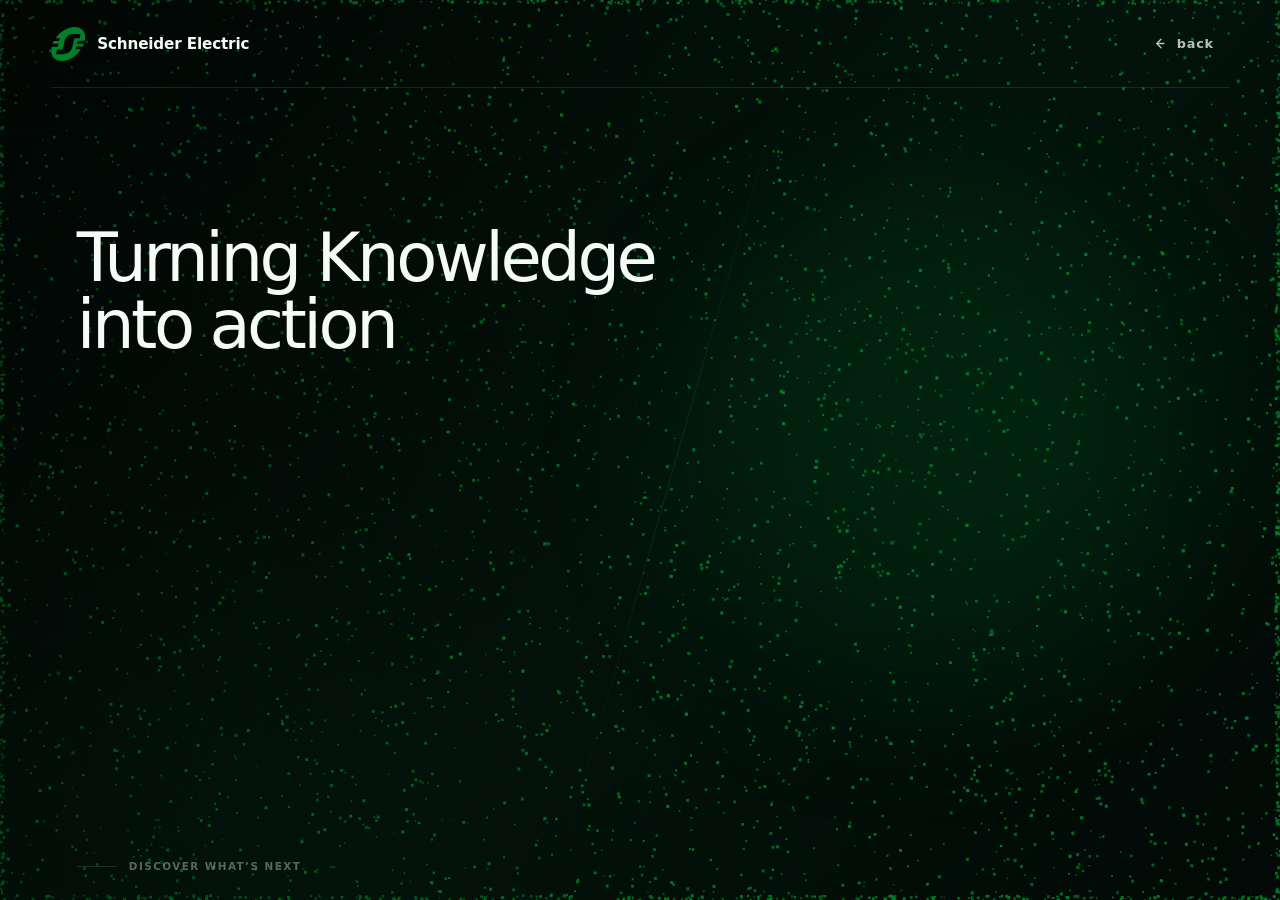
<file: index.html>
<!doctype html>
<html lang="en">
  <head>
    <meta charset="UTF-8" />
    <meta name="viewport" content="width=device-width, initial-scale=1.0" />
    <meta name="theme-color" content="#02120a" />
    <link rel="icon" type="image/svg+xml" href="./assets/schneider-logo-D09Sby6q.svg" />
    <meta
      name="description"
      content="Turning Knowledge into action."
    />
    <title>Schneider Electric | Turning Knowledge into action</title>
    <script type="module" crossorigin src="./assets/index-BRGD6KZu.js"></script>
    <link rel="stylesheet" crossorigin href="./assets/index-xsJImJVA.css">
  </head>
  <body>
    <div id="root"></div>
    <script  src="./gallery-data.js"></script>
  </body>
</html>
</file>
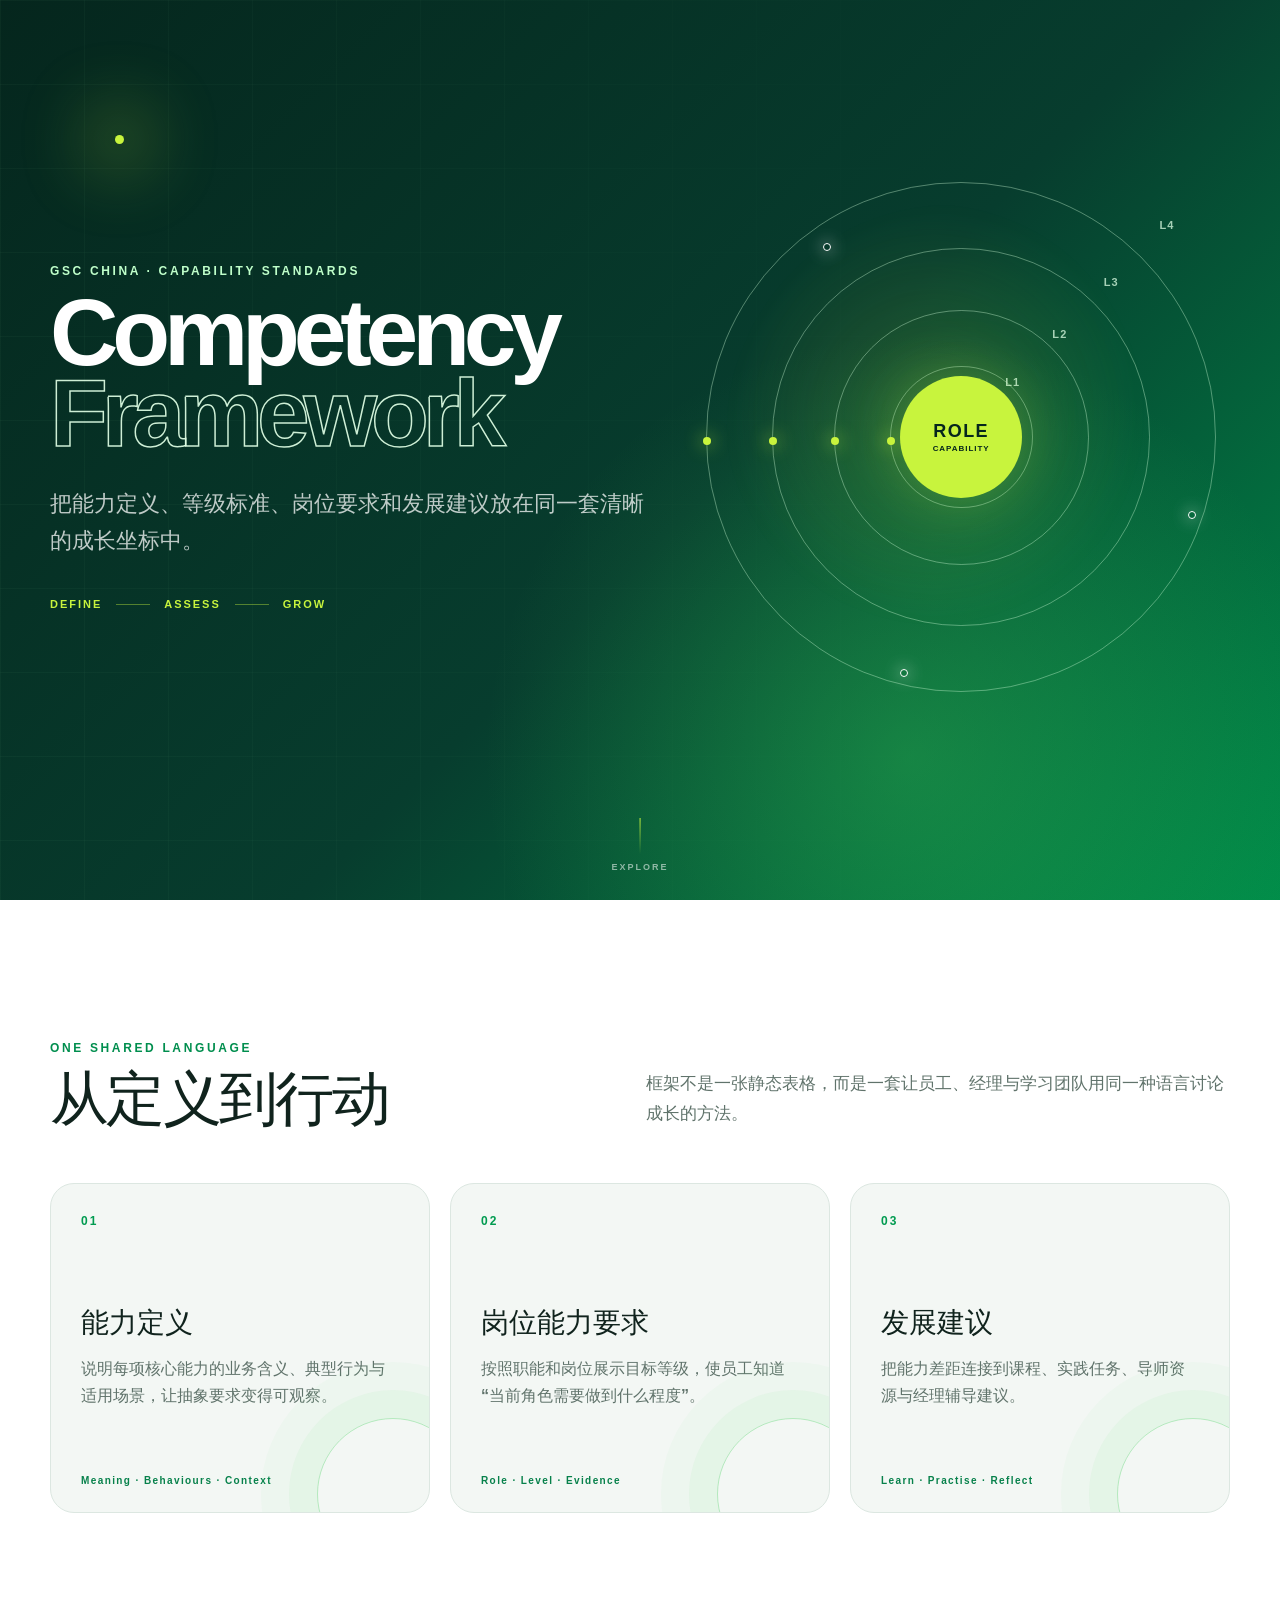
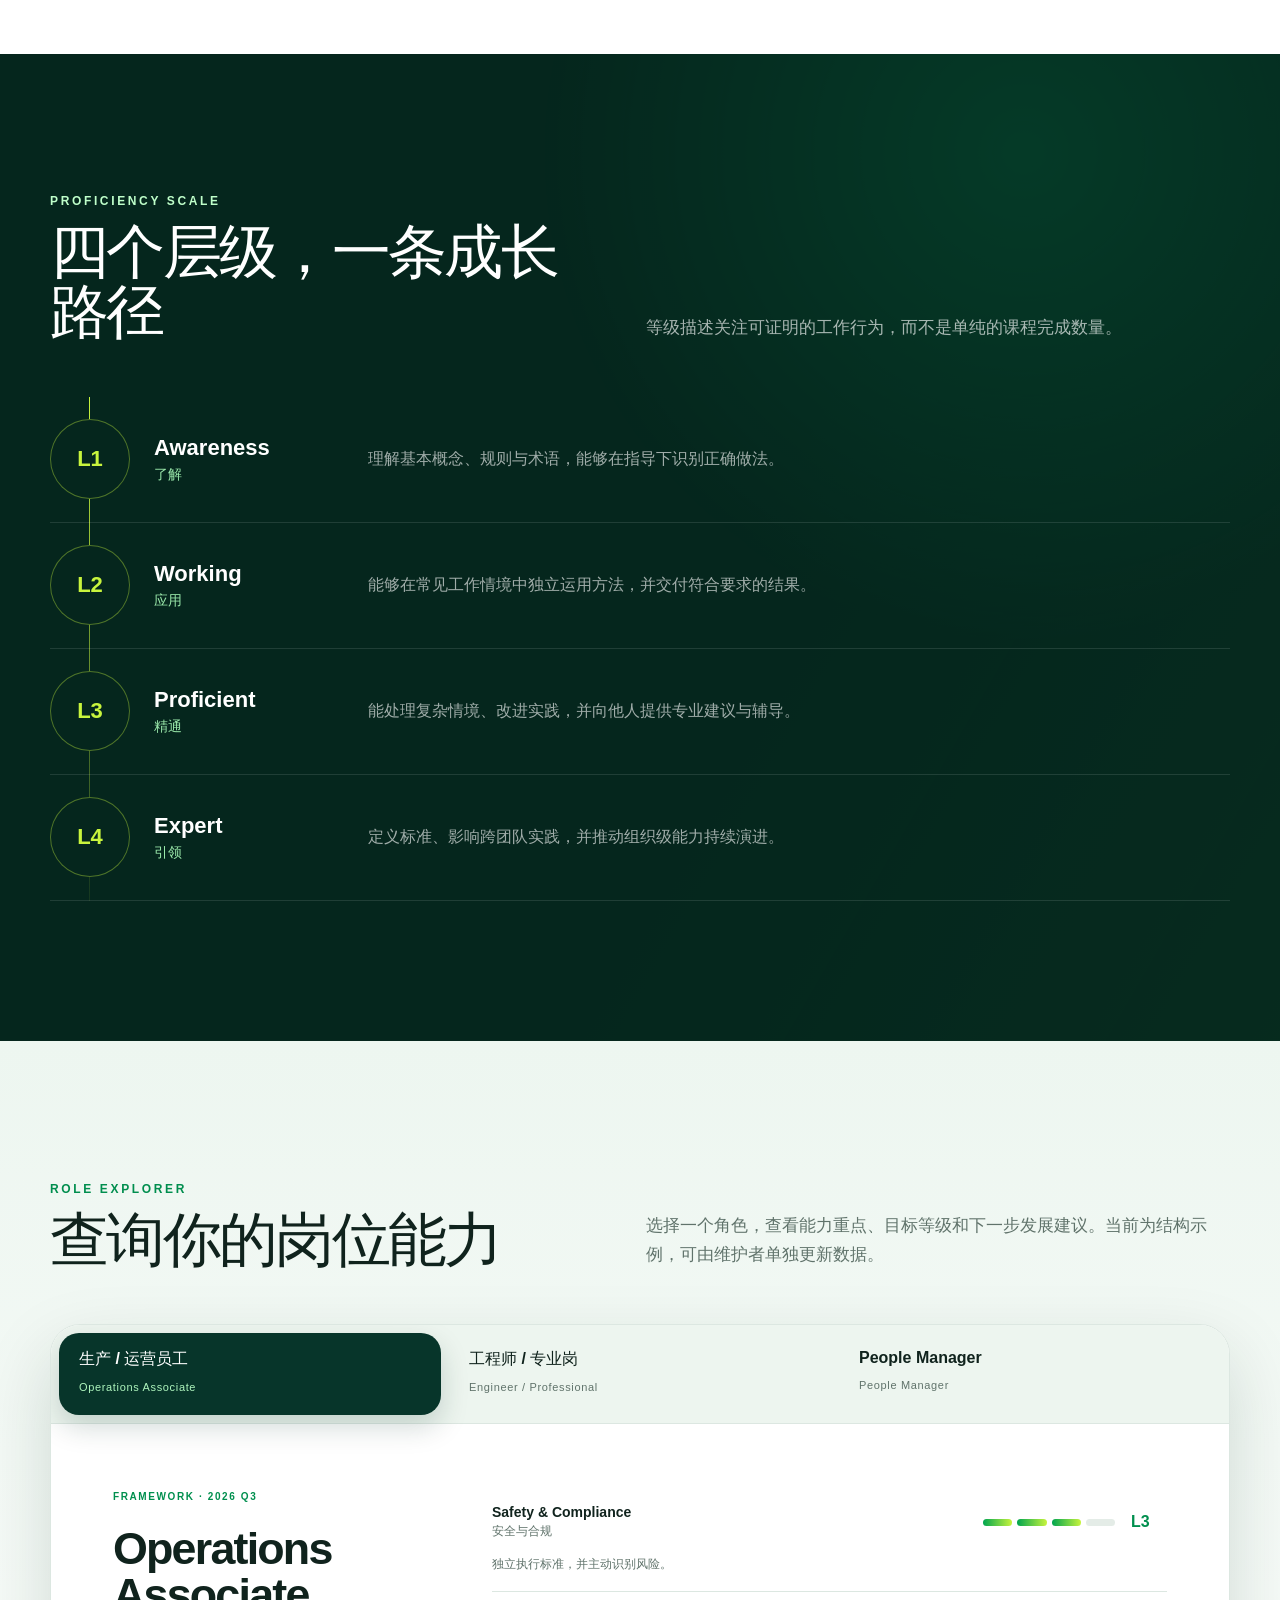
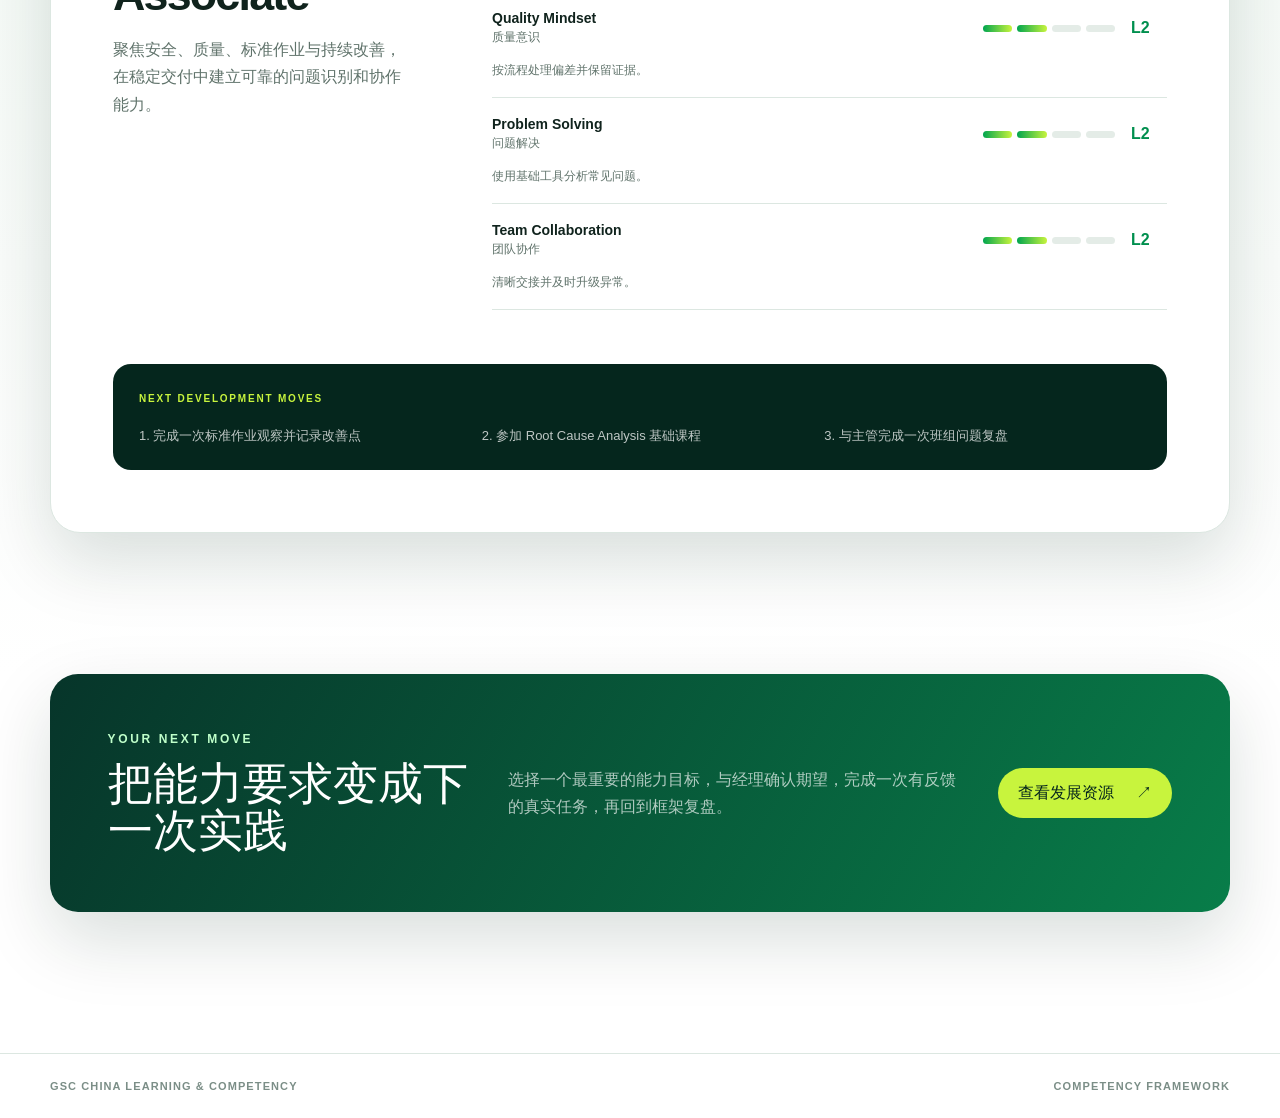
<file: competency_framework/index.html>
<!doctype html>
<html lang="zh-CN">
  <head>
    <meta charset="utf-8" />
    <meta name="viewport" content="width=device-width, initial-scale=1" />
    <meta name="description" content="GSC China Competency Framework" />
    <title>Competency Framework | GSC China Learning &amp; Competency</title>
    <link rel="stylesheet" href="./styles.css" />
    <script src="./content.js" defer></script>
    <script src="./app.js" defer></script>
  </head>
  <body>
    <a class="skip-link" href="#main-content">跳到主要内容</a>

    <main id="main-content">
      <!-- FIXED CONTENT: framework introduction and visual language. -->
      <section class="hero" aria-labelledby="page-title">
        <div class="hero__grid" aria-hidden="true"></div>
        <div class="hero__glow" aria-hidden="true"></div>
        <div class="page-shell hero__inner">
          <div class="hero__copy reveal-item is-visible">
            <p class="eyebrow">GSC CHINA · CAPABILITY STANDARDS</p>
            <h1 id="page-title">Competency<br /><span>Framework</span></h1>
            <p class="hero__lead">把能力定义、等级标准、岗位要求和发展建议放在同一套清晰的成长坐标中。</p>
            <div class="hero__legend" aria-label="能力框架构成">
              <span>DEFINE</span><i></i><span>ASSESS</span><i></i><span>GROW</span>
            </div>
          </div>

          <div class="capability-map reveal-item is-visible" aria-label="四级能力模型示意图">
            <div class="capability-map__halo"></div>
            <div class="capability-map__ring capability-map__ring--one"><span>L1</span></div>
            <div class="capability-map__ring capability-map__ring--two"><span>L2</span></div>
            <div class="capability-map__ring capability-map__ring--three"><span>L3</span></div>
            <div class="capability-map__ring capability-map__ring--four"><span>L4</span></div>
            <div class="capability-map__core"><strong>ROLE</strong><small>CAPABILITY</small></div>
            <span class="capability-map__node capability-map__node--a"></span>
            <span class="capability-map__node capability-map__node--b"></span>
            <span class="capability-map__node capability-map__node--c"></span>
          </div>
        </div>
        <a class="scroll-cue" href="#framework-pillars" aria-label="查看能力框架内容"><span></span>EXPLORE</a>
      </section>

      <section class="section section--paper" id="framework-pillars" aria-labelledby="pillars-title">
        <div class="page-shell">
          <header class="section-heading reveal-item">
            <div><p class="eyebrow eyebrow--green">ONE SHARED LANGUAGE</p><h2 id="pillars-title">从定义到行动</h2></div>
            <p>框架不是一张静态表格，而是一套让员工、经理与学习团队用同一种语言讨论成长的方法。</p>
          </header>
          <div class="pillar-grid">
            <article class="pillar-card tilt-card reveal-item">
              <span class="pillar-card__number">01</span><h3>能力定义</h3>
              <p>说明每项核心能力的业务含义、典型行为与适用场景，让抽象要求变得可观察。</p>
              <small>Meaning · Behaviours · Context</small>
            </article>
            <article class="pillar-card tilt-card reveal-item">
              <span class="pillar-card__number">02</span><h3>岗位能力要求</h3>
              <p>按照职能和岗位展示目标等级，使员工知道“当前角色需要做到什么程度”。</p>
              <small>Role · Level · Evidence</small>
            </article>
            <article class="pillar-card tilt-card reveal-item">
              <span class="pillar-card__number">03</span><h3>发展建议</h3>
              <p>把能力差距连接到课程、实践任务、导师资源与经理辅导建议。</p>
              <small>Learn · Practise · Reflect</small>
            </article>
          </div>
        </div>
      </section>

      <section class="section section--levels" aria-labelledby="levels-title">
        <div class="page-shell">
          <header class="section-heading section-heading--light reveal-item">
            <div><p class="eyebrow">PROFICIENCY SCALE</p><h2 id="levels-title">四个层级，一条成长路径</h2></div>
            <p>等级描述关注可证明的工作行为，而不是单纯的课程完成数量。</p>
          </header>
          <div class="level-track">
            <article class="level-card reveal-item"><span>L1</span><div><strong>Awareness</strong><b>了解</b></div><p>理解基本概念、规则与术语，能够在指导下识别正确做法。</p></article>
            <article class="level-card reveal-item"><span>L2</span><div><strong>Working</strong><b>应用</b></div><p>能够在常见工作情境中独立运用方法，并交付符合要求的结果。</p></article>
            <article class="level-card reveal-item"><span>L3</span><div><strong>Proficient</strong><b>精通</b></div><p>能处理复杂情境、改进实践，并向他人提供专业建议与辅导。</p></article>
            <article class="level-card reveal-item"><span>L4</span><div><strong>Expert</strong><b>引领</b></div><p>定义标准、影响跨团队实践，并推动组织级能力持续演进。</p></article>
          </div>
        </div>
      </section>

      <!-- UPDATE CONTENT: maintain role data only in content.js. -->
      <section class="section section--explorer" id="role-explorer" aria-labelledby="explorer-title" data-maintenance-zone="content.js: roles">
        <div class="page-shell">
          <header class="section-heading reveal-item">
            <div><p class="eyebrow eyebrow--green">ROLE EXPLORER</p><h2 id="explorer-title">查询你的岗位能力</h2></div>
            <p>选择一个角色，查看能力重点、目标等级和下一步发展建议。当前为结构示例，可由维护者单独更新数据。</p>
          </header>

          <div class="role-explorer reveal-item">
            <div class="role-tabs" role="tablist" aria-label="选择岗位" data-role-tabs></div>
            <article class="role-panel" data-role-panel aria-live="polite"></article>
          </div>
        </div>
      </section>

      <section class="section section--closing" aria-labelledby="closing-title">
        <div class="page-shell closing-card reveal-item">
          <div><p class="eyebrow">YOUR NEXT MOVE</p><h2 id="closing-title">把能力要求变成下一次实践</h2></div>
          <p>选择一个最重要的能力目标，与经理确认期望，完成一次有反馈的真实任务，再回到框架复盘。</p>
          <a class="action-link" href="#" data-action-link data-action-key="developmentUrl">查看发展资源 <span>↗</span></a>
        </div>
      </section>
    </main>

    <footer class="page-footer"><span>GSC China Learning &amp; Competency</span><span>Competency Framework</span></footer>
    <div class="toast" role="status" aria-live="polite" data-toast></div>
  </body>
</html>
</file>
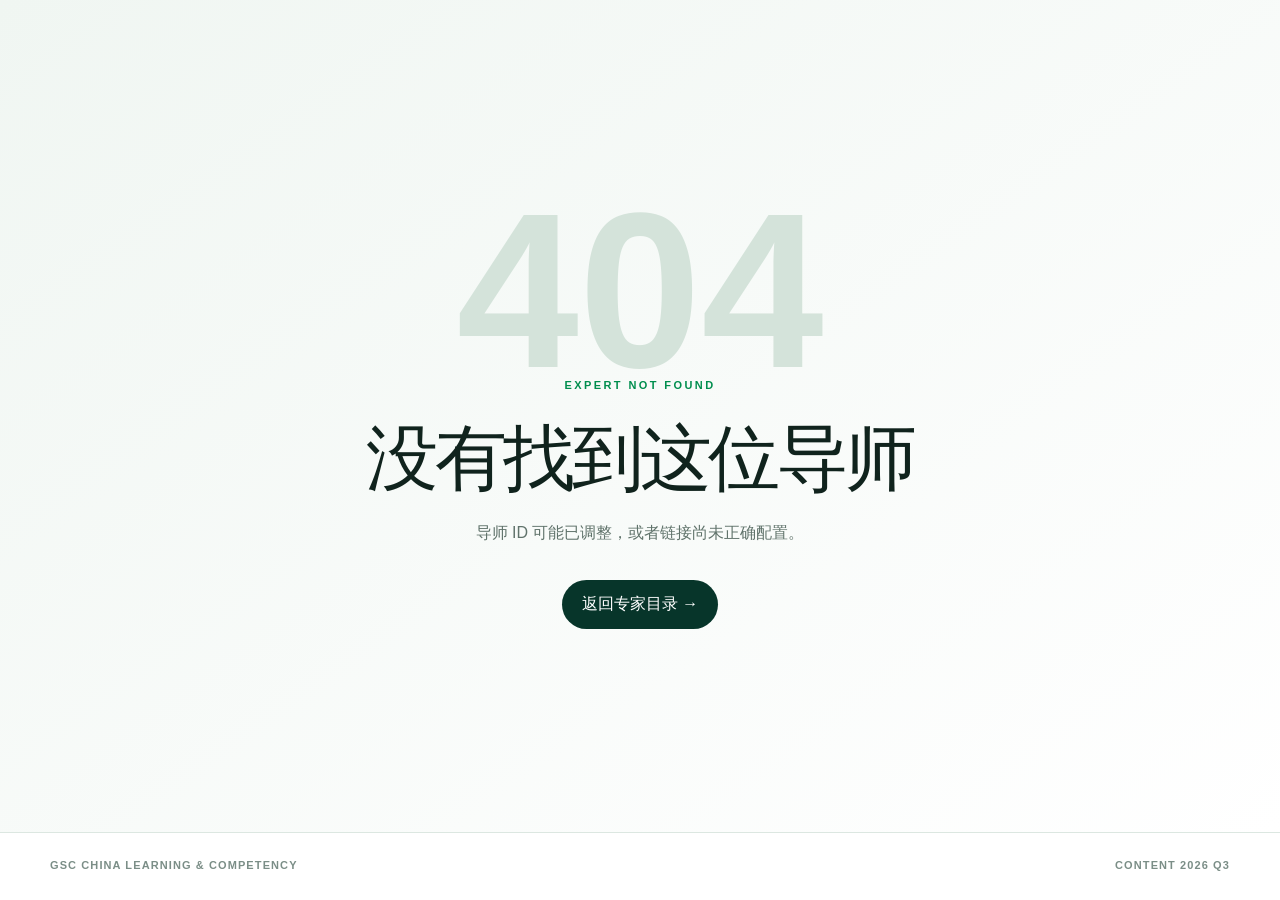
<file: expert_profile/index.html>
<!doctype html>
<html lang="zh-CN">
  <head>
    <meta charset="utf-8" />
    <meta name="viewport" content="width=device-width, initial-scale=1" />
    <meta name="description" content="GSC China internal expert profile and course library" />
    <title>Expert Courses | GSC China</title>
    <link rel="stylesheet" href="./styles.css" />
    <!-- 所有导师和课程数据只维护这一份文件。 -->
    <script src="../experts_trainers/content.js" defer></script>
    <script src="./app.js" defer></script>
  </head>
  <body>
    <a class="skip-link" href="#main-content">跳到主要内容</a>

    <main id="main-content">
      <div class="profile-page" data-profile-page hidden>
        <section class="profile-hero" aria-labelledby="profile-name">
          <div class="profile-hero__grid" aria-hidden="true"></div>
          <div class="profile-hero__orb" aria-hidden="true"></div>
          <div class="page-shell">
            <a class="back-link" href="../experts_trainers/#expert-directory" target="_self">
              <span aria-hidden="true">←</span> 返回专家目录
            </a>

            <div class="profile-hero__layout">
              <div class="profile-identity reveal-item is-visible">
                <div class="profile-portrait" aria-hidden="true">
                  <span data-profile-initials></span>
                  <i></i>
                  <small>INTERNAL<br />VOICE</small>
                </div>
                <div class="profile-signal" aria-hidden="true"><i></i><i></i><i></i></div>
              </div>

              <div class="profile-copy reveal-item is-visible">
                <p class="eyebrow" data-profile-topic></p>
                <h1 id="profile-name" data-profile-name></h1>
                <p class="profile-role" data-profile-role></p>
                <blockquote data-profile-statement></blockquote>
                <p class="profile-bio" data-profile-bio></p>
                <div class="expertise-list" data-profile-expertise aria-label="专业领域"></div>
              </div>
            </div>

            <div class="profile-facts reveal-item is-visible" data-profile-facts></div>
          </div>
        </section>

        <section class="course-library" aria-labelledby="course-library-title">
          <div class="page-shell">
            <header class="section-heading reveal-item">
              <div>
                <p class="eyebrow eyebrow--green">LEARN FROM THIS EXPERT</p>
                <h2 id="course-library-title">导师课程</h2>
              </div>
              <p><strong data-course-count></strong> 门当前可展示课程。视频由公司 SharePoint 或 Microsoft Stream 托管，点击课程入口后打开对应视频页面。</p>
            </header>
            <div class="course-grid" data-expert-courses></div>
          </div>
        </section>

        <section class="profile-contact" aria-labelledby="contact-title">
          <div class="page-shell contact-card reveal-item">
            <div>
              <p class="eyebrow">CONNECT THE KNOWLEDGE</p>
              <h2 id="contact-title">需要进一步交流？</h2>
              <p>如果课程没有覆盖你的具体问题，可以通过公司批准的预约入口联系导师。</p>
            </div>
            <a href="#" data-contact-link>联系 / 预约 <span aria-hidden="true">↗</span></a>
          </div>
        </section>
      </div>

      <section class="profile-error" data-profile-error hidden aria-labelledby="error-title">
        <div>
          <span>404</span>
          <p class="eyebrow eyebrow--green">EXPERT NOT FOUND</p>
          <h1 id="error-title">没有找到这位导师</h1>
          <p>导师 ID 可能已调整，或者链接尚未正确配置。</p>
          <a href="../experts_trainers/#expert-directory" target="_self">返回专家目录 →</a>
        </div>
      </section>
    </main>

    <footer class="page-footer"><span>GSC China Learning &amp; Competency</span><span data-data-version></span></footer>
    <div class="toast" role="status" aria-live="polite" data-toast></div>
  </body>
</html>
</file>
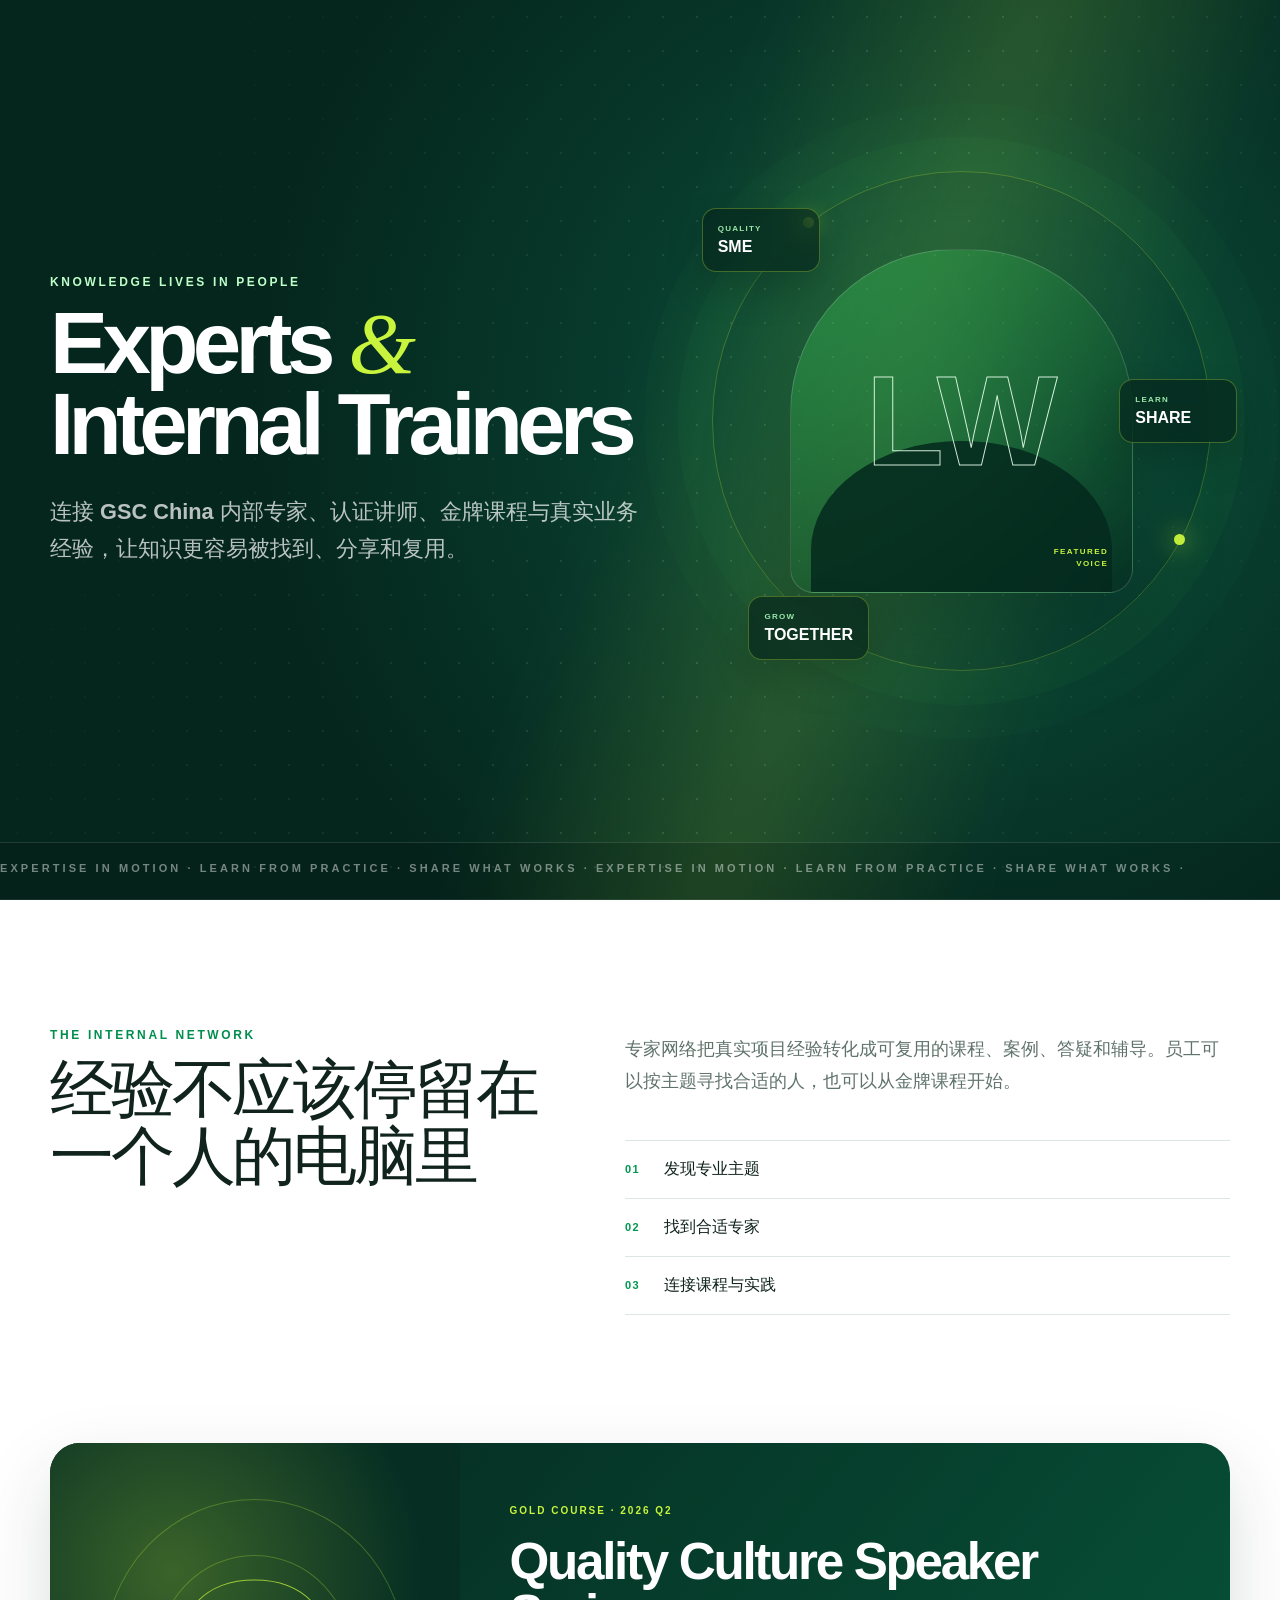
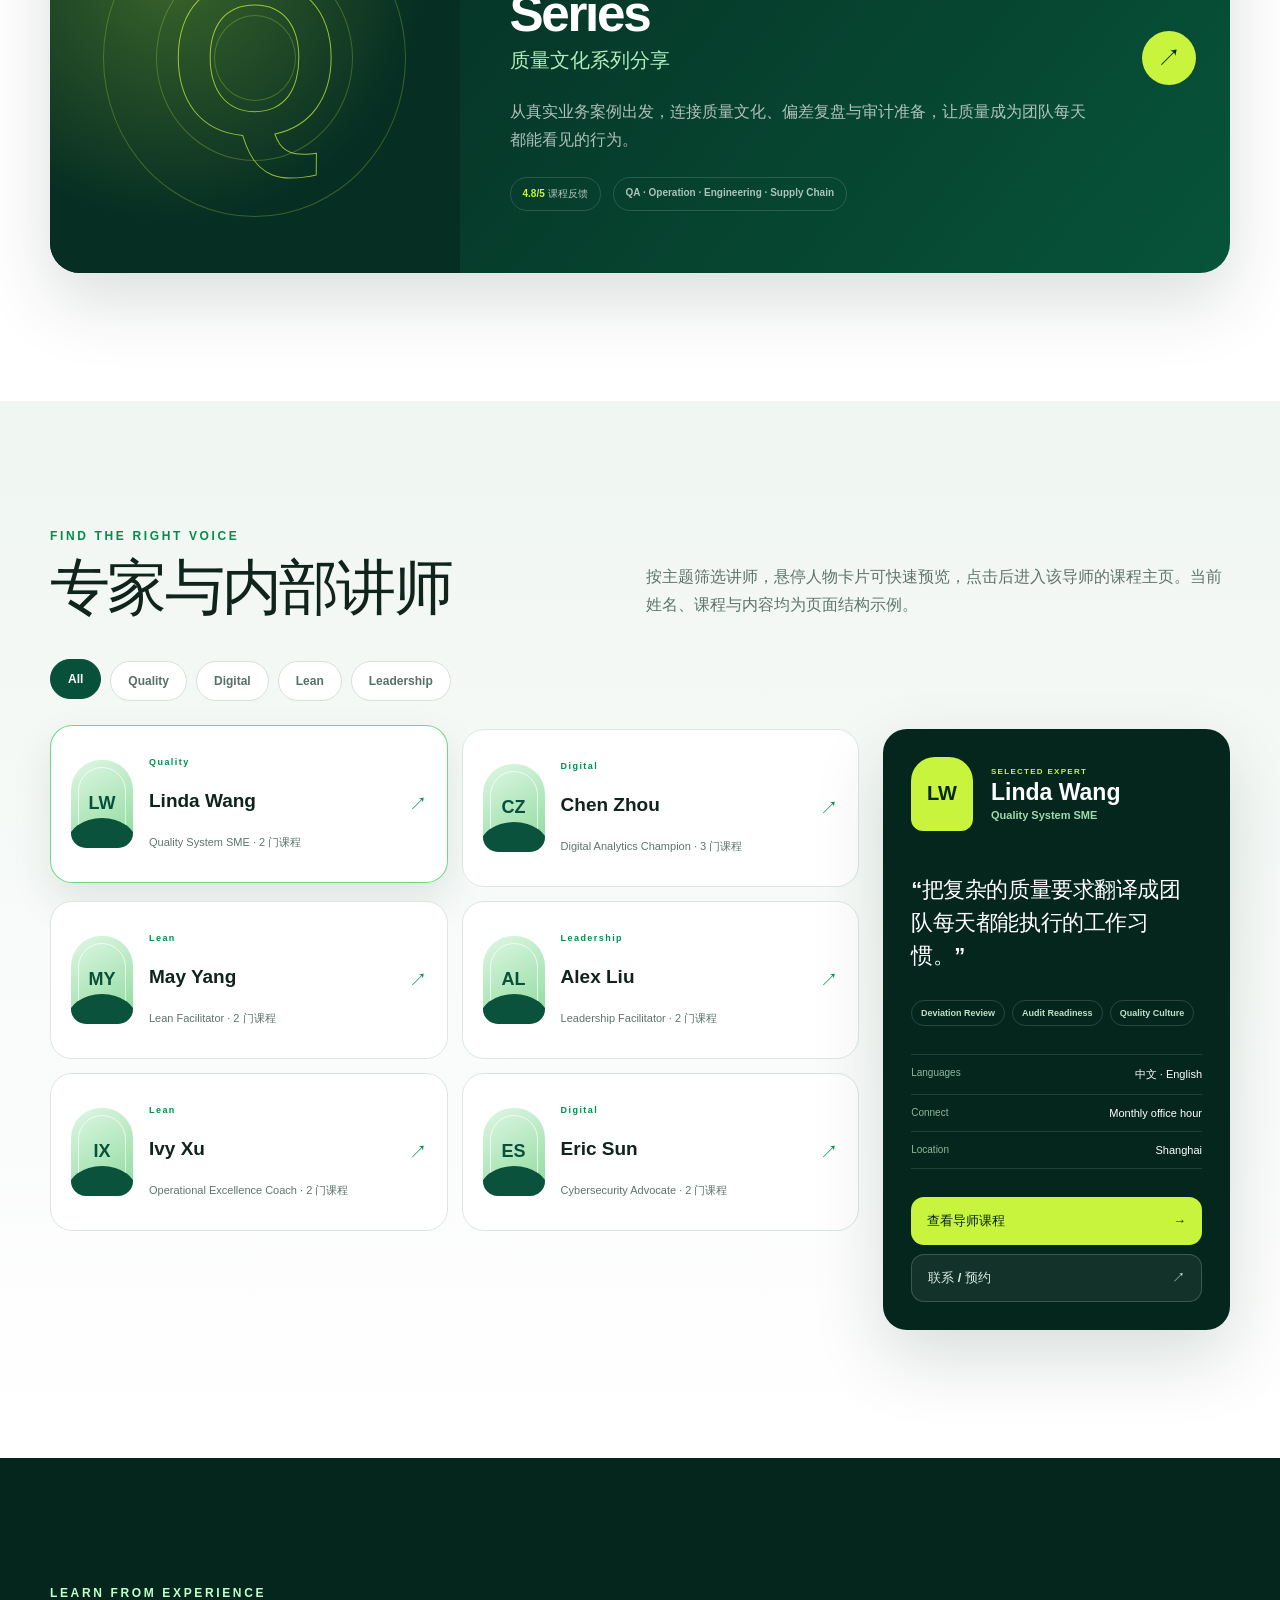
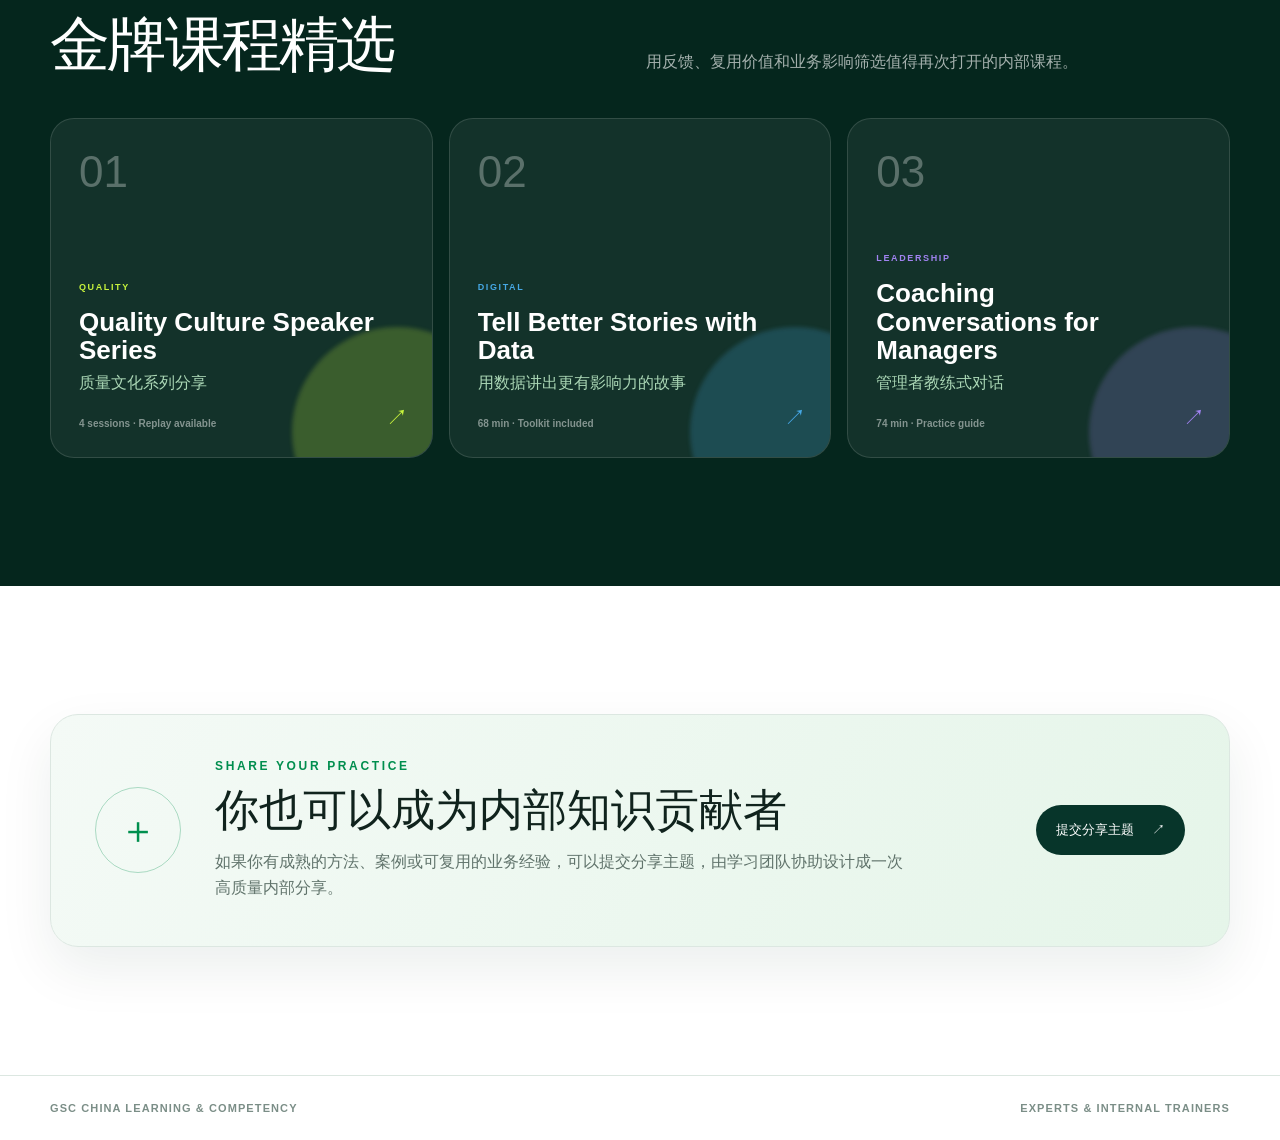
<file: experts_trainers/index.html>
<!doctype html>
<html lang="zh-CN">
  <head>
    <meta charset="utf-8" />
    <meta name="viewport" content="width=device-width, initial-scale=1" />
    <meta name="description" content="GSC China Experts and Internal Trainers" />
    <title>Experts &amp; Internal Trainers | GSC China</title>
    <link rel="stylesheet" href="./styles.css" />
    <script src="./content.js" defer></script>
    <script src="./app.js" defer></script>
  </head>
  <body>
    <a class="skip-link" href="#main-content">跳到主要内容</a>

    <main id="main-content">
      <!-- FIXED CONTENT: page positioning and network introduction. -->
      <section class="hero" aria-labelledby="page-title">
        <div class="hero__noise" aria-hidden="true"></div>
        <div class="hero__beam" aria-hidden="true"></div>
        <div class="page-shell hero__inner">
          <div class="hero__copy reveal-item is-visible">
            <p class="eyebrow">KNOWLEDGE LIVES IN PEOPLE</p>
            <h1 id="page-title">Experts <i>&amp;</i><br />Internal Trainers</h1>
            <p>连接 GSC China 内部专家、认证讲师、金牌课程与真实业务经验，让知识更容易被找到、分享和复用。</p>
          </div>
          <div class="hero-stage reveal-item is-visible" aria-hidden="true">
            <div class="hero-stage__ring"></div>
            <div class="hero-stage__portrait"><span data-hero-initials>LW</span><small>FEATURED<br />VOICE</small></div>
            <div class="hero-stage__card hero-stage__card--one"><span>QUALITY</span><strong>SME</strong></div>
            <div class="hero-stage__card hero-stage__card--two"><span>LEARN</span><strong>SHARE</strong></div>
            <div class="hero-stage__card hero-stage__card--three"><span>GROW</span><strong>TOGETHER</strong></div>
          </div>
        </div>
        <div class="hero-ticker" aria-hidden="true"><div>EXPERTISE IN MOTION · LEARN FROM PRACTICE · SHARE WHAT WORKS · EXPERTISE IN MOTION · LEARN FROM PRACTICE · SHARE WHAT WORKS ·</div></div>
      </section>

      <section class="section section--intro" aria-labelledby="network-title">
        <div class="page-shell intro-layout">
          <div class="intro-title reveal-item"><p class="eyebrow eyebrow--green">THE INTERNAL NETWORK</p><h2 id="network-title">经验不应该停留在一个人的电脑里</h2></div>
          <div class="intro-copy reveal-item">
            <p>专家网络把真实项目经验转化成可复用的课程、案例、答疑和辅导。员工可以按主题寻找合适的人，也可以从金牌课程开始。</p>
            <div class="intro-steps">
              <span><b>01</b>发现专业主题</span><span><b>02</b>找到合适专家</span><span><b>03</b>连接课程与实践</span>
            </div>
          </div>
        </div>
      </section>

      <!-- UPDATE CONTENT: featured course comes from content.js. -->
      <section class="section section--featured" aria-labelledby="featured-title" data-maintenance-zone="content.js: featuredCourse">
        <div class="page-shell">
          <article class="featured-course reveal-item" data-featured-course></article>
        </div>
      </section>

      <!-- UPDATE CONTENT: trainer roster comes from content.js. -->
      <section class="section section--directory" id="expert-directory" aria-labelledby="directory-title" data-maintenance-zone="content.js: experts">
        <div class="page-shell">
          <header class="section-heading reveal-item">
            <div><p class="eyebrow eyebrow--green">FIND THE RIGHT VOICE</p><h2 id="directory-title">专家与内部讲师</h2></div>
            <p>按主题筛选讲师，悬停人物卡片可快速预览，点击后进入该导师的课程主页。当前姓名、课程与内容均为页面结构示例。</p>
          </header>
          <div class="filter-row reveal-item" role="group" aria-label="按专业主题筛选" data-topic-filters></div>
          <div class="directory-layout">
            <div class="expert-grid" data-expert-grid aria-live="polite"></div>
            <aside class="expert-spotlight reveal-item" data-expert-spotlight aria-live="polite"></aside>
          </div>
        </div>
      </section>

      <!-- UPDATE CONTENT: course cards come from content.js. -->
      <section class="section section--courses" aria-labelledby="courses-title" data-maintenance-zone="content.js: courses">
        <div class="page-shell">
          <header class="section-heading section-heading--light reveal-item">
            <div><p class="eyebrow">LEARN FROM EXPERIENCE</p><h2 id="courses-title">金牌课程精选</h2></div>
            <p>用反馈、复用价值和业务影响筛选值得再次打开的内部课程。</p>
          </header>
          <div class="course-rail" data-course-rail></div>
        </div>
      </section>

      <section class="section section--contribute" aria-labelledby="contribute-title">
        <div class="page-shell contribute-card reveal-item">
          <span class="contribute-card__mark" aria-hidden="true">＋</span>
          <div><p class="eyebrow eyebrow--green">SHARE YOUR PRACTICE</p><h2 id="contribute-title">你也可以成为内部知识贡献者</h2><p>如果你有成熟的方法、案例或可复用的业务经验，可以提交分享主题，由学习团队协助设计成一次高质量内部分享。</p></div>
          <a href="#" data-action-key="contributeUrl">提交分享主题 <span>↗</span></a>
        </div>
      </section>
    </main>

    <footer class="page-footer"><span>GSC China Learning &amp; Competency</span><span>Experts &amp; Internal Trainers</span></footer>
    <div class="toast" role="status" aria-live="polite" data-toast></div>
  </body>
</html>
</file>
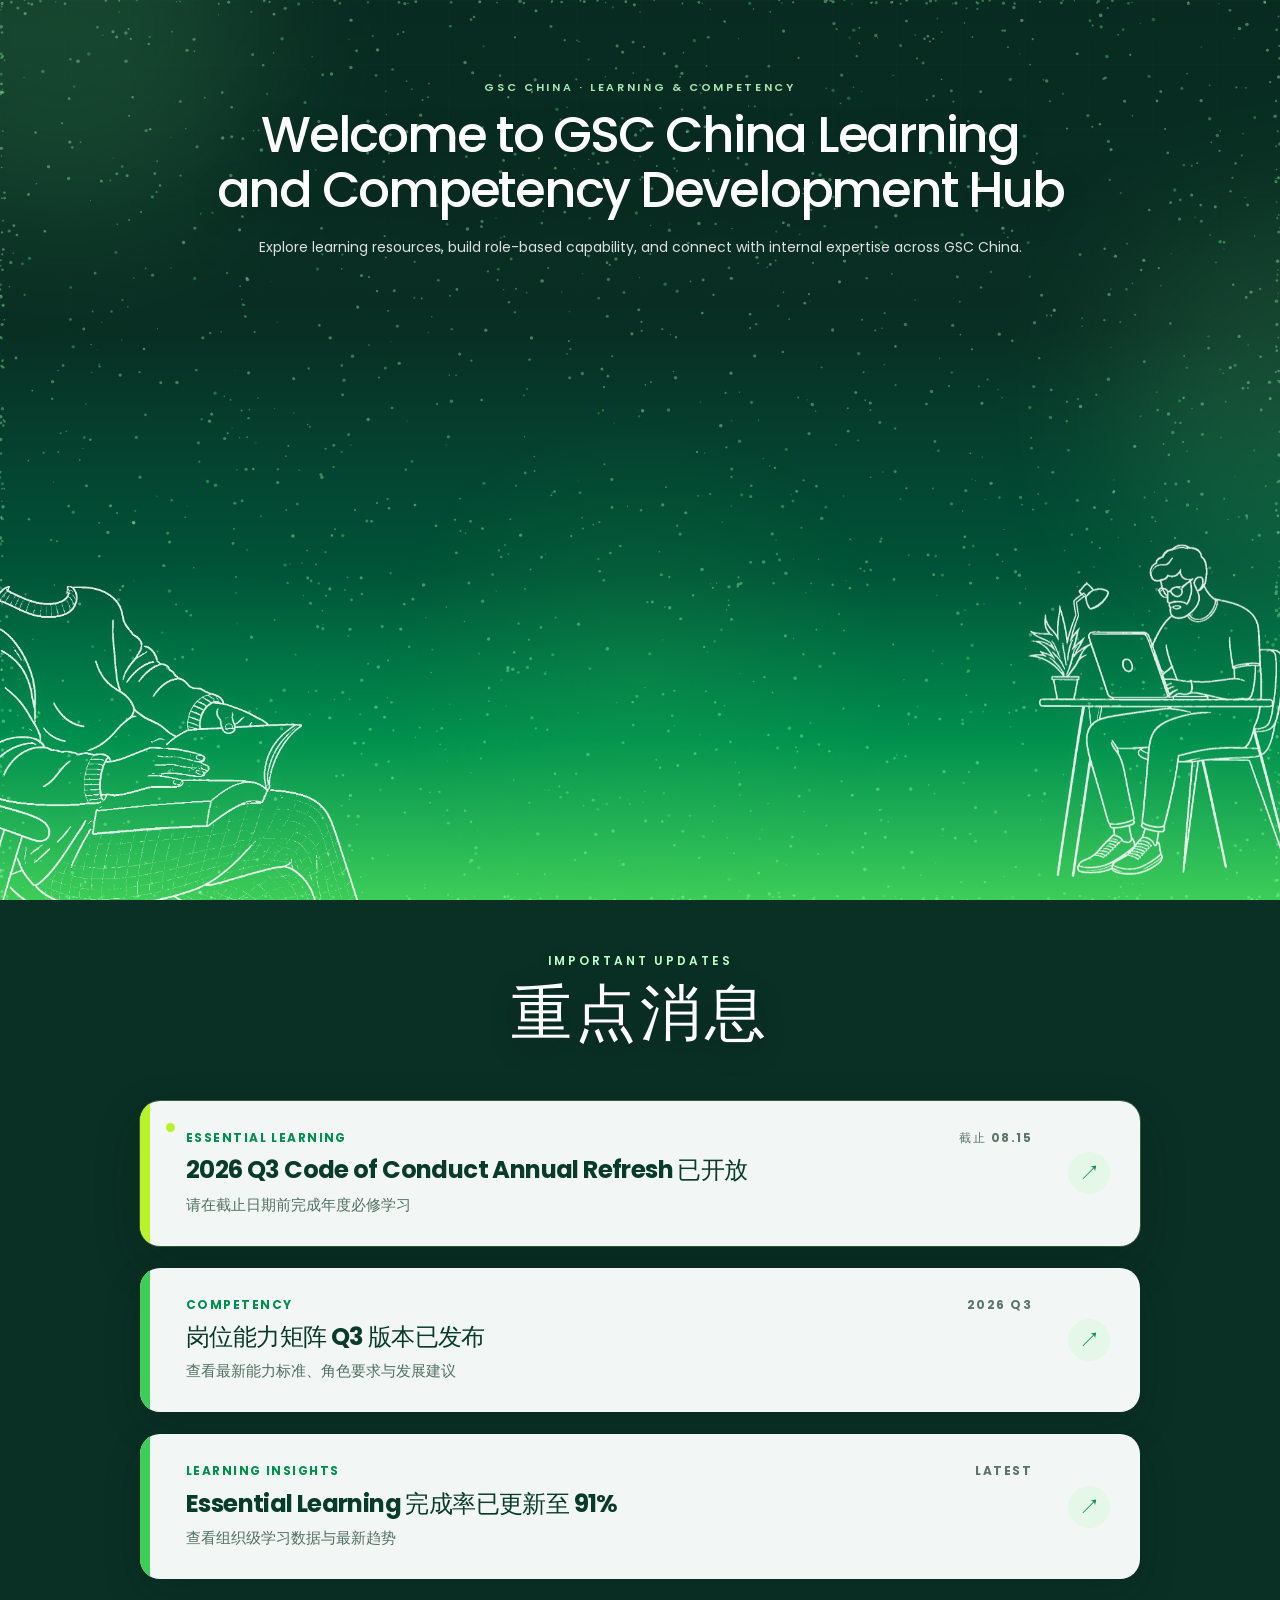
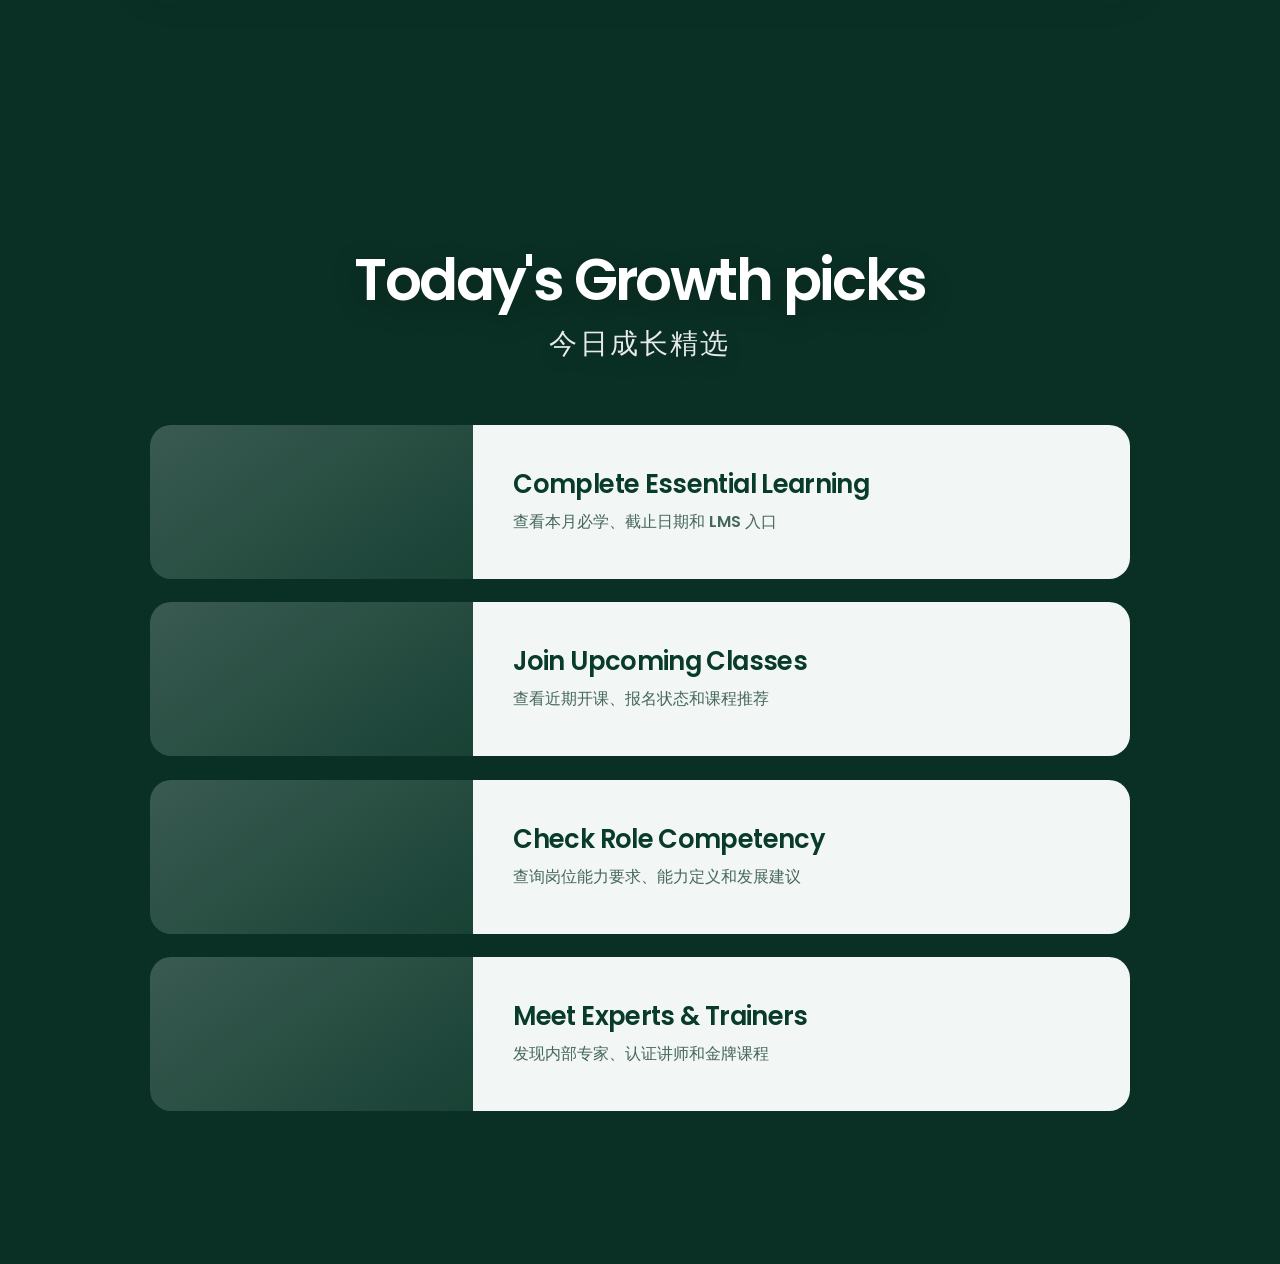
<file: head_section/index.html>
<!doctype html>
<html lang="zh-CN">
  <head>
    <meta charset="UTF-8" />
    <meta name="viewport" content="width=device-width, initial-scale=1.0" />
    <meta
      name="description"
      content="GSC China Learning and Competency Development Hub"
    />
    <meta name="theme-color" content="#0a2f24" />
    <link rel="icon" type="image/svg+xml" href="./assets/schneider-logo-D09Sby6q.svg" />
    <title>GSC China Learning Hub</title>
    <script type="module" crossorigin src="./assets/index-BZFlhtF8.js"></script>
    <script type="module" src="./assets/hero-illustrations.js"></script>
    <script type="module" src="./assets/sharepoint-navigation.js"></script>
    <script type="module" src="./assets/growth-picks.js"></script>
    <link rel="stylesheet" crossorigin href="./assets/index-I23fLwK-.css">
    <link rel="stylesheet" href="./assets/hero-illustrations.css">
    <link rel="stylesheet" href="./assets/growth-picks.css">
    <link rel="stylesheet" href="./assets/important-updates.css">
  </head>
  <body>
    <div id="root"></div>

    <section
      class="updates-section"
      id="important-updates"
      aria-labelledby="important-updates-title"
      data-scroll-reveal="updates"
    >
      <div class="updates-section__inner">
        <header class="updates-heading updates-reveal">
          <p>Important updates</p>
          <h2 id="important-updates-title" lang="zh-CN">重点消息</h2>
        </header>

        <div class="updates-list" aria-label="Important learning updates">
          <a
            class="update-card update-card--urgent updates-reveal"
            href="#important-updates"
            data-sharepoint-route="essentialLearning"
            style="--reveal-delay: 100ms"
          >
            <span class="update-card__status" aria-hidden="true">
              <span class="update-card__pulse"></span>
            </span>
            <span class="update-card__content">
              <span class="update-card__meta">
                <span class="update-card__category">Essential Learning</span>
                <span class="update-card__deadline" lang="zh-CN">截止 08.15</span>
              </span>
              <strong>2026 Q3 Code of Conduct Annual Refresh 已开放</strong>
              <span class="update-card__summary" lang="zh-CN">请在截止日期前完成年度必修学习</span>
            </span>
            <span class="update-card__arrow" aria-hidden="true">↗</span>
          </a>

          <a
            class="update-card updates-reveal"
            href="#important-updates"
            data-sharepoint-route="competencyFramework"
            style="--reveal-delay: 200ms"
          >
            <span class="update-card__status" aria-hidden="true"></span>
            <span class="update-card__content">
              <span class="update-card__meta">
                <span class="update-card__category">Competency</span>
                <span class="update-card__deadline">2026 Q3</span>
              </span>
              <strong lang="zh-CN">岗位能力矩阵 Q3 版本已发布</strong>
              <span class="update-card__summary" lang="zh-CN">查看最新能力标准、角色要求与发展建议</span>
            </span>
            <span class="update-card__arrow" aria-hidden="true">↗</span>
          </a>

          <a
            class="update-card updates-reveal"
            href="#important-updates"
            data-sharepoint-route="learningInsights"
            style="--reveal-delay: 300ms"
          >
            <span class="update-card__status" aria-hidden="true"></span>
            <span class="update-card__content">
              <span class="update-card__meta">
                <span class="update-card__category">Learning Insights</span>
                <span class="update-card__deadline">Latest</span>
              </span>
              <strong>Essential Learning 完成率已更新至 91%</strong>
              <span class="update-card__summary" lang="zh-CN">查看组织级学习数据与最新趋势</span>
            </span>
            <span class="update-card__arrow" aria-hidden="true">↗</span>
          </a>
        </div>
      </div>
    </section>

    <section class="growth-section" id="growth-picks" aria-labelledby="growth-picks-title">
      <div class="growth-section__inner">
        <header class="growth-heading growth-reveal">
          <h2 id="growth-picks-title">Today's Growth picks</h2>
          <p lang="zh-CN">今日成长精选</p>
        </header>

        <div class="growth-list" aria-label="Learning and competency resources">
          <a
            class="growth-card growth-reveal"
            id="essential-learning"
            href="#growth-picks"
            data-sharepoint-route="essentialLearning"
            style="--reveal-delay: 100ms"
          >
            <!-- Replace the empty media span with an image when artwork is ready. -->
            <span class="growth-card__media" aria-hidden="true"></span>
            <span class="growth-card__copy">
              <span class="growth-card__english">Complete Essential Learning</span>
              <span class="growth-card__chinese" lang="zh-CN">查看本月必学、截止日期和 LMS 入口</span>
            </span>
          </a>

          <a
            class="growth-card growth-reveal"
            id="upcoming-classes"
            href="#growth-picks"
            data-sharepoint-route="upcomingClasses"
            style="--reveal-delay: 190ms"
          >
            <!-- Replace the empty media span with an image when artwork is ready. -->
            <span class="growth-card__media" aria-hidden="true"></span>
            <span class="growth-card__copy">
              <span class="growth-card__english">Join Upcoming Classes</span>
              <span class="growth-card__chinese" lang="zh-CN">查看近期开课、报名状态和课程推荐</span>
            </span>
          </a>

          <a
            class="growth-card growth-reveal"
            id="role-competency"
            href="#growth-picks"
            data-sharepoint-route="competencyFramework"
            style="--reveal-delay: 280ms"
          >
            <!-- Replace the empty media span with an image when artwork is ready. -->
            <span class="growth-card__media" aria-hidden="true"></span>
            <span class="growth-card__copy">
              <span class="growth-card__english">Check Role Competency</span>
              <span class="growth-card__chinese" lang="zh-CN">查询岗位能力要求、能力定义和发展建议</span>
            </span>
          </a>

          <a
            class="growth-card growth-reveal"
            id="experts-trainers"
            href="#growth-picks"
            data-sharepoint-route="expertsTrainers"
            style="--reveal-delay: 370ms"
          >
            <!-- Replace the empty media span with an image when artwork is ready. -->
            <span class="growth-card__media" aria-hidden="true"></span>
            <span class="growth-card__copy">
              <span class="growth-card__english">Meet Experts &amp; Trainers</span>
              <span class="growth-card__chinese" lang="zh-CN">发现内部专家、认证讲师和金牌课程</span>
            </span>
          </a>
        </div>
      </div>
    </section>
  </body>
</html>
</file>
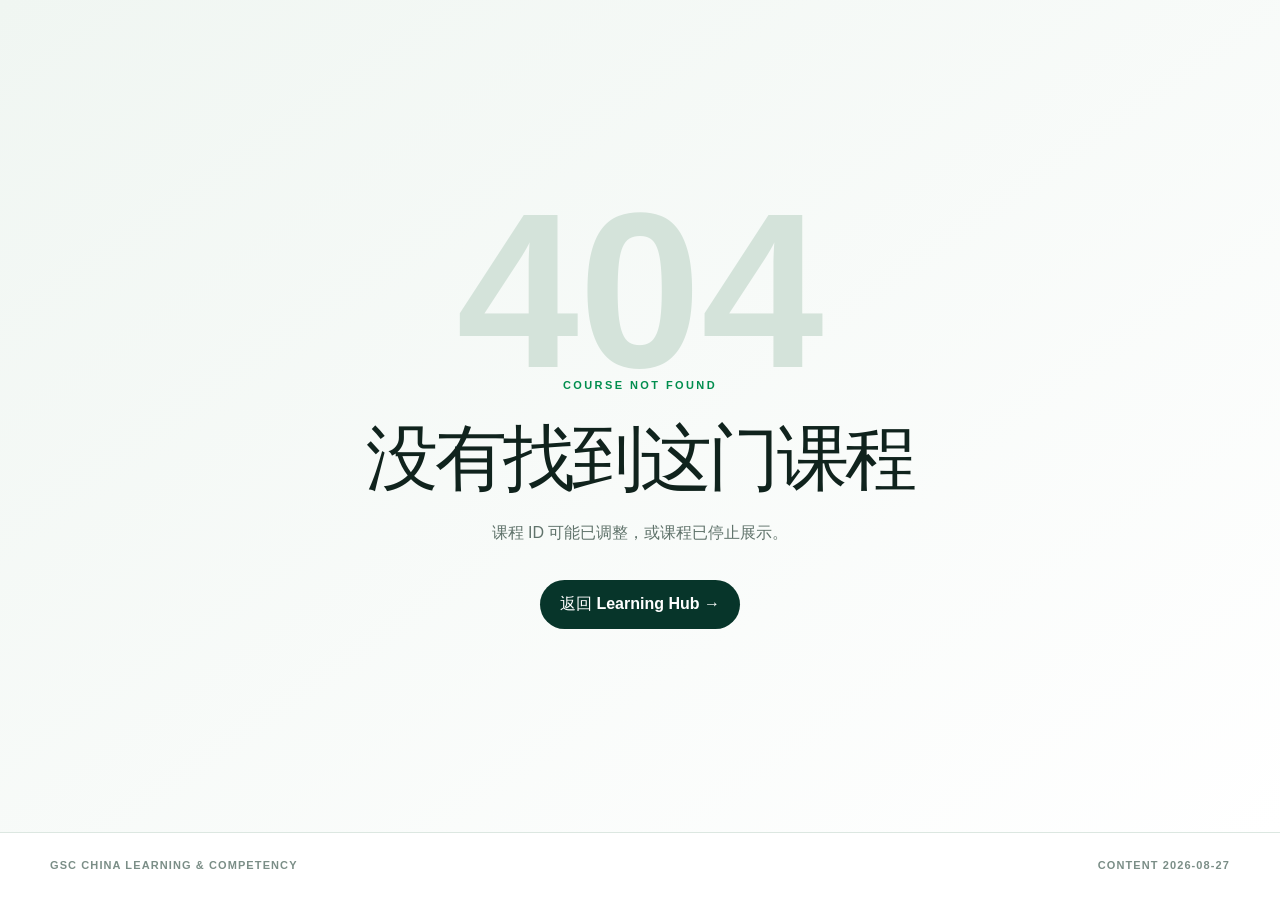
<file: learning_course/index.html>
<!doctype html>
<html lang="zh-CN">
  <head>
    <meta charset="utf-8" />
    <meta name="viewport" content="width=device-width, initial-scale=1" />
    <meta name="description" content="GSC China Learning Hub course details" />
    <title>Course Details | GSC China</title>
    <link rel="stylesheet" href="./styles.css" />
    <script src="../learning_hub/content.js" defer></script>
    <script src="./app.js" defer></script>
  </head>
  <body>
    <a class="skip-link" href="#main-content">跳到主要内容</a>
    <main id="main-content">
      <div data-course-page hidden>
        <section class="course-hero" aria-labelledby="course-title">
          <div class="course-hero__grid" aria-hidden="true"></div>
          <div class="course-hero__orbit" aria-hidden="true"></div>
          <div class="page-shell">
            <a class="back-link" href="../learning_hub/" target="_self" data-back-link><span aria-hidden="true">←</span> 返回 Learning Hub</a>
            <div class="course-hero__layout">
              <div class="course-hero__copy reveal-item is-visible">
                <div class="course-kicker"><span data-course-type></span><i data-recommended-badge hidden>RECOMMENDED</i></div>
                <h1 id="course-title" data-course-title></h1>
                <p class="course-title-zh" data-course-title-zh></p>
                <p class="course-summary" data-course-summary></p>
              </div>
              <div class="course-signal-card reveal-item is-visible">
                <span class="course-signal-card__topic" data-course-topic></span>
                <div class="course-signal-card__date"><strong data-date-primary></strong><small data-date-secondary></small></div>
                <div class="course-signal-card__status"><small>STATUS</small><strong data-course-status></strong></div>
                <div class="seat-meter" data-seat-meter>
                  <div><small>SEAT AVAILABILITY</small><strong data-seat-label></strong></div>
                  <span><i data-seat-progress></i></span>
                </div>
              </div>
            </div>
            <div class="hero-facts reveal-item is-visible" data-hero-facts></div>
          </div>
        </section>

        <section class="course-body" aria-labelledby="overview-title">
          <div class="page-shell course-body__layout">
            <article class="course-overview reveal-item">
              <p class="eyebrow eyebrow--green">COURSE OVERVIEW</p>
              <h2 id="overview-title">课程介绍</h2>
              <p data-course-description></p>
              <div class="outcomes">
                <h3>完成课程后，你将能够</h3>
                <ol data-learning-outcomes></ol>
              </div>
            </article>
            <aside class="course-details reveal-item">
              <p class="eyebrow eyebrow--green">AT A GLANCE</p>
              <h2>课程信息</h2>
              <dl data-course-details></dl>
            </aside>
          </div>
        </section>

        <section class="course-action-section">
          <div class="page-shell course-action reveal-item">
            <div><p class="eyebrow">READY FOR THE NEXT STEP</p><h2 data-action-title></h2><p data-action-description></p></div>
            <a href="#" data-course-action><span data-action-label></span><i aria-hidden="true">↗</i></a>
          </div>
        </section>
      </div>

      <section class="course-error" data-course-error hidden aria-labelledby="error-title">
        <div><span>404</span><p class="eyebrow eyebrow--green">COURSE NOT FOUND</p><h1 id="error-title">没有找到这门课程</h1><p>课程 ID 可能已调整，或课程已停止展示。</p><a href="../learning_hub/" target="_self">返回 Learning Hub →</a></div>
      </section>
    </main>
    <footer class="page-footer"><span>GSC China Learning &amp; Competency</span><span data-content-version></span></footer>
    <div class="toast" role="status" aria-live="polite" data-toast></div>
  </body>
</html>
</file>
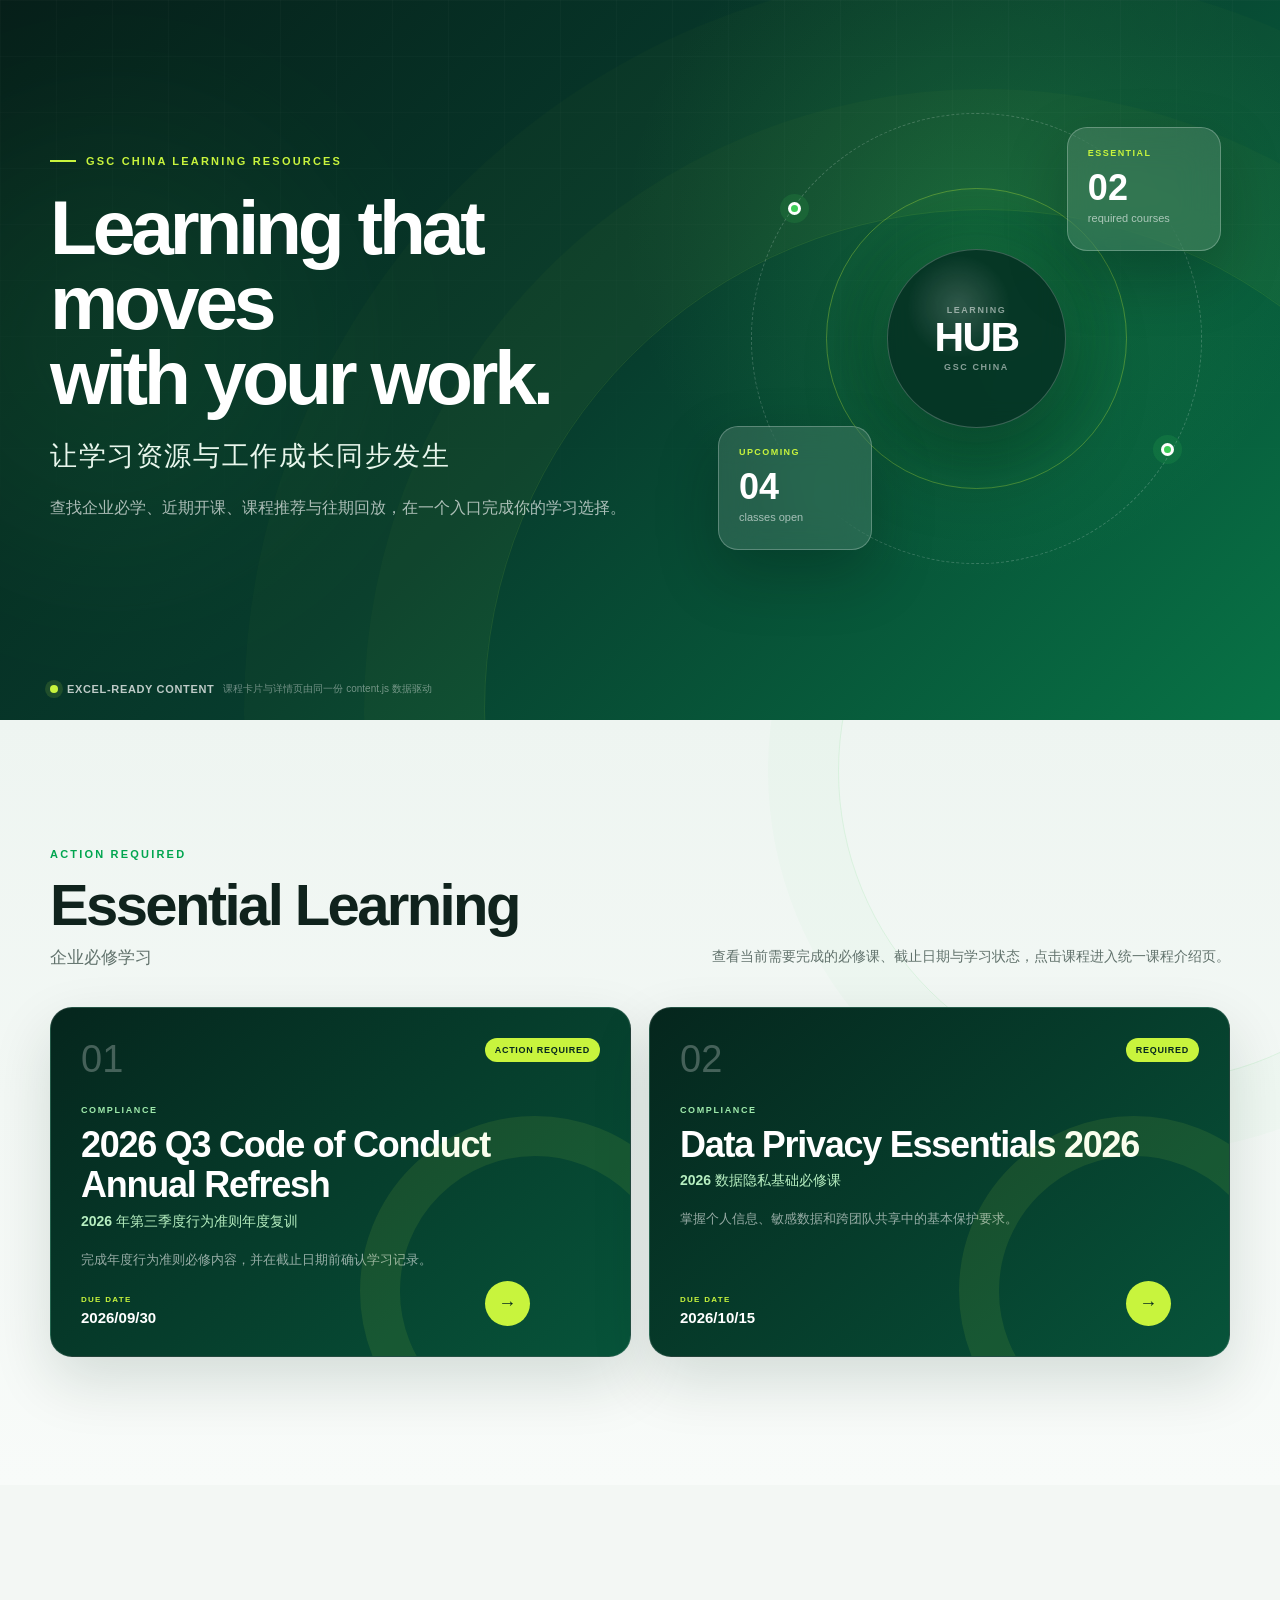
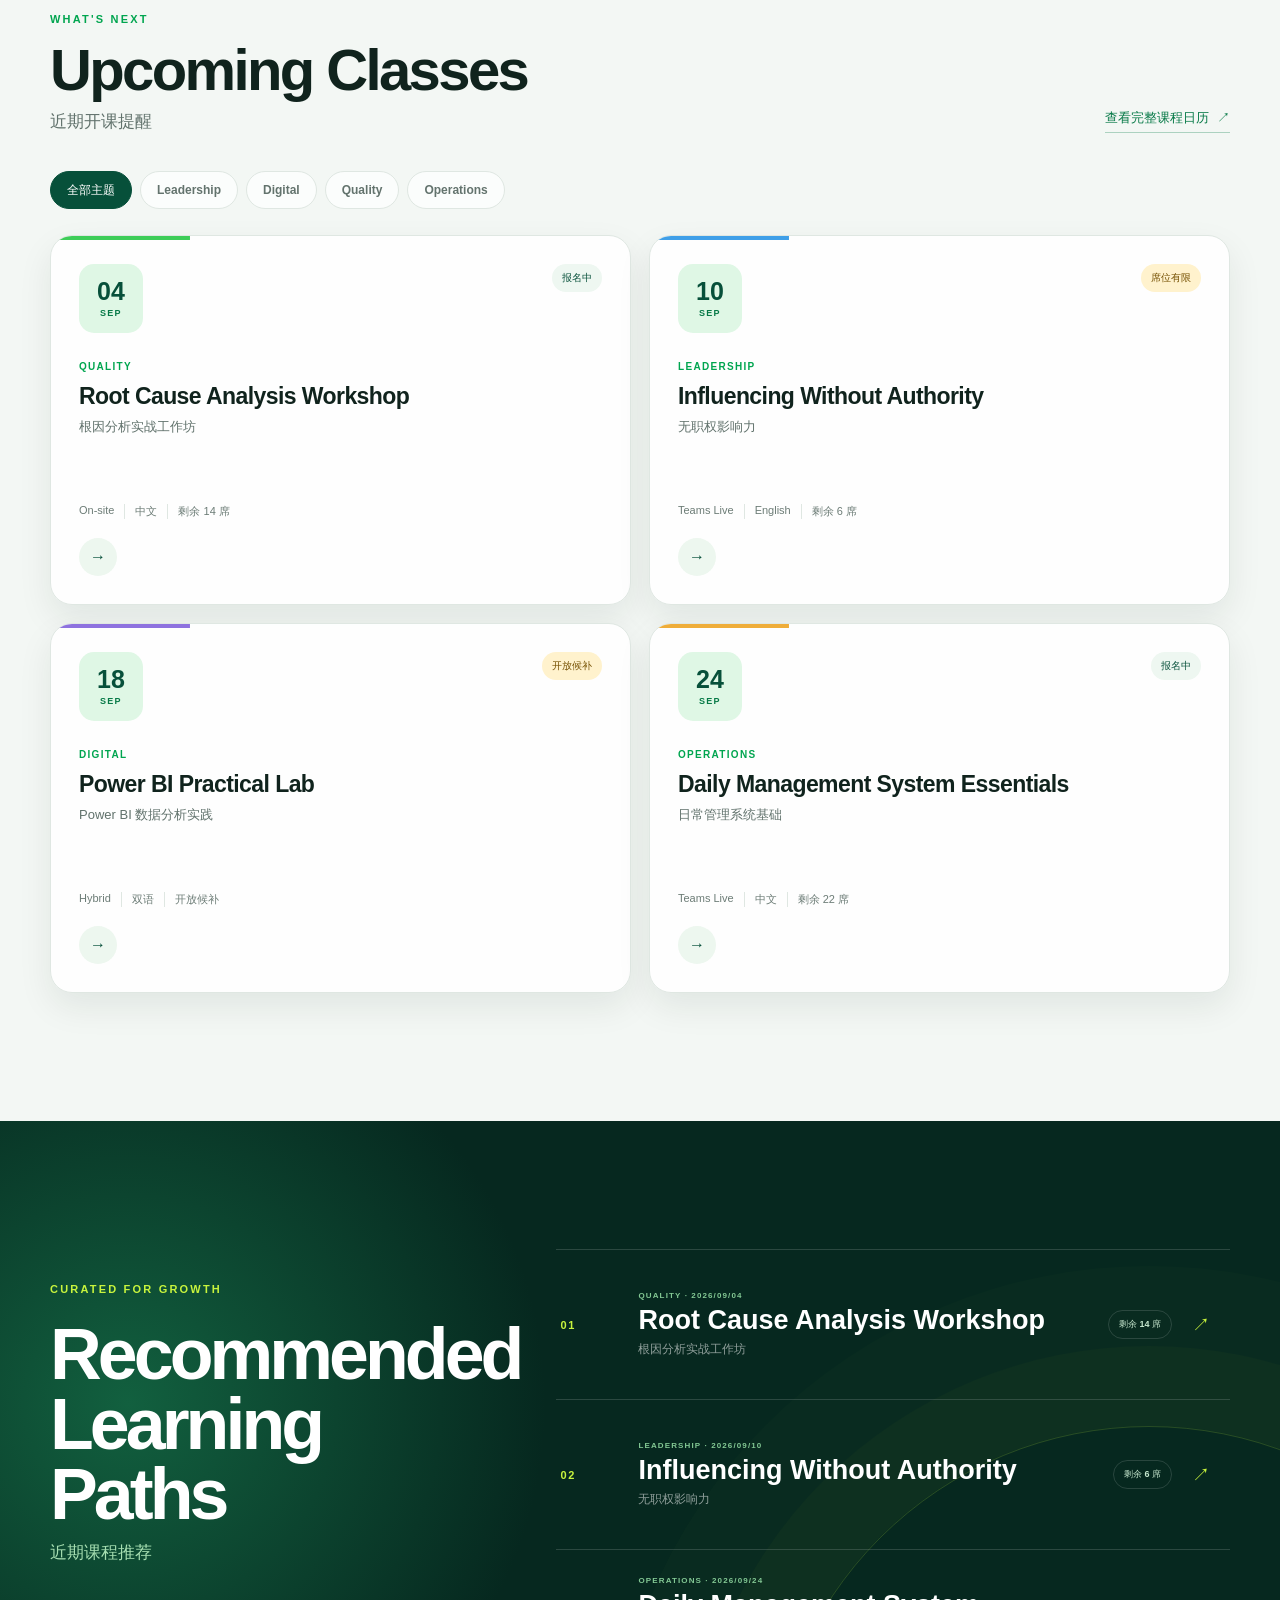
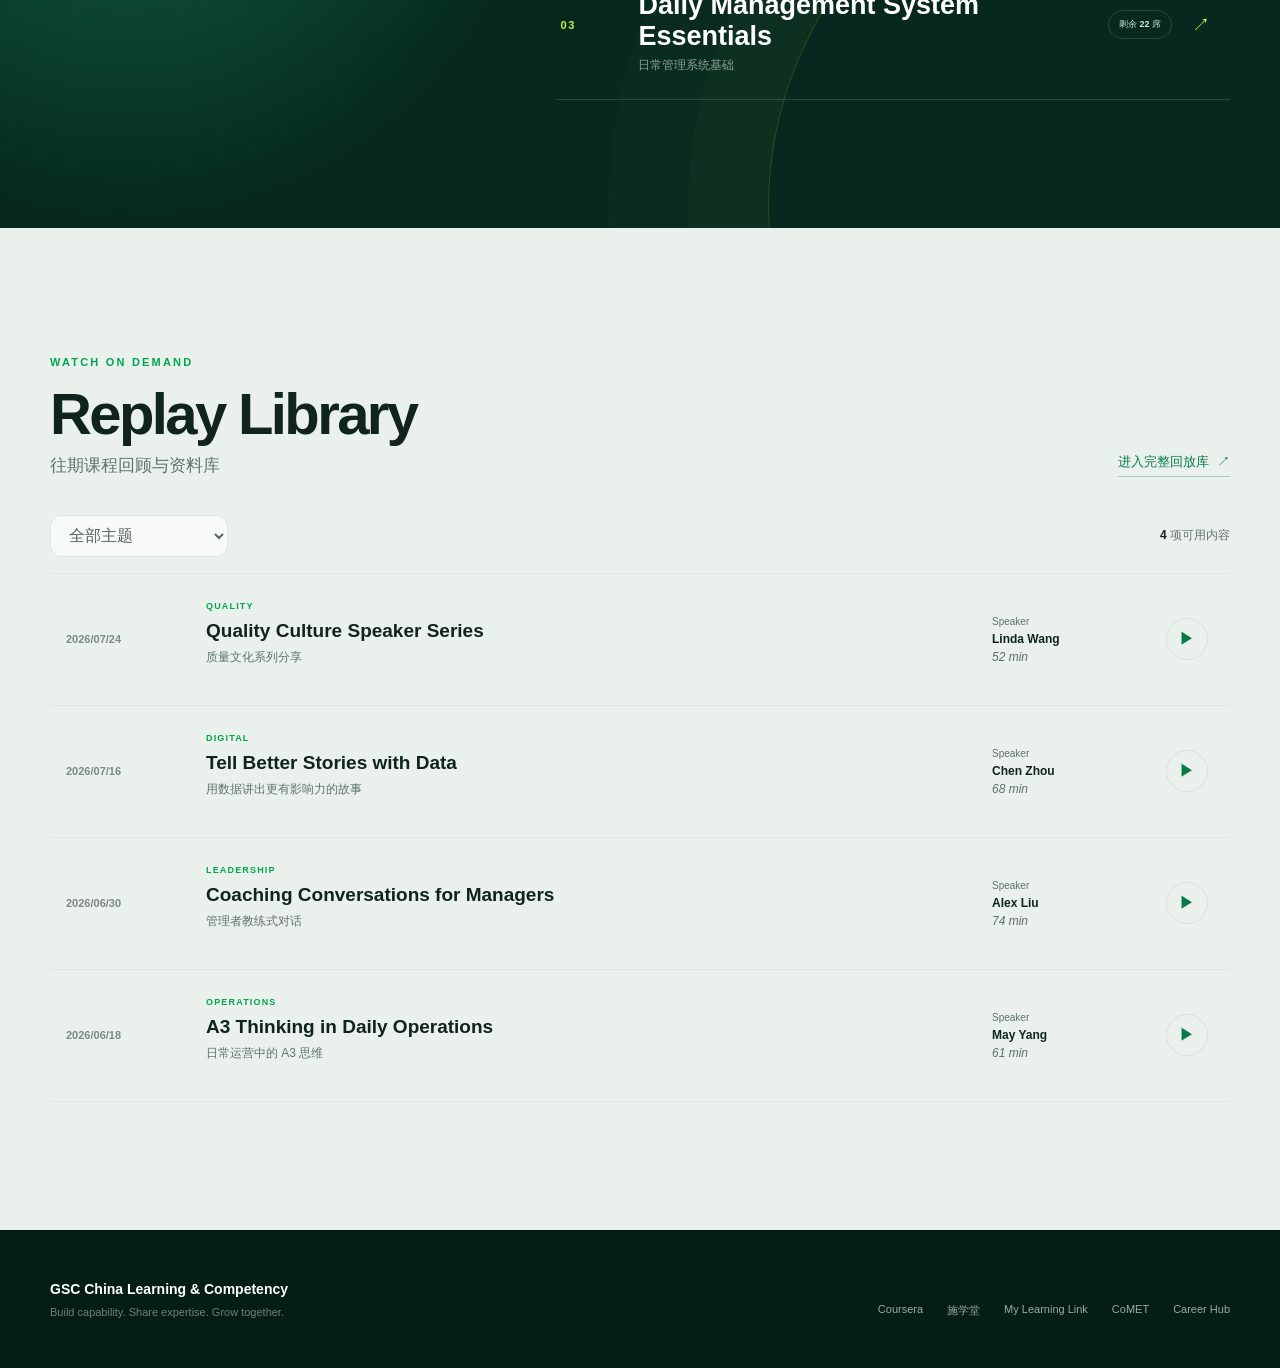
<file: learning_hub/index.html>
<!doctype html>
<html lang="zh-CN">
  <head>
    <meta charset="UTF-8" />
    <meta name="viewport" content="width=device-width, initial-scale=1.0" />
    <meta
      name="description"
      content="GSC China Learning Hub — essential learning, upcoming classes, recommendations and course replays."
    />
    <meta name="theme-color" content="#082f25" />
    <title>Learning Hub | GSC China</title>
    <link rel="stylesheet" href="./styles.css" />
    <script defer src="./config.js"></script>
    <script defer src="./content.js"></script>
    <script defer src="./app.js"></script>
  </head>
  <body>
    <a class="skip-link" href="#main-content">跳到主要内容</a>

    <main id="main-content">
      <section class="hub-hero" aria-labelledby="hub-title">
        <div class="hub-hero__grid" aria-hidden="true"></div>
        <div class="hub-hero__glow" aria-hidden="true"></div>
        <div class="page-shell hub-hero__inner">
          <div class="hub-hero__copy reveal-item">
            <p class="eyebrow"><span></span> GSC CHINA LEARNING RESOURCES</p>
            <h1 id="hub-title">Learning that moves<br />with your work.</h1>
            <p class="hub-hero__zh" lang="zh-CN">让学习资源与工作成长同步发生</p>
            <p class="hub-hero__lead">
              查找企业必学、近期开课、课程推荐与往期回放，在一个入口完成你的学习选择。
            </p>
          </div>

          <div class="learning-orbit reveal-item" aria-hidden="true">
            <div class="learning-orbit__ring learning-orbit__ring--outer"></div>
            <div class="learning-orbit__ring learning-orbit__ring--inner"></div>
            <div class="learning-orbit__core">
              <span>LEARNING</span>
              <strong>HUB</strong>
              <small>GSC CHINA</small>
            </div>
            <div class="orbit-card orbit-card--classes">
              <span>ESSENTIAL</span>
              <strong data-hero-essential-count>02</strong>
              <small>required courses</small>
            </div>
            <div class="orbit-card orbit-card--replays">
              <span>UPCOMING</span>
              <strong data-hero-class-count>04</strong>
              <small>classes open</small>
            </div>
            <div class="orbit-node orbit-node--one"></div>
            <div class="orbit-node orbit-node--two"></div>
          </div>
        </div>

        <div class="page-shell hero-status" data-connection-banner>
          <span class="hero-status__signal" aria-hidden="true"></span>
          <span>Excel-ready content</span>
          <small>课程卡片与详情页由同一份 content.js 数据驱动</small>
        </div>
      </section>

      <section class="content-section essential-learning-section" id="essential-learning" aria-labelledby="essential-title">
        <div class="page-shell">
          <header class="section-heading reveal-item">
            <div>
              <p class="eyebrow eyebrow--green">ACTION REQUIRED</p>
              <h2 id="essential-title">Essential Learning</h2>
              <p lang="zh-CN">企业必修学习</p>
            </div>
            <p class="section-heading__description">查看当前需要完成的必修课、截止日期与学习状态，点击课程进入统一课程介绍页。</p>
          </header>
          <div class="essential-course-grid" data-essential-list aria-live="polite"></div>
        </div>
      </section>

      <section class="content-section" id="upcoming-classes" aria-labelledby="classes-title">
        <div class="page-shell">
          <header class="section-heading reveal-item">
            <div>
              <p class="eyebrow eyebrow--green">WHAT'S NEXT</p>
              <h2 id="classes-title">Upcoming Classes</h2>
              <p lang="zh-CN">近期开课提醒</p>
            </div>
            <a class="text-link" href="#" data-route="classCalendar">
              查看完整课程日历 <span aria-hidden="true">↗</span>
            </a>
          </header>

          <div class="filter-row reveal-item" role="group" aria-label="按主题筛选课程" data-topic-filters>
            <button class="is-active" type="button" data-topic="all">全部主题</button>
            <button type="button" data-topic="Leadership">Leadership</button>
            <button type="button" data-topic="Digital">Digital</button>
            <button type="button" data-topic="Quality">Quality</button>
            <button type="button" data-topic="Operations">Operations</button>
          </div>

          <div class="course-grid" data-upcoming-list aria-live="polite">
          </div>
        </div>
      </section>

      <section class="content-section recommended-section" id="recommended-learning-paths" aria-labelledby="recommended-title">
        <div class="page-shell recommended-layout">
          <header class="recommended-heading reveal-item">
            <p class="eyebrow">CURATED FOR GROWTH</p>
            <h2 id="recommended-title">Recommended<br />Learning Paths</h2>
            <p lang="zh-CN">近期课程推荐</p>
          </header>
          <div class="recommended-list reveal-item" data-recommended-list aria-live="polite"></div>
        </div>
      </section>

      <section class="content-section content-section--tint replay-section" id="replay-library" aria-labelledby="replays-title">
        <div class="page-shell">
          <header class="section-heading reveal-item">
            <div>
              <p class="eyebrow eyebrow--green">WATCH ON DEMAND</p>
              <h2 id="replays-title">Replay Library</h2>
              <p lang="zh-CN">往期课程回顾与资料库</p>
            </div>
            <a class="text-link" href="#" data-route="allReplays">
              进入完整回放库 <span aria-hidden="true">↗</span>
            </a>
          </header>

          <div class="replay-toolbar reveal-item">
            <label>
              <span class="sr-only">筛选回放主题</span>
              <select data-replay-topic>
                <option value="all">全部主题</option>
                <option value="Leadership">Leadership</option>
                <option value="Digital">Digital</option>
                <option value="Quality">Quality</option>
                <option value="Operations">Operations</option>
              </select>
            </label>
            <p><span data-replay-count>0</span> 项可用内容</p>
          </div>

          <div class="replay-list" data-replay-list aria-live="polite">
            <div class="loading-line"></div><div class="loading-line"></div><div class="loading-line"></div>
          </div>
        </div>
      </section>

    </main>

    <footer class="site-footer">
      <div class="page-shell site-footer__inner">
        <div>
          <strong>GSC China Learning &amp; Competency</strong>
          <p>Build capability. Share expertise. Grow together.</p>
        </div>
        <nav aria-label="学习平台">
          <a href="#" data-route="coursera">Coursera</a>
          <a href="#" data-route="shiXueTang">施学堂</a>
          <a href="#" data-route="myLearningLink">My Learning Link</a>
          <a href="#" data-route="comet">CoMET</a>
          <a href="#" data-route="careerHub">Career Hub</a>
        </nav>
      </div>
    </footer>

    <div class="toast" role="status" aria-live="polite" data-toast></div>
  </body>
</html>
</file>
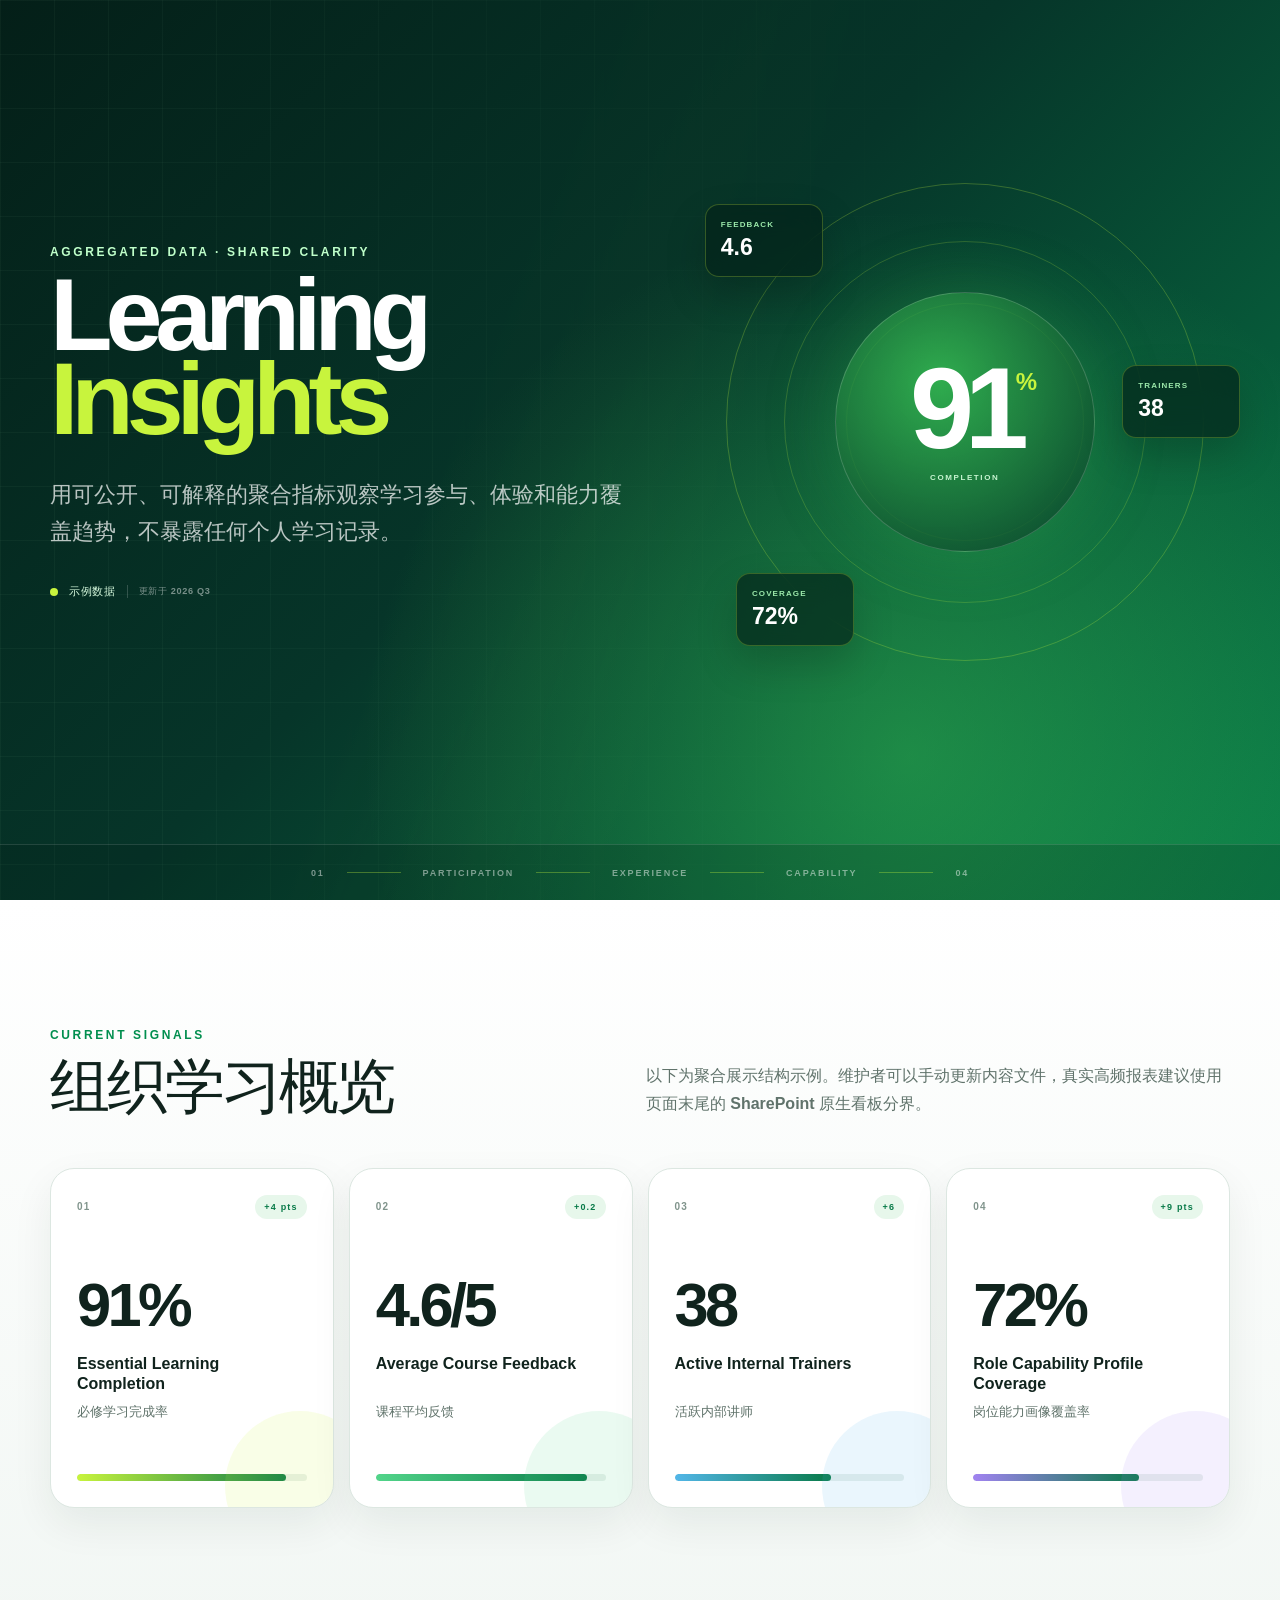
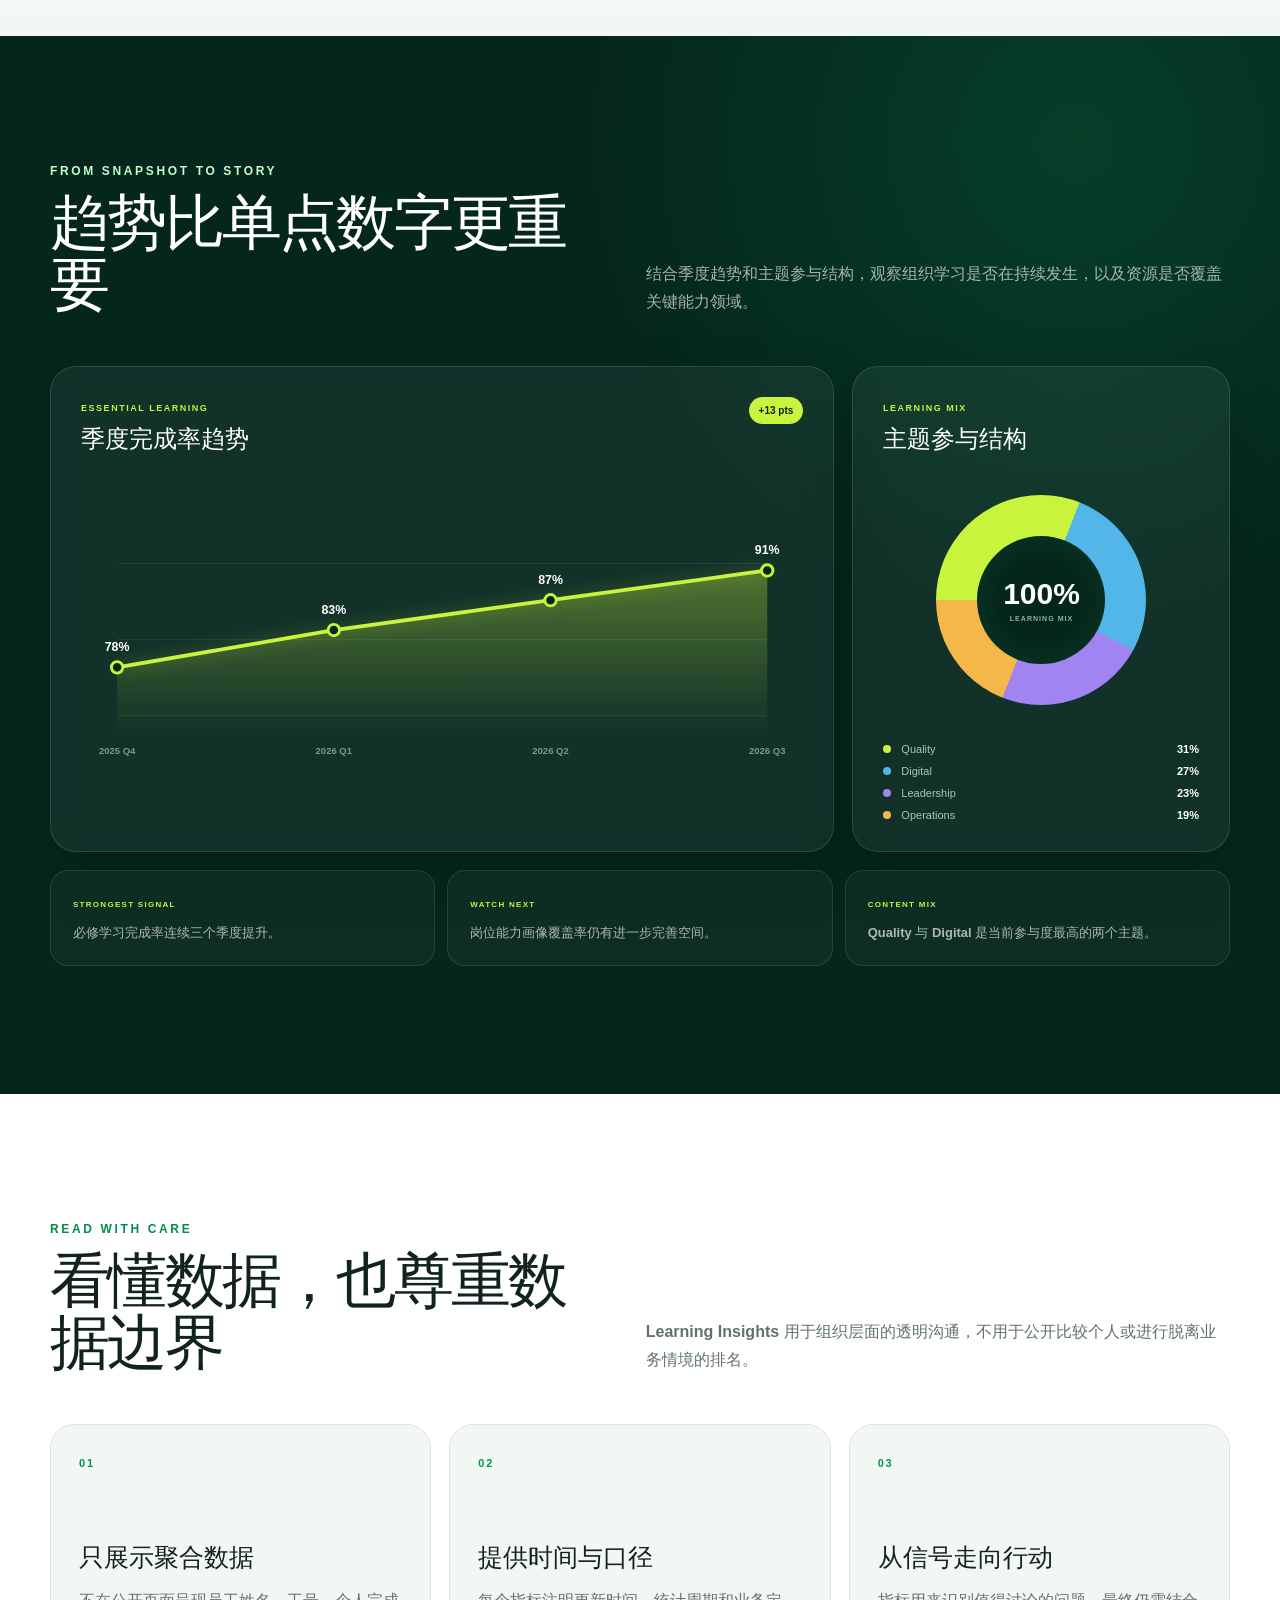
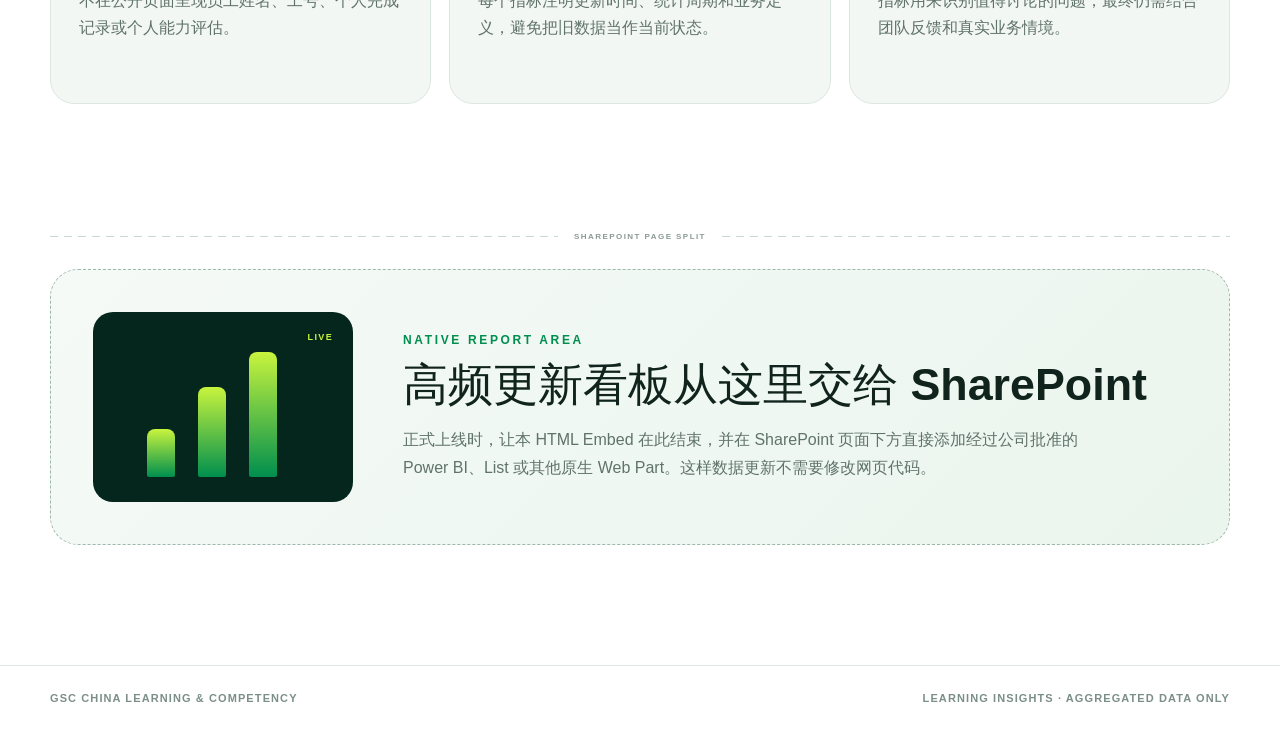
<file: learning_insights/index.html>
<!doctype html>
<html lang="zh-CN">
  <head>
    <meta charset="utf-8" />
    <meta name="viewport" content="width=device-width, initial-scale=1" />
    <meta name="description" content="GSC China aggregated learning insights" />
    <title>Learning Insights | GSC China Learning &amp; Competency</title>
    <link rel="stylesheet" href="./styles.css" />
    <script src="./content.js" defer></script>
    <script src="./app.js" defer></script>
  </head>
  <body>
    <a class="skip-link" href="#main-content">跳到主要内容</a>

    <main id="main-content">
      <!-- FIXED CONTENT: page purpose and data safety statement. -->
      <section class="hero" aria-labelledby="page-title">
        <div class="hero__matrix" aria-hidden="true"></div>
        <div class="page-shell hero__inner">
          <div class="hero__copy reveal-item is-visible">
            <p class="eyebrow">AGGREGATED DATA · SHARED CLARITY</p>
            <h1 id="page-title">Learning<br /><span>Insights</span></h1>
            <p>用可公开、可解释的聚合指标观察学习参与、体验和能力覆盖趋势，不暴露任何个人学习记录。</p>
            <div class="hero__status"><i></i><span data-data-status>示例数据</span><small data-updated-at>更新于 2026 Q3</small></div>
          </div>
          <div class="signal-field reveal-item is-visible" aria-hidden="true">
            <div class="signal-field__orbit"></div>
            <div class="signal-field__core"><span>91</span><b>%</b><small>COMPLETION</small></div>
            <div class="signal-card signal-card--one"><small>FEEDBACK</small><strong>4.6</strong></div>
            <div class="signal-card signal-card--two"><small>TRAINERS</small><strong>38</strong></div>
            <div class="signal-card signal-card--three"><small>COVERAGE</small><strong>72%</strong></div>
          </div>
        </div>
        <div class="data-ribbon" aria-hidden="true"><span>01</span><i></i><span>PARTICIPATION</span><i></i><span>EXPERIENCE</span><i></i><span>CAPABILITY</span><i></i><span>04</span></div>
      </section>

      <!-- UPDATE CONTENT: summary metrics come from content.js. -->
      <section class="section section--metrics" aria-labelledby="metrics-title" data-maintenance-zone="content.js: metrics">
        <div class="page-shell">
          <header class="section-heading reveal-item">
            <div><p class="eyebrow eyebrow--green">CURRENT SIGNALS</p><h2 id="metrics-title">组织学习概览</h2></div>
            <p>以下为聚合展示结构示例。维护者可以手动更新内容文件，真实高频报表建议使用页面末尾的 SharePoint 原生看板分界。</p>
          </header>
          <div class="metric-grid" data-metric-grid aria-live="polite"></div>
        </div>
      </section>

      <!-- UPDATE CONTENT: trend and topic data come from content.js. -->
      <section class="section section--story" aria-labelledby="story-title" data-maintenance-zone="content.js: completionTrend, topicDistribution">
        <div class="page-shell">
          <header class="section-heading section-heading--light reveal-item">
            <div><p class="eyebrow">FROM SNAPSHOT TO STORY</p><h2 id="story-title">趋势比单点数字更重要</h2></div>
            <p>结合季度趋势和主题参与结构，观察组织学习是否在持续发生，以及资源是否覆盖关键能力领域。</p>
          </header>
          <div class="story-grid">
            <article class="trend-card reveal-item">
              <div class="card-heading"><div><small>ESSENTIAL LEARNING</small><h3>季度完成率趋势</h3></div><span data-trend-change></span></div>
              <div class="chart-wrap" data-trend-chart aria-label="季度完成率折线图"></div>
            </article>
            <article class="distribution-card reveal-item">
              <div class="card-heading"><div><small>LEARNING MIX</small><h3>主题参与结构</h3></div></div>
              <div class="distribution" data-distribution></div>
            </article>
          </div>
          <div class="insight-strip" data-insight-strip></div>
        </div>
      </section>

      <section class="section section--principles" aria-labelledby="principles-title">
        <div class="page-shell">
          <header class="section-heading reveal-item">
            <div><p class="eyebrow eyebrow--green">READ WITH CARE</p><h2 id="principles-title">看懂数据，也尊重数据边界</h2></div>
            <p>Learning Insights 用于组织层面的透明沟通，不用于公开比较个人或进行脱离业务情境的排名。</p>
          </header>
          <div class="principle-grid">
            <article class="reveal-item"><span>01</span><h3>只展示聚合数据</h3><p>不在公开页面呈现员工姓名、工号、个人完成记录或个人能力评估。</p></article>
            <article class="reveal-item"><span>02</span><h3>提供时间与口径</h3><p>每个指标注明更新时间、统计周期和业务定义，避免把旧数据当作当前状态。</p></article>
            <article class="reveal-item"><span>03</span><h3>从信号走向行动</h3><p>指标用来识别值得讨论的问题，最终仍需结合团队反馈和真实业务情境。</p></article>
          </div>
        </div>
      </section>

      <!-- SHAREPOINT SPLIT POINT:
           Put this GitHub Embed Web Part above the native Power BI/List Web Part.
           Remove or hide this handoff card after the native report is added. -->
      <section class="sharepoint-boundary" data-sharepoint-handoff aria-labelledby="handoff-title">
        <div class="page-shell">
          <div class="boundary-line"><span>SHAREPOINT PAGE SPLIT</span></div>
          <article class="handoff-card reveal-item">
            <div class="handoff-card__visual" aria-hidden="true"><i></i><i></i><i></i><span>LIVE</span></div>
            <div><p class="eyebrow eyebrow--green">NATIVE REPORT AREA</p><h2 id="handoff-title">高频更新看板从这里交给 SharePoint</h2><p>正式上线时，让本 HTML Embed 在此结束，并在 SharePoint 页面下方直接添加经过公司批准的 Power BI、List 或其他原生 Web Part。这样数据更新不需要修改网页代码。</p></div>
          </article>
        </div>
      </section>
    </main>

    <footer class="page-footer"><span>GSC China Learning &amp; Competency</span><span>Learning Insights · Aggregated data only</span></footer>
  </body>
</html>
</file>
<file: assets/index-xsJImJVA.css>
._gallery_jllmd_1{--frame-gap:clamp(12px, 1.2vw, 18px);--frame-width:clamp(260px, 28vw, 420px);z-index:3;opacity:0;filter:blur(16px);perspective:1200px;pointer-events:none;transform-origin:64%;will-change:opacity, filter, transform;transition:opacity 1.45s cubic-bezier(.16,1,.3,1),filter 1.45s cubic-bezier(.16,1,.3,1),transform 1.45s cubic-bezier(.16,1,.3,1);position:absolute;top:51.5%;left:0;right:0;transform:translateY(50px)scale(.82)rotate(1.6deg)}._galleryVisible_jllmd_22{opacity:1;filter:blur();transform:translate(0,0)scale(1)rotate(-.65deg)}._viewport_jllmd_28{width:100%;overflow:hidden;-webkit-mask-image:linear-gradient(90deg,#0000 0%,#00000040 6%,#000 16% 90%,#000000a6 96%,#0000 100%);mask-image:linear-gradient(90deg,#0000 0%,#00000040 6%,#000 16% 90%,#000000a6 96%,#0000 100%)}._filmStrip_jllmd_51{-webkit-backdrop-filter:blur(8px);backdrop-filter:blur(8px);background:#040705bd;border-top:1px solid #eff5f133;border-bottom:1px solid #eff5f12b;padding:27px 0;position:relative;transform:rotateX(.8deg);box-shadow:0 22px 55px #00000042,inset 0 1px #ffffff0a}._filmStrip_jllmd_51:before,._filmStrip_jllmd_51:after{z-index:2;content:"";opacity:.62;background:repeating-linear-gradient(90deg,#ecf2ee0a 0 8px,#ecf2ee4d 8px 19px,#ecf2ee0a 19px 28px);height:12px;position:absolute;left:0;right:0}._filmStrip_jllmd_51:before{top:7px}._filmStrip_jllmd_51:after{bottom:7px}._track_jllmd_89{width:max-content;animation:_filmScroll_jllmd_1 var(--film-duration-desktop) linear infinite;will-change:transform;animation-play-state:paused;display:flex;transform:translate(0,0)}._trackRunning_jllmd_98{animation-play-state:running}._sequence_jllmd_102{gap:var(--frame-gap);padding-right:var(--frame-gap);display:flex}._frame_jllmd_108{--frame-opacity:.56;--frame-blur:1.5px;--frame-scale:.96;width:var(--frame-width);flex:0 0 var(--frame-width);opacity:var(--frame-opacity);filter:blur(var(--frame-blur));transform:scale(var(--frame-scale));will-change:opacity, filter, transform;margin:0;transition:opacity .14s linear;position:relative}._frameNumber_jllmd_123{z-index:3;color:#ffffff94;letter-spacing:.12em;background:#00000052;border:1px solid #ffffff2b;border-radius:3px;padding:3px 6px;font-size:.6rem;font-weight:620;position:absolute;top:9px;left:10px}._photoWindow_jllmd_138{aspect-ratio:1.55;background:#0b0e0c;border:1px solid #eef4f03d;border-radius:2px;width:100%;position:relative;overflow:hidden;box-shadow:0 8px 24px #0000003b,inset 0 0 0 1px #ffffff06}._photo_jllmd_138{object-fit:cover;opacity:0;width:100%;height:100%;transition:opacity .42s,transform .9s;transform:scale(1.015)}._photoLoaded_jllmd_162{opacity:1;transform:scale(1)}._imageFallback_jllmd_167{background:linear-gradient(135deg,#ffffff09,#0000 48%),#0a0d0b;place-items:center;width:100%;height:100%;display:grid}._imageFallback_jllmd_167 span{border:1px solid #e8efea2e;border-radius:2px;width:28px;height:20px}._caption_jllmd_184{color:#ffffffe6;letter-spacing:.015em;text-overflow:ellipsis;text-shadow:0 1px 8px #000000e6;white-space:nowrap;font-size:clamp(.72rem,.9vw,.84rem);font-weight:420;line-height:1.35;position:absolute;bottom:12px;left:14px;right:14px;overflow:hidden}@keyframes _filmScroll_jllmd_1{to{transform:translate(-50%)}}@media (max-width:859px) and (min-height:650px){._gallery_jllmd_1{--frame-width:min(78vw, 360px);transform-origin:60%;top:52%}._filmStrip_jllmd_51{-webkit-backdrop-filter:blur(5px);backdrop-filter:blur(5px);padding-block-start:21px;padding-block-end:21px}._filmStrip_jllmd_51:before,._filmStrip_jllmd_51:after{background-size:auto 9px;height:9px}._filmStrip_jllmd_51:before{top:5px}._filmStrip_jllmd_51:after{bottom:5px}._track_jllmd_89{animation-duration:var(--film-duration-mobile)}}@media (min-width:700px) and (max-height:649px){._gallery_jllmd_1{--frame-width:clamp(220px, 29vw, 280px);opacity:0;top:51.5%}._galleryVisible_jllmd_22{opacity:.9}._filmStrip_jllmd_51{padding-block-start:20px;padding-block-end:20px}._filmStrip_jllmd_51:before,._filmStrip_jllmd_51:after{height:8px}._filmStrip_jllmd_51:before{top:5px}._filmStrip_jllmd_51:after{bottom:5px}}@media (max-width:699px) and (max-height:649px){._gallery_jllmd_1{--frame-width:min(74vw, 300px);top:55%}._filmStrip_jllmd_51{padding-block-start:18px;padding-block-end:18px}}@media (prefers-reduced-motion:reduce){._gallery_jllmd_1{filter:none;transition:opacity .3s,transform .3s}._galleryVisible_jllmd_22{transform:translate(0,0)scale(1)}._viewport_jllmd_28{pointer-events:auto;scrollbar-color:#ffffff38 transparent;scrollbar-width:thin;overflow-x:auto;-webkit-mask-image:linear-gradient(90deg,#0000,#000 5% 95%,#0000);mask-image:linear-gradient(90deg,#0000,#000 5% 95%,#0000)}._track_jllmd_89{will-change:auto;animation:none;transform:none}._sequence_jllmd_102[aria-hidden=true]{display:none}._frame_jllmd_108{opacity:1;filter:none;will-change:auto;transform:none}}._fallback_43dw3_1{z-index:1;aspect-ratio:1;pointer-events:none;width:min(34vw,59vh,520px);position:absolute;top:52%;right:max(38px,5.5vw);transform:translateY(-48%)}._inlineLogo_43dw3_12,._inlineLogo_43dw3_12 svg{width:100%;height:100%;position:relative}._inlineLogo_43dw3_12 svg{display:block}._glow_43dw3_23{filter:blur(50px);background:#00802933;border-radius:50%;position:absolute;top:24%;bottom:24%;left:24%;right:24%}@media (max-width:859px) and (min-height:650px){._fallback_43dw3_1{width:min(56vw,30vh,270px);top:62%;left:50%;right:auto;transform:translate(-50%)}}@media (prefers-reduced-motion:reduce){._glow_43dw3_23{display:none}}._hero_1urmu_1{min-height:100vh;isolation:isolate;background:radial-gradient(circle at 79% 47%,#00602329,#0000 31%),radial-gradient(circle at 14% 88%,#00421d1c,#0000 27%),linear-gradient(128deg,#010503 0%,#03130b 54%,#020906 100%);min-height:100dvh;position:relative;overflow:hidden}._hero_1urmu_1:before{z-index:0;content:"";opacity:.5;background-image:linear-gradient(#69a37e0b 1px,#0000 1px),linear-gradient(90deg,#69a37e0b 1px,#0000 1px);background-size:64px 64px;position:absolute;top:0;bottom:0;left:0;right:0;-webkit-mask-image:linear-gradient(90deg,#000,#0000 68%);mask-image:linear-gradient(90deg,#000,#0000 68%)}._hero_1urmu_1:after{z-index:2;content:"";pointer-events:none;background:linear-gradient(90deg,#02080566,#0000 55%);position:absolute;top:0;bottom:0;left:0;right:0}._particleCanvas_1urmu_35{z-index:1;width:100%;height:100%;position:absolute;top:0;bottom:0;left:0;right:0}._ambientGlow_1urmu_43{z-index:0;aspect-ratio:1;filter:blur(72px);pointer-events:none;background:#00802914;border-radius:50%;width:min(40vw,560px);position:absolute;top:50%;right:8%;transform:translateY(-50%)}._energyLine_1urmu_57{z-index:0;pointer-events:none;background:linear-gradient(#0000 10%,#32ae5b24 52%,#0000 90%);width:1px;position:absolute;top:0;bottom:0;left:53%;transform:rotate(16deg)scaleY(1.18)}._content_1urmu_69{z-index:4;width:min(48vw,680px);min-height:100vh;pointer-events:none;flex-direction:column;justify-content:flex-start;min-height:100dvh;margin-left:max(32px,50vw - 830px,6vw);padding-top:clamp(178px,25vh,270px);padding-bottom:94px;display:flex;position:relative}._content_1urmu_69>*{pointer-events:auto}._eyebrow_1urmu_88{color:#58c77d;letter-spacing:.16em;text-transform:uppercase;align-items:center;gap:12px;margin:0 0 24px;font-size:clamp(.68rem,.76vw,.78rem);font-weight:650;display:flex}._eyebrow_1urmu_88:before{content:"";background:currentColor;width:30px;height:1px}._content_1urmu_69 h1{max-width:680px;color:var(--text-primary);letter-spacing:-.052em;text-wrap:balance;margin:0;font-size:clamp(3rem,5.25vw,5.45rem);font-weight:520;line-height:.99}._content_1urmu_69 h1 span{display:block}._subtitle_1urmu_122{max-width:585px;color:var(--text-muted);letter-spacing:.005em;margin:28px 0 0;font-size:clamp(.97rem,1.22vw,1.16rem);font-weight:390;line-height:1.65}._actions_1urmu_132{flex-wrap:wrap;gap:12px;margin-top:38px;display:flex}._scrollHint_1urmu_139{z-index:5;color:#c3d5ca70;letter-spacing:.14em;text-transform:uppercase;align-items:center;gap:12px;font-size:.65rem;font-weight:550;display:flex;position:absolute;bottom:28px;left:max(32px,50vw - 830px,6vw)}._scrollLine_1urmu_154{background:#a3c8b12e;width:40px;height:1px;position:relative;overflow:hidden}._scrollLine_1urmu_154:after{content:"";background:#2fba60;animation:2.8s ease-in-out infinite _scan_1urmu_1;position:absolute;top:0;bottom:0;left:0;right:0;transform:translate(-100%)}._semanticAnchor_1urmu_171{position:absolute;top:0;left:0}._canvasLoading_1urmu_177{z-index:1;opacity:0;pointer-events:none;background:#1eb654;border-radius:50%;width:4px;height:4px;transition:opacity .24s;position:absolute;top:50%;right:23%;box-shadow:0 0 22px #1eb654b3}._canvasLoadingVisible_1urmu_192{opacity:.6;animation:1.4s ease-in-out infinite _loadingPulse_1urmu_1}@keyframes _scan_1urmu_1{0%,22%{transform:translate(-100%)}72%,to{transform:translate(100%)}}@keyframes _loadingPulse_1urmu_1{50%{opacity:.2;transform:scale(2.5)}}@media (max-width:1060px) and (min-width:860px){._content_1urmu_69{width:52vw;margin-left:5vw}._content_1urmu_69 h1{font-size:clamp(2.8rem,5vw,3.7rem)}}@media (max-width:859px) and (min-height:650px){._hero_1urmu_1:after{background:linear-gradient(#02080580,#0000 60%)}._hero_1urmu_1:before{-webkit-mask-image:linear-gradient(#000,#0000 76%);mask-image:linear-gradient(#000,#0000 76%)}._ambientGlow_1urmu_43{width:min(74vw,390px);top:70%;left:50%;right:auto;transform:translate(-50%,-50%)}._energyLine_1urmu_57{width:auto;height:1px;top:44%;bottom:auto;left:0;right:0;transform:rotate(-7deg)scaleX(1.1)}._content_1urmu_69{justify-content:flex-start;width:calc(100% - 40px);min-height:auto;margin:0 auto;padding:112px 0 0}._eyebrow_1urmu_88{margin-bottom:18px}._content_1urmu_69 h1{max-width:640px;font-size:clamp(2.45rem,10.7vw,4.4rem);line-height:1.01}._subtitle_1urmu_122{max-width:590px;margin-top:20px;font-size:clamp(.92rem,3.4vw,1.08rem);line-height:1.52}._actions_1urmu_132{margin-top:24px}._scrollHint_1urmu_139{bottom:20px;left:auto;right:20px}}@media (min-width:700px) and (max-height:649px){._content_1urmu_69{width:49vw;margin-left:5vw;padding-top:82px;padding-bottom:30px}._eyebrow_1urmu_88{margin-bottom:14px}._content_1urmu_69 h1{font-size:clamp(2.15rem,4.5vw,3.2rem)}._subtitle_1urmu_122{margin-top:15px;font-size:.86rem;line-height:1.45}._actions_1urmu_132{margin-top:18px}._scrollHint_1urmu_139{display:none}}@media (max-width:520px){._content_1urmu_69{width:calc(100% - 32px);padding-top:98px}._eyebrow_1urmu_88{letter-spacing:.11em;gap:9px;margin-bottom:15px;font-size:.63rem}._eyebrow_1urmu_88:before{width:21px}._content_1urmu_69 h1{font-size:clamp(2.25rem,10.9vw,3.15rem)}._subtitle_1urmu_122{margin-top:17px;font-size:.89rem}._actions_1urmu_132{flex-wrap:nowrap;margin-top:20px}._scrollHint_1urmu_139{display:none}}@media (max-height:620px) and (max-width:699px){._content_1urmu_69{padding-top:88px}._eyebrow_1urmu_88{margin-bottom:10px}._content_1urmu_69 h1{font-size:clamp(2rem,9.6vw,2.75rem)}._subtitle_1urmu_122{margin-top:12px;font-size:.8rem;line-height:1.42}._actions_1urmu_132{margin-top:14px}}@media (prefers-reduced-motion:reduce){._scrollLine_1urmu_154:after,._canvasLoadingVisible_1urmu_192{animation:none}}._header_1mdk4_1{z-index:20;border-bottom:1px solid #bce0c91f;justify-content:space-between;align-items:center;width:min(100% - clamp(32px,8vw,128px),1660px);height:88px;display:flex;position:absolute;top:0;left:50%;transform:translate(-50%)}._brand_1mdk4_15{color:var(--text-primary);letter-spacing:-.01em;align-items:center;gap:12px;font-size:.95rem;font-weight:670;text-decoration:none;display:inline-flex}._brand_1mdk4_15 img{width:34px;height:34px}._desktopNav_1mdk4_31{align-items:center;gap:clamp(24px,2.6vw,44px);display:flex}._desktopNav_1mdk4_31 a{color:#e1ebe5ad;letter-spacing:.05em;padding:12px 0;font-size:.79rem;font-weight:540;text-decoration:none;transition:color .18s;position:relative}._desktopNav_1mdk4_31 a:after{background:var(--brand-green-bright);content:"";transform-origin:100%;height:1px;transition:transform .18s;position:absolute;bottom:4px;left:0;right:0;transform:scaleX(0)}._desktopNav_1mdk4_31 a:hover,._desktopNav_1mdk4_31 ._active_1mdk4_63{color:#fff}._desktopNav_1mdk4_31 a:focus-visible{color:#fff}._desktopNav_1mdk4_31 a:hover:after,._desktopNav_1mdk4_31 ._active_1mdk4_63:after{transform-origin:0;transform:scaleX(1)}._desktopNav_1mdk4_31 a:focus-visible:after{transform-origin:0;transform:scaleX(1)}._menuButton_1mdk4_74,._mobileNav_1mdk4_75{display:none}._backButton_1mdk4_79{color:#ebf4eec7;cursor:pointer;letter-spacing:.06em;background:0 0;border:1px solid #0000;border-radius:7px;align-items:center;gap:9px;min-height:42px;padding:0 14px;font-size:.8rem;font-weight:560;transition:color .18s,border-color .18s,background-color .18s;display:inline-flex}._backButton_1mdk4_79 svg{fill:none;stroke:currentColor;stroke-linecap:round;stroke-linejoin:round;stroke-width:1.6px;width:17px;height:17px;transition:transform .18s}._backButton_1mdk4_79:hover{color:#fff;background:#0080291a;border-color:#52c57852}._backButton_1mdk4_79:hover svg{transform:translate(-2px)}@media (max-width:760px){._header_1mdk4_1{width:calc(100% - 32px);height:72px}._desktopNav_1mdk4_31{display:none}._brand_1mdk4_15 img{width:30px;height:30px}._brand_1mdk4_15 span{font-size:.87rem}._backButton_1mdk4_79{background:#0c231594;border-color:#8fc4a229;min-height:40px;padding-inline-start:11px;padding-inline-end:11px;font-size:.72rem}._mobileNav_1mdk4_75{opacity:0;pointer-events:none;background:#031109f5;border:1px solid #8fc4a22e;border-radius:10px;min-width:190px;padding:12px;transition:opacity .16s,transform .16s;display:grid;position:absolute;top:62px;right:0;transform:translateY(-8px);box-shadow:0 20px 50px #00000047}._mobileNavOpen_1mdk4_166{opacity:1;pointer-events:auto;transform:translateY(0)}._mobileNav_1mdk4_75 a{color:#edf6f0cc;border-radius:6px;padding:12px 14px;font-size:.87rem;text-decoration:none}._mobileNav_1mdk4_75 a:hover{color:#fff;background:#00802929}}:root{color:#f5fbf7;font-synthesis:none;text-rendering:optimizelegibility;-webkit-font-smoothing:antialiased;--brand-green:#008029;--brand-green-bright:#27bb5a;--page-background:#020805;--text-primary:#f5fbf7;--text-muted:#afbbb4;--border-subtle:#bde1ca33;background:#020805;font-family:Inter,ui-sans-serif,system-ui,-apple-system,BlinkMacSystemFont,Segoe UI,Roboto,Noto Sans,Ubuntu,Cantarell,Helvetica Neue,sans-serif}*{box-sizing:border-box}html{scroll-behavior:smooth;min-width:320px;overflow-x:hidden}body{background:var(--page-background);min-width:320px;min-height:100vh;margin:0;overflow-x:hidden}button,a{font:inherit}a{color:inherit}img,canvas{max-width:100%;display:block}::selection{color:#fff;background:#008029b3}:focus-visible{outline:2px solid var(--brand-green-bright);outline-offset:4px}@media (prefers-reduced-motion:reduce){html{scroll-behavior:auto}*,:before,:after{transition-duration:.01ms!important;animation-duration:.01ms!important;animation-iteration-count:1!important}}
</file>
<file: competency_framework/styles.css>
:root {
  color-scheme: light;
  --ink: #10231d;
  --muted: #60736b;
  --green-950: #05261d;
  --green-900: #07352a;
  --green-800: #07513a;
  --green-600: #00a54f;
  --green-500: #3dcd58;
  --lime: #c8f43d;
  --mint: #dff7e5;
  --paper: #fff;
  --surface: #f3f7f4;
  --line: #dce7e1;
  --shadow: 0 28px 70px rgb(4 43 30 / 0.15);
  --page-width: 1180px;
  font-family: Inter, "Segoe UI", "Microsoft YaHei", "PingFang SC", Arial, sans-serif;
  font-synthesis: none;
  text-rendering: optimizeLegibility;
}

* { box-sizing: border-box; }
html { scroll-behavior: smooth; }
body { min-width: 320px; margin: 0; color: var(--ink); background: var(--paper); -webkit-font-smoothing: antialiased; }
a { color: inherit; text-decoration: none; }
button { color: inherit; font: inherit; }
.page-shell { width: min(var(--page-width), calc(100% - 48px)); margin-inline: auto; }
.skip-link { position: fixed; top: 12px; left: 12px; z-index: 100; padding: 10px 16px; color: var(--green-950); border-radius: 10px; background: var(--lime); transform: translateY(-160%); }
.skip-link:focus { transform: translateY(0); }
.eyebrow { margin: 0 0 14px; color: #bfffca; font-size: 12px; font-weight: 800; letter-spacing: .22em; text-transform: uppercase; }
.eyebrow--green { color: #008e4e; }

.hero { position: relative; min-height: 100svh; overflow: hidden; color: #fff; isolation: isolate; background: linear-gradient(135deg, #05261d 0%, #073d2e 55%, #008c49 100%); }
.hero::after { position: absolute; inset: auto -8% -34% 36%; z-index: -2; width: 70vw; height: 70vw; border-radius: 50%; background: radial-gradient(circle, rgb(61 205 88 / .32), transparent 67%); content: ""; }
.hero__grid { position: absolute; inset: 0; z-index: -3; opacity: .2; background-image: linear-gradient(rgb(171 255 187 / .18) 1px, transparent 1px), linear-gradient(90deg, rgb(171 255 187 / .18) 1px, transparent 1px); background-size: 84px 84px; mask-image: linear-gradient(90deg, #000, transparent 82%); }
.hero__grid::after { position: absolute; inset: 0; background: linear-gradient(90deg, transparent, rgb(200 244 61 / .3), transparent); transform: translateX(-120%); animation: scan 7s 1s infinite ease-in-out; content: ""; }
.hero__glow { position: absolute; top: 15%; left: 9%; z-index: -1; width: 9px; height: 9px; border-radius: 50%; background: var(--lime); box-shadow: 0 0 70px 26px rgb(200 244 61 / .26); animation: glowPulse 3.8s infinite ease-in-out; }
.hero__inner { display: grid; min-height: 100svh; grid-template-columns: minmax(0, 1.05fr) minmax(430px, .95fr); align-items: center; gap: 48px; padding-block: 84px 110px; }
.hero__copy h1 { max-width: 740px; margin: 0; font-size: clamp(60px, 7.4vw, 112px); font-weight: 620; line-height: .86; letter-spacing: -.065em; }
.hero__copy h1 span { color: transparent; -webkit-text-stroke: 1.5px rgb(223 255 229 / .92); }
.hero__lead { max-width: 650px; margin: 32px 0 0; color: rgb(255 255 255 / .74); font-size: clamp(18px, 1.75vw, 24px); font-weight: 560; line-height: 1.65; }
.hero__legend { display: flex; align-items: center; gap: 14px; margin-top: 38px; color: var(--lime); font-size: 11px; font-weight: 800; letter-spacing: .18em; }
.hero__legend i { width: 34px; height: 1px; background: rgb(200 244 61 / .4); }

.capability-map { position: relative; width: min(44vw, 510px); aspect-ratio: 1; margin-inline: auto; }
.capability-map__halo { position: absolute; inset: 5%; border-radius: 50%; background: radial-gradient(circle at 44% 45%, rgb(200 244 61 / .16), transparent 58%); filter: blur(8px); }
.capability-map__ring { position: absolute; border: 1px solid rgb(209 255 218 / .38); border-radius: 50%; animation: orbit 22s linear infinite; }
.capability-map__ring::before { position: absolute; top: 50%; left: -4px; width: 8px; height: 8px; border-radius: 50%; background: var(--lime); box-shadow: 0 0 18px var(--lime); content: ""; }
.capability-map__ring span { position: absolute; top: 7%; right: 8%; color: rgb(223 255 229 / .74); font-size: 11px; font-weight: 800; letter-spacing: .1em; }
.capability-map__ring--one { inset: 36%; animation-duration: 9s; }
.capability-map__ring--two { inset: 25%; animation-direction: reverse; animation-duration: 14s; }
.capability-map__ring--three { inset: 13%; animation-duration: 19s; }
.capability-map__ring--four { inset: 0; animation-direction: reverse; animation-duration: 27s; }
.capability-map__core { position: absolute; inset: 38%; display: grid; z-index: 2; border-radius: 50%; place-content: center; text-align: center; background: var(--lime); box-shadow: 0 0 60px rgb(200 244 61 / .28); color: var(--green-950); }
.capability-map__core strong { font-size: 18px; letter-spacing: .08em; }
.capability-map__core small { margin-top: 2px; font-size: 8px; font-weight: 800; letter-spacing: .12em; }
.capability-map__node { position: absolute; width: 8px; height: 8px; border: 1px solid #fff; border-radius: 50%; box-shadow: 0 0 16px rgb(255 255 255 / .8); }
.capability-map__node--a { top: 12%; left: 23%; }.capability-map__node--b { right: 4%; bottom: 34%; }.capability-map__node--c { bottom: 3%; left: 38%; }
.scroll-cue { position: absolute; bottom: 28px; left: 50%; display: grid; justify-items: center; gap: 8px; color: rgb(255 255 255 / .55); font-size: 9px; font-weight: 800; letter-spacing: .22em; transform: translateX(-50%); }
.scroll-cue span { width: 1px; height: 36px; background: linear-gradient(var(--lime), transparent); animation: cue 2s infinite ease-out; }

.section { position: relative; padding: clamp(88px, 11vw, 150px) 0; }
.section--paper { background: #fff; }
.section-heading { display: grid; grid-template-columns: minmax(300px, .9fr) minmax(320px, 1fr); align-items: end; gap: 70px; margin-bottom: 54px; }
.section-heading h2 { max-width: 650px; margin: 0; font-size: clamp(38px, 4.6vw, 66px); font-weight: 630; line-height: 1.02; letter-spacing: -.045em; }
.section-heading > p { max-width: 600px; margin: 0; color: var(--muted); font-size: 17px; font-weight: 550; line-height: 1.75; }
.section-heading--light { color: #fff; }.section-heading--light > p { color: rgb(255 255 255 / .65); }

.pillar-grid { display: grid; grid-template-columns: repeat(3, 1fr); gap: 20px; perspective: 1200px; }
.pillar-card { --rx: 0deg; --ry: 0deg; position: relative; min-height: 330px; padding: 30px; overflow: hidden; border: 1px solid var(--line); border-radius: 24px; background: var(--surface); transform: rotateX(var(--rx)) rotateY(var(--ry)); transition: transform 240ms ease, box-shadow 300ms ease, border-color 300ms ease; }
.pillar-card::after { position: absolute; right: -40px; bottom: -58px; width: 150px; height: 150px; border: 1px solid rgb(61 205 88 / .35); border-radius: 50%; box-shadow: 0 0 0 28px rgb(61 205 88 / .05), 0 0 0 56px rgb(61 205 88 / .03); content: ""; }
.pillar-card:hover { border-color: rgb(61 205 88 / .7); box-shadow: var(--shadow); }
.pillar-card__number { display: block; margin-bottom: 76px; color: #009b50; font-size: 12px; font-weight: 850; letter-spacing: .18em; }
.pillar-card h3 { margin: 0 0 14px; font-size: 28px; font-weight: 680; }
.pillar-card p { margin: 0; color: var(--muted); font-weight: 550; line-height: 1.68; }
.pillar-card small { position: absolute; right: 30px; bottom: 26px; left: 30px; color: #07814b; font-size: 10px; font-weight: 800; letter-spacing: .14em; }

.section--levels { color: #fff; background: var(--green-950); overflow: hidden; }
.section--levels::before { position: absolute; inset: 0; opacity: .24; background: radial-gradient(circle at 80% 10%, #087c49, transparent 36%), linear-gradient(120deg, transparent 55%, rgb(61 205 88 / .12)); content: ""; }
.level-track { position: relative; display: grid; gap: 0; }
.level-track::before { position: absolute; top: 0; bottom: 0; left: 39px; width: 1px; background: linear-gradient(var(--lime), rgb(200 244 61 / .08)); content: ""; }
.level-card { display: grid; grid-template-columns: 80px 190px minmax(0, 1fr); align-items: center; min-height: 126px; gap: 24px; border-bottom: 1px solid rgb(255 255 255 / .11); }
.level-card > span { position: relative; z-index: 1; display: grid; width: 80px; height: 80px; border: 1px solid rgb(200 244 61 / .38); border-radius: 50%; place-items: center; background: var(--green-950); color: var(--lime); font-size: 22px; font-weight: 800; }
.level-card div { display: grid; gap: 5px; }.level-card strong { font-size: 22px; }.level-card b { color: #9ae8aa; font-size: 14px; font-weight: 650; }
.level-card p { max-width: 650px; margin: 0; color: rgb(255 255 255 / .62); line-height: 1.65; }

.section--explorer { background: linear-gradient(180deg, #edf6f0, #fff); }
.role-explorer { overflow: hidden; border: 1px solid var(--line); border-radius: 30px; background: #fff; box-shadow: var(--shadow); }
.role-tabs { display: grid; grid-template-columns: repeat(3, 1fr); padding: 8px; gap: 8px; border-bottom: 1px solid var(--line); background: #edf5ef; }
.role-tabs button { display: grid; gap: 4px; min-height: 82px; padding: 16px 20px; text-align: left; border: 0; border-radius: 20px; background: transparent; cursor: pointer; transition: color 200ms ease, background 200ms ease, transform 200ms ease; }
.role-tabs button span { font-size: 16px; font-weight: 700; }.role-tabs button small { color: var(--muted); font-size: 11px; letter-spacing: .06em; }
.role-tabs button:hover { transform: translateY(-2px); }.role-tabs button.is-active { color: #fff; background: var(--green-900); box-shadow: 0 12px 28px rgb(5 52 40 / .18); }.role-tabs button.is-active small { color: #aef5bd; }
.role-panel { display: grid; grid-template-columns: minmax(250px, .65fr) minmax(420px, 1.35fr); gap: 54px; padding: clamp(30px, 5vw, 62px); }
.role-panel__intro { padding-right: 22px; }.role-panel__version { color: #008f4e; font-size: 10px; font-weight: 850; letter-spacing: .16em; }.role-panel__intro h3 { margin: 22px 0 18px; font-size: clamp(30px, 3.5vw, 48px); line-height: 1.02; letter-spacing: -.04em; }.role-panel__intro p { margin: 0; color: var(--muted); font-weight: 550; line-height: 1.72; }
.competency-list { display: grid; gap: 0; }
.competency-row { display: grid; grid-template-columns: minmax(150px, 1fr) 132px 36px; align-items: center; gap: 16px; padding: 18px 0; border-bottom: 1px solid var(--line); }
.competency-row > div:first-child { display: grid; gap: 3px; }.competency-row strong { font-size: 14px; }.competency-row span { color: var(--muted); font-size: 12px; }.competency-row > b { color: #008f4e; }.competency-row > small { grid-column: 1 / -1; color: var(--muted); font-size: 12px; }
.level-meter { display: grid; grid-template-columns: repeat(4, 1fr); gap: 5px; }.level-meter i { height: 7px; border-radius: 20px; background: #e4ece7; }.level-meter i.is-filled { background: linear-gradient(90deg, #00a54f, var(--lime)); }
.role-panel__actions { grid-column: 1 / -1; padding: 24px 26px; border-radius: 18px; background: var(--green-950); color: #fff; }.role-panel__actions > span { color: var(--lime); font-size: 10px; font-weight: 850; letter-spacing: .18em; }.role-panel__actions ol { display: grid; grid-template-columns: repeat(3, 1fr); gap: 26px; margin: 20px 0 0; padding: 0; list-style-position: inside; }.role-panel__actions li { color: rgb(255 255 255 / .74); font-size: 13px; line-height: 1.55; }

.section--closing { padding-top: 0; background: #fff; }.closing-card { display: grid; grid-template-columns: .8fr 1fr auto; align-items: center; gap: 40px; padding: clamp(30px, 4.5vw, 58px); color: #fff; border-radius: 28px; background: linear-gradient(120deg, #07352a, #087d49); box-shadow: var(--shadow); }.closing-card h2 { max-width: 420px; margin: 0; font-size: clamp(30px, 3.5vw, 48px); line-height: 1.06; }.closing-card > p { margin: 0; color: rgb(255 255 255 / .68); line-height: 1.7; }.action-link { display: inline-flex; min-height: 50px; align-items: center; gap: 22px; padding: 0 20px; color: var(--green-950); border-radius: 999px; background: var(--lime); font-weight: 750; white-space: nowrap; transition: transform 220ms ease, box-shadow 220ms ease; }.action-link:hover { transform: translateY(-3px); box-shadow: 0 16px 30px rgb(0 0 0 / .2); }
.page-footer { display: flex; justify-content: space-between; gap: 20px; padding: 26px max(24px, calc((100% - var(--page-width)) / 2)); color: #7b8e87; border-top: 1px solid var(--line); font-size: 11px; font-weight: 700; letter-spacing: .1em; text-transform: uppercase; }
.toast { position: fixed; right: 24px; bottom: 24px; z-index: 50; max-width: min(380px, calc(100% - 48px)); padding: 14px 18px; color: #fff; border-radius: 13px; background: var(--green-950); box-shadow: var(--shadow); opacity: 0; transform: translateY(18px); pointer-events: none; transition: opacity 200ms ease, transform 200ms ease; }.toast.is-visible { opacity: 1; transform: translateY(0); }
.reveal-item { opacity: 0; transform: translateY(48px); transition: opacity 900ms ease var(--delay, 0ms), transform 1000ms cubic-bezier(.16, 1, .3, 1) var(--delay, 0ms); }.reveal-item.is-visible { opacity: 1; transform: translateY(0); }

@keyframes orbit { to { transform: rotate(360deg); } }
@keyframes scan { 0%, 52% { transform: translateX(-120%); } 88%, 100% { transform: translateX(120%); } }
@keyframes glowPulse { 50% { opacity: .55; transform: scale(.8); } }
@keyframes cue { from { opacity: 0; transform: scaleY(.2); transform-origin: top; } 45% { opacity: 1; } to { opacity: 0; transform: translateY(12px) scaleY(1); transform-origin: top; } }

@media (max-width: 980px) {
  .hero__inner { grid-template-columns: 1fr; padding-top: 120px; text-align: center; }.hero__copy { z-index: 2; }.hero__copy h1, .hero__lead { margin-inline: auto; }.hero__legend { justify-content: center; }.capability-map { width: min(70vw, 430px); margin-top: -20px; opacity: .82; }
  .section-heading { grid-template-columns: 1fr; gap: 20px; }.pillar-grid { grid-template-columns: 1fr 1fr; }.pillar-card:last-child { grid-column: 1 / -1; }
  .role-panel { grid-template-columns: 1fr; }.role-panel__actions ol { grid-template-columns: 1fr; gap: 12px; }.closing-card { grid-template-columns: 1fr; }
}
@media (max-width: 680px) {
  .page-shell { width: min(100% - 30px, var(--page-width)); }.hero__inner { min-height: 920px; padding-top: 90px; }.hero__copy h1 { font-size: clamp(52px, 16vw, 78px); }.capability-map { width: 82vw; }.section { padding-block: 76px; }.pillar-grid { grid-template-columns: 1fr; }.pillar-card:last-child { grid-column: auto; }.pillar-card { min-height: 290px; }
  .level-card { grid-template-columns: 66px 1fr; gap: 16px; padding: 22px 0; }.level-card > span { width: 66px; height: 66px; }.level-card p { grid-column: 2; }.level-track::before { left: 32px; }
  .role-tabs { grid-template-columns: 1fr; }.role-panel { padding: 28px 20px; }.competency-row { grid-template-columns: 1fr 32px; }.level-meter { grid-column: 1; grid-row: 2; }.competency-row > b { grid-column: 2; grid-row: 2; }.competency-row > small { grid-row: 3; }.closing-card { width: calc(100% - 30px); }.page-footer { flex-direction: column; }
}
@media (prefers-reduced-motion: reduce) {
  html { scroll-behavior: auto; } *, *::before, *::after { animation: none !important; transition: none !important; }.reveal-item { opacity: 1; transform: none; }
}
</file>
<file: expert_profile/styles.css>
:root{color-scheme:light;--ink:#10231d;--muted:#60736b;--green-950:#05261d;--green-900:#07352a;--green-800:#07513a;--green-600:#00a54f;--green-500:#3dcd58;--lime:#c8f43d;--mint:#dff7e5;--paper:#fff;--surface:#f2f7f4;--line:#dce7e1;--shadow:0 28px 70px rgb(4 43 30 / .15);--page-width:1180px;font-family:Inter,"Segoe UI","Microsoft YaHei","PingFang SC",Arial,sans-serif;font-synthesis:none;text-rendering:optimizeLegibility}
*{box-sizing:border-box}html{scroll-behavior:smooth}body{min-width:320px;margin:0;color:var(--ink);background:#fff;-webkit-font-smoothing:antialiased}a{color:inherit;text-decoration:none}.page-shell{width:min(var(--page-width),calc(100% - 48px));margin-inline:auto}.skip-link{position:fixed;top:12px;left:12px;z-index:100;padding:10px 16px;color:var(--green-950);border-radius:10px;background:var(--lime);transform:translateY(-160%)}.skip-link:focus{transform:translateY(0)}.eyebrow{margin:0;color:#bfffca;font-size:11px;font-weight:850;letter-spacing:.22em;text-transform:uppercase}.eyebrow--green{color:#008e4e}
.profile-hero{position:relative;min-height:820px;overflow:hidden;color:#fff;isolation:isolate;background:radial-gradient(circle at 16% 18%,#126844 0%,#083d2e 30%,#05261d 70%)}.profile-hero__grid{position:absolute;inset:0;z-index:-2;opacity:.2;background-image:linear-gradient(rgb(255 255 255 / .08) 1px,transparent 1px),linear-gradient(90deg,rgb(255 255 255 / .08) 1px,transparent 1px);background-size:70px 70px;mask-image:linear-gradient(110deg,#000,transparent 72%)}.profile-hero__orb{position:absolute;right:-14vw;bottom:-40vw;z-index:-1;width:72vw;aspect-ratio:1;border:1px solid rgb(200 244 61 / .26);border-radius:50%;box-shadow:0 0 0 70px rgb(61 205 88 / .035),0 0 0 140px rgb(61 205 88 / .02);animation:orbPulse 7s ease-in-out infinite}.back-link{display:inline-flex;align-items:center;gap:12px;margin-top:36px;padding:10px 15px;border:1px solid rgb(255 255 255 / .15);border-radius:999px;color:#c6dfce;background:rgb(255 255 255 / .05);font-size:12px;font-weight:700;backdrop-filter:blur(10px);transition:color 180ms ease,border-color 180ms ease,transform 180ms ease}.back-link:hover,.back-link:focus-visible{color:#fff;border-color:rgb(200 244 61 / .55);transform:translateX(-3px)}
.profile-hero__layout{display:grid;min-height:610px;grid-template-columns:minmax(320px,.8fr) minmax(0,1.2fr);align-items:center;gap:90px;padding-block:62px}.profile-identity{position:relative;display:grid;min-width:0;place-items:center}.profile-portrait{position:relative;display:grid;width:min(32vw,355px);aspect-ratio:.78;overflow:hidden;border:1px solid rgb(255 255 255 / .18);border-radius:48% 48% 36px 36px;place-items:center;background:linear-gradient(150deg,rgb(61 205 88 / .5),rgb(4 40 29 / .55));box-shadow:0 50px 100px rgb(0 0 0 / .25)}.profile-portrait::after{position:absolute;bottom:-16%;width:112%;height:56%;border-radius:50% 50% 0 0;background:#073e2f;content:""}.profile-portrait>span{position:relative;z-index:2;color:transparent;font-size:clamp(100px,12vw,170px);font-weight:850;line-height:1;-webkit-text-stroke:1px rgb(237 255 241 / .95)}.profile-portrait>i{position:absolute;inset:24px;border:1px solid rgb(200 244 61 / .2);border-radius:inherit}.profile-portrait>small{position:absolute;right:24px;bottom:22px;z-index:3;color:var(--lime);font-size:8px;font-weight:850;line-height:1.5;letter-spacing:.18em;text-align:right}.profile-signal{position:absolute;right:-8px;bottom:38px;display:flex;align-items:end;gap:6px}.profile-signal i{display:block;width:5px;border-radius:8px;background:var(--lime);box-shadow:0 0 12px rgb(200 244 61 / .45);animation:signal 1.8s ease-in-out infinite}.profile-signal i:nth-child(1){height:18px}.profile-signal i:nth-child(2){height:32px;animation-delay:-.6s}.profile-signal i:nth-child(3){height:48px;animation-delay:-1.2s}
.profile-copy{min-width:0}.profile-copy h1{margin:20px 0 4px;font-size:clamp(62px,8vw,114px);font-weight:620;line-height:.94;letter-spacing:-.065em}.profile-role{margin:0;color:#abe8b6;font-size:clamp(18px,2vw,25px);font-weight:650}.profile-copy blockquote{max-width:760px;margin:46px 0 22px;font-size:clamp(25px,3vw,39px);font-weight:600;line-height:1.38;letter-spacing:-.035em}.profile-bio{max-width:720px;margin:0;color:rgb(255 255 255 / .65);font-size:16px;line-height:1.75}.expertise-list{display:flex;flex-wrap:wrap;gap:8px;margin-top:28px}.expertise-list span{padding:9px 12px;border:1px solid rgb(255 255 255 / .16);border-radius:999px;color:#c5e1cc;background:rgb(255 255 255 / .035);font-size:10px;font-weight:750}.profile-facts{display:grid;grid-template-columns:repeat(4,1fr);border-top:1px solid rgb(255 255 255 / .14)}.profile-facts>div{display:grid;gap:8px;min-height:105px;padding:25px 24px;border-right:1px solid rgb(255 255 255 / .14)}.profile-facts>div:last-child{border-right:0}.profile-facts small{color:#8fb69a;font-size:9px;font-weight:800;letter-spacing:.14em;text-transform:uppercase}.profile-facts strong{font-size:14px;font-weight:650}
.course-library{padding:clamp(90px,10vw,140px) 0;background:linear-gradient(#f0f6f2,#fff)}.section-heading{display:grid;grid-template-columns:minmax(300px,.8fr) minmax(340px,1.2fr);align-items:end;gap:80px;margin-bottom:48px}.section-heading h2{margin:12px 0 0;font-size:clamp(48px,6vw,82px);font-weight:630;line-height:1;letter-spacing:-.055em}.section-heading>p{margin:0;color:var(--muted);font-weight:550;line-height:1.75}.section-heading>p strong{color:#008f4e;font-size:1.2em}.course-grid{display:grid;gap:18px}.profile-course{position:relative;display:grid;min-height:255px;grid-template-columns:280px minmax(0,1fr) auto;align-items:stretch;overflow:hidden;border:1px solid var(--line);border-radius:28px;background:#fff;box-shadow:0 16px 45px rgb(5 52 40 / .055);transition:transform 280ms cubic-bezier(.16,1,.3,1),box-shadow 280ms ease,border-color 280ms ease}.profile-course:hover,.profile-course:focus-visible{border-color:rgb(61 205 88 / .75);box-shadow:0 30px 70px rgb(5 52 40 / .14);transform:translateY(-8px)}.profile-course:focus-visible{outline:3px solid rgb(200 244 61 / .9);outline-offset:3px}.profile-course__visual{position:relative;display:grid;overflow:hidden;align-content:space-between;padding:28px;color:#fff;background:radial-gradient(circle at 30% 30%,rgb(200 244 61 / .23),transparent 55%),var(--green-900)}.profile-course__visual::after{position:absolute;right:-55px;bottom:-75px;width:180px;height:180px;border:1px solid rgb(200 244 61 / .4);border-radius:50%;box-shadow:0 0 0 30px rgb(200 244 61 / .04);content:""}.profile-course__visual small{color:var(--lime);font-size:9px;font-weight:850;letter-spacing:.2em;text-transform:uppercase}.profile-course__visual b{align-self:center;color:transparent;font-size:82px;font-weight:850;-webkit-text-stroke:1px rgb(255 255 255 / .78)}.profile-course__visual>i{position:absolute;top:50%;left:50%;display:grid;width:48px;height:48px;border-radius:50%;place-items:center;color:var(--green-950);background:var(--lime);font-size:12px;font-style:normal;box-shadow:0 12px 30px rgb(0 0 0 / .2);transform:translate(-50%,-50%);opacity:0;transition:opacity 200ms ease,transform 200ms ease}.profile-course:hover .profile-course__visual>i,.profile-course:focus-visible .profile-course__visual>i{opacity:1;transform:translate(-50%,-50%) scale(1.08)}.profile-course__visual em{position:absolute;right:22px;bottom:16px;color:rgb(255 255 255 / .24);font-size:42px;font-style:normal;font-weight:300}.profile-course__copy{display:flex;flex-direction:column;justify-content:center;padding:36px 44px}.profile-course__status{color:#008f4e;font-size:9px;font-weight:850;letter-spacing:.18em}.profile-course__copy>strong{margin-top:15px;font-size:clamp(27px,3vw,40px);font-weight:640;line-height:1.08;letter-spacing:-.035em}.profile-course__copy>b{margin-top:7px;color:#168052;font-size:17px}.profile-course__copy>span:not(.profile-course__status):not(.profile-course__meta){max-width:710px;margin-top:20px;color:var(--muted);line-height:1.65}.profile-course__meta{display:flex;flex-wrap:wrap;gap:8px;margin-top:24px}.profile-course__meta i{padding:7px 10px;border-radius:999px;background:var(--surface);color:#526960;font-size:9px;font-style:normal;font-weight:750}.profile-course__arrow{display:grid;width:80px;place-items:center;color:#009651;font-size:24px;transition:transform 180ms ease}.profile-course:hover .profile-course__arrow{transform:translate(4px,-4px)}.empty-state{grid-column:1 / -1;padding:70px;border:1px dashed #b7cec0;border-radius:28px;text-align:center;background:rgb(255 255 255 / .65)}.empty-state>span{color:#00a54f;font-size:44px}.empty-state h3{margin:14px 0 8px;font-size:28px}.empty-state p{margin:0;color:var(--muted)}
.profile-contact{padding:0 0 110px;background:#fff}.contact-card{display:grid;grid-template-columns:1fr auto;align-items:center;gap:50px;padding:54px;border-radius:30px;color:#fff;background:linear-gradient(120deg,#05261d,#07513a);box-shadow:var(--shadow)}.contact-card h2{margin:12px 0 8px;font-size:clamp(34px,4vw,54px);line-height:1}.contact-card p:last-child{max-width:680px;margin:0;color:rgb(255 255 255 / .65);line-height:1.7}.contact-card>a{display:flex;min-height:54px;align-items:center;gap:28px;padding:0 22px;border-radius:999px;color:var(--green-950);background:var(--lime);font-size:13px;font-weight:800;white-space:nowrap;transition:transform 180ms ease}.contact-card>a:hover{transform:translate(4px,-4px)}.page-footer{display:flex;justify-content:space-between;gap:20px;padding:26px max(24px,calc((100% - var(--page-width))/2));color:#7b8e87;border-top:1px solid var(--line);font-size:11px;font-weight:700;letter-spacing:.1em;text-transform:uppercase}.profile-error{display:grid;min-height:calc(100svh - 68px);place-items:center;padding:40px;text-align:center;background:linear-gradient(145deg,#f0f6f2,#fff)}.profile-error>div{max-width:650px}.profile-error>div>span{color:#d4e3da;font-size:clamp(90px,18vw,220px);font-weight:700;line-height:.8}.profile-error h1{margin:20px 0 10px;font-size:clamp(42px,6vw,72px);letter-spacing:-.05em}.profile-error>div>p:not(.eyebrow){color:var(--muted)}.profile-error a{display:inline-flex;margin-top:20px;padding:14px 20px;border-radius:999px;color:#fff;background:var(--green-900);font-weight:750}.toast{position:fixed;right:24px;bottom:24px;z-index:50;max-width:min(430px,calc(100% - 48px));padding:15px 18px;color:#fff;border-radius:13px;background:var(--green-950);box-shadow:var(--shadow);opacity:0;transform:translateY(18px);pointer-events:none;transition:opacity 200ms ease,transform 200ms ease}.toast.is-visible{opacity:1;transform:translateY(0)}.reveal-item{opacity:0;transform:translateY(42px);transition:opacity 850ms ease var(--delay,0ms),transform 950ms cubic-bezier(.16,1,.3,1) var(--delay,0ms)}.reveal-item.is-visible{opacity:1;transform:translateY(0)}
@keyframes signal{50%{opacity:.35;transform:scaleY(.7)}}@keyframes orbPulse{50%{opacity:.65;transform:scale(1.03)}}
@media(max-width:900px){.profile-hero__layout{grid-template-columns:1fr;gap:55px;text-align:center}.profile-portrait{width:min(68vw,330px)}.profile-copy blockquote,.profile-bio{margin-inline:auto}.expertise-list{justify-content:center}.profile-facts{grid-template-columns:1fr 1fr}.profile-facts>div:nth-child(2){border-right:0}.profile-facts>div:nth-child(-n+2){border-bottom:1px solid rgb(255 255 255 / .14)}.section-heading{grid-template-columns:1fr;gap:22px}.profile-course{grid-template-columns:220px 1fr}.profile-course__arrow{display:none}.contact-card{grid-template-columns:1fr}.contact-card>a{justify-self:start}}
@media(max-width:620px){.page-shell{width:min(100% - 30px,var(--page-width))}.profile-hero{min-height:auto}.back-link{margin-top:22px}.profile-hero__layout{min-height:auto;padding-block:60px}.profile-portrait{width:min(78vw,300px)}.profile-copy h1{max-width:100%;font-size:clamp(44px,14vw,68px);line-height:.98;overflow-wrap:anywhere}.profile-copy blockquote{margin-top:34px}.profile-facts{grid-template-columns:1fr}.profile-facts>div{min-height:82px;border-right:0;border-bottom:1px solid rgb(255 255 255 / .14)}.profile-facts>div:last-child{border-bottom:0}.profile-course{grid-template-columns:1fr}.profile-course__visual{min-height:220px}.profile-course__copy{padding:28px 24px 34px}.contact-card{padding:34px 26px}.page-footer{flex-direction:column}}
@media(prefers-reduced-motion:reduce){html{scroll-behavior:auto}*,*::before,*::after{animation:none!important;transition:none!important}.reveal-item{opacity:1;transform:none}}
</file>
<file: experts_trainers/styles.css>
:root { color-scheme: light; --ink:#10231d; --muted:#60736b; --green-950:#05261d; --green-900:#07352a; --green-800:#07513a; --green-600:#00a54f; --green-500:#3dcd58; --lime:#c8f43d; --mint:#dff7e5; --paper:#fff; --surface:#f3f7f4; --line:#dce7e1; --shadow:0 28px 70px rgb(4 43 30 / .15); --page-width:1180px; font-family:Inter,"Segoe UI","Microsoft YaHei","PingFang SC",Arial,sans-serif; font-synthesis:none; text-rendering:optimizeLegibility; }
* { box-sizing:border-box; } html { scroll-behavior:smooth; } body { min-width:320px; margin:0; color:var(--ink); background:#fff; -webkit-font-smoothing:antialiased; } a { color:inherit; text-decoration:none; } button { color:inherit; font:inherit; } .page-shell { width:min(var(--page-width),calc(100% - 48px)); margin-inline:auto; } .skip-link { position:fixed; top:12px; left:12px; z-index:100; padding:10px 16px; color:var(--green-950); border-radius:10px; background:var(--lime); transform:translateY(-160%); }.skip-link:focus{transform:translateY(0)} .eyebrow{margin:0 0 14px;color:#bfffca;font-size:12px;font-weight:800;letter-spacing:.22em;text-transform:uppercase}.eyebrow--green{color:#008e4e}

.hero{position:relative;min-height:100svh;overflow:hidden;color:#fff;isolation:isolate;background:radial-gradient(circle at 74% 45%,#126544 0%,#083d2e 28%,#05261d 65%)}
.hero__noise{position:absolute;inset:0;z-index:-1;opacity:.28;background-image:radial-gradient(circle,rgb(209 255 218 / .48) 1px,transparent 1.4px);background-size:34px 34px;mask-image:linear-gradient(110deg,transparent 10%,#000 60%,transparent 100%)}
.hero__beam{position:absolute;top:-35%;right:10%;z-index:-1;width:38vw;height:150%;background:linear-gradient(90deg,transparent,rgb(200 244 61 / .16),transparent);filter:blur(24px);transform:rotate(20deg);animation:beam 8s infinite ease-in-out}
.hero__inner{display:grid;min-height:calc(100svh - 58px);grid-template-columns:minmax(0,1.05fr) minmax(420px,.95fr);align-items:center;gap:50px;padding-block:80px}
.hero__copy h1{max-width:800px;margin:0;font-size:clamp(54px,6.8vw,104px);font-weight:620;line-height:.92;letter-spacing:-.065em}.hero__copy h1 i{color:var(--lime);font-family:Georgia,serif;font-weight:400}.hero__copy>p:last-child{max-width:660px;margin:30px 0 0;color:rgb(255 255 255 / .72);font-size:clamp(18px,1.7vw,23px);font-weight:550;line-height:1.68}
.hero-stage{position:relative;width:min(43vw,520px);aspect-ratio:1;margin:auto}.hero-stage__ring{position:absolute;inset:2%;border:1px solid rgb(200 244 61 / .25);border-radius:50%;box-shadow:0 0 0 34px rgb(61 205 88 / .035),0 0 0 68px rgb(61 205 88 / .02);animation:stageSpin 28s linear infinite}.hero-stage__ring::before,.hero-stage__ring::after{position:absolute;width:11px;height:11px;border-radius:50%;background:var(--lime);box-shadow:0 0 24px var(--lime);content:""}.hero-stage__ring::before{top:9%;left:18%}.hero-stage__ring::after{right:5%;bottom:25%}
.hero-stage__portrait{position:absolute;inset:17%;display:grid;overflow:hidden;border:1px solid rgb(255 255 255 / .16);border-radius:48% 48% 24px 24px;place-items:center;background:linear-gradient(145deg,rgb(61 205 88 / .4),rgb(2 32 23 / .5));box-shadow:0 36px 90px rgb(0 0 0 / .24)}.hero-stage__portrait::before{position:absolute;bottom:-20%;width:88%;height:64%;border-radius:50% 50% 0 0;background:rgb(4 41 30 / .86);content:""}.hero-stage__portrait span{position:relative;z-index:2;color:transparent;font-size:clamp(82px,10vw,150px);font-weight:800;line-height:1;-webkit-text-stroke:1px rgb(229 255 234 / .9)}.hero-stage__portrait small{position:absolute;right:24px;bottom:22px;z-index:3;color:var(--lime);font-size:8px;font-weight:850;line-height:1.45;letter-spacing:.18em;text-align:right}
.hero-stage__card{position:absolute;display:grid;min-width:118px;padding:15px;border:1px solid rgb(200 244 61 / .3);border-radius:14px;background:rgb(5 38 29 / .68);box-shadow:0 18px 38px rgb(0 0 0 / .16);backdrop-filter:blur(16px);animation:floatCard 5s infinite ease-in-out}.hero-stage__card span{color:#9ce8ab;font-size:8px;font-weight:800;letter-spacing:.16em}.hero-stage__card strong{margin-top:5px;font-size:16px}.hero-stage__card--one{top:9%;left:0}.hero-stage__card--two{top:42%;right:-3%;animation-delay:-1.5s}.hero-stage__card--three{bottom:4%;left:9%;animation-delay:-3s}
.hero-ticker{height:58px;overflow:hidden;border-top:1px solid rgb(255 255 255 / .12);border-bottom:1px solid rgb(255 255 255 / .08);background:rgb(0 18 13 / .18)}.hero-ticker div{width:max-content;padding-top:19px;color:rgb(255 255 255 / .45);font-size:11px;font-weight:800;letter-spacing:.28em;white-space:nowrap;animation:ticker 26s linear infinite}

.section{padding:clamp(88px,10vw,145px) 0}.section--intro{background:#fff}.intro-layout{display:grid;grid-template-columns:minmax(320px,.9fr) minmax(360px,1.1fr);gap:80px;align-items:start}.intro-title h2{max-width:580px;margin:0;font-size:clamp(42px,5vw,70px);font-weight:630;line-height:1.04;letter-spacing:-.05em}.intro-copy>p{margin:5px 0 42px;color:var(--muted);font-size:18px;font-weight:550;line-height:1.8}.intro-steps{display:grid;gap:0;border-top:1px solid var(--line)}.intro-steps span{display:flex;align-items:center;gap:24px;padding:18px 0;border-bottom:1px solid var(--line);font-weight:650}.intro-steps b{color:#009850;font-size:11px;letter-spacing:.12em}

.section--featured{padding-top:0;background:#fff}.featured-course{position:relative;display:grid;grid-template-columns:minmax(280px,.75fr) minmax(0,1.25fr) auto;min-height:430px;overflow:hidden;color:#fff;border-radius:30px;background:linear-gradient(130deg,#05261d,#07543a);box-shadow:var(--shadow)}.featured-course__art{position:relative;display:grid;overflow:hidden;place-items:center;background:radial-gradient(circle at 30% 30%,rgb(200 244 61 / .27),transparent 60%),#062e23}.featured-course__art>span{color:transparent;font-size:220px;font-weight:850;line-height:1;-webkit-text-stroke:1px rgb(200 244 61 / .72)}.featured-course__art i{position:absolute;border:1px solid rgb(200 244 61 / .26);border-radius:50%;animation:stageSpin 18s linear infinite}.featured-course__art i:nth-of-type(1){inset:13%}.featured-course__art i:nth-of-type(2){inset:26%;animation-direction:reverse}.featured-course__art i:nth-of-type(3){inset:40%}
.featured-course__copy{display:flex;flex-direction:column;justify-content:center;padding:50px}.featured-course__label{color:var(--lime);font-size:10px;font-weight:850;letter-spacing:.2em}.featured-course h2{max-width:650px;margin:20px 0 7px;font-size:clamp(34px,4vw,58px);font-weight:630;line-height:1.02;letter-spacing:-.045em}.featured-course h3{margin:0;color:#aeeebb;font-size:20px;font-weight:600}.featured-course__copy>p{max-width:650px;margin:24px 0;color:rgb(255 255 255 / .68);line-height:1.72}.featured-course__meta{display:flex;flex-wrap:wrap;gap:12px}.featured-course__meta span{padding:9px 12px;border:1px solid rgb(255 255 255 / .14);border-radius:999px;color:rgb(255 255 255 / .68);font-size:10px;font-weight:700}.featured-course__meta b{color:var(--lime)}.round-link{display:grid;align-self:center;width:54px;height:54px;margin-right:34px;border-radius:50%;place-items:center;background:var(--lime);color:var(--green-950);font-size:24px;transition:transform 250ms ease}.round-link:hover{transform:translate(4px,-4px) rotate(8deg)}

.section--directory{background:linear-gradient(#f0f6f2,#fff)}.section-heading{display:grid;grid-template-columns:minmax(320px,.9fr) minmax(340px,1fr);align-items:end;gap:70px;margin-bottom:42px}.section-heading h2{margin:0;font-size:clamp(40px,4.7vw,66px);font-weight:630;line-height:1.03;letter-spacing:-.045em}.section-heading>p{margin:0;color:var(--muted);font-weight:550;line-height:1.75}.section-heading--light{color:#fff}.section-heading--light>p{color:rgb(255 255 255 / .64)}
.filter-row{display:flex;flex-wrap:wrap;gap:9px;margin-bottom:28px}.filter-row button{min-height:40px;padding:0 17px;border:1px solid #d4e2da;border-radius:999px;background:#fff;color:#587068;font-size:12px;font-weight:700;cursor:pointer;transition:all 180ms ease}.filter-row button:hover,.filter-row button.is-active{color:#fff;border-color:var(--green-800);background:var(--green-800);transform:translateY(-2px)}
.directory-layout{display:grid;grid-template-columns:minmax(0,1.4fr) minmax(310px,.6fr);gap:24px;align-items:start}.expert-grid{display:grid;grid-template-columns:repeat(2,1fr);gap:14px}.expert-card{position:relative;display:grid;grid-template-columns:78px minmax(0,1fr) auto;grid-template-rows:auto auto auto;align-items:center;min-height:158px;padding:20px;text-align:left;border:1px solid var(--line);border-radius:22px;background:#fff;cursor:pointer;transition:transform 220ms ease,border-color 220ms ease,box-shadow 220ms ease}.expert-card:hover,.expert-card:focus-visible,.expert-card.is-active{border-color:rgb(61 205 88 / .75);box-shadow:0 18px 40px rgb(5 52 40 / .1);transform:translateY(-4px)}.expert-card:focus-visible{outline:3px solid rgb(200 244 61 / .8);outline-offset:3px}.expert-card__portrait{position:relative;display:grid;grid-row:1 / -1;width:62px;height:88px;overflow:hidden;border-radius:30px 30px 15px 15px;place-items:center;background:linear-gradient(150deg,#dff7e5,#8bd99a)}.expert-card__portrait::after{position:absolute;bottom:-22px;width:70px;height:52px;border-radius:50%;background:#0a523b;content:""}.expert-card__portrait b{position:relative;z-index:1;color:#07513a;font-size:18px}.expert-card__portrait i{position:absolute;inset:7px;border:1px solid rgb(255 255 255 / .7);border-radius:inherit}.expert-card__topic{color:#008f4e;font-size:9px;font-weight:850;letter-spacing:.16em}.expert-card>strong{grid-column:2;font-size:19px}.expert-card>small{grid-column:2;color:var(--muted);font-size:11px;line-height:1.35}.expert-card__arrow{grid-column:3;grid-row:1 / -1;color:#008f4e;font-size:18px;transition:transform 180ms ease}.expert-card:hover .expert-card__arrow,.expert-card:focus-visible .expert-card__arrow{transform:translate(3px,-3px)}
.expert-spotlight{position:sticky;top:24px;min-height:502px;padding:28px;color:#fff;border-radius:24px;background:var(--green-950);box-shadow:var(--shadow)}.spotlight-head{display:flex;align-items:center;gap:18px}.spotlight-head>span{display:grid;width:62px;height:74px;border-radius:24px 24px 12px 12px;place-items:center;background:var(--lime);color:var(--green-950);font-size:20px;font-weight:800}.spotlight-head>div{display:grid;gap:3px}.spotlight-head small{color:var(--lime);font-size:8px;font-weight:850;letter-spacing:.16em}.spotlight-head strong{font-size:23px}.spotlight-head b{color:#9fd9ad;font-size:11px;font-weight:600}.expert-spotlight blockquote{margin:42px 0 28px;font-size:22px;font-weight:600;line-height:1.5;letter-spacing:-.02em}.spotlight-tags{display:flex;flex-wrap:wrap;gap:7px}.spotlight-tags span{padding:7px 9px;border:1px solid rgb(255 255 255 / .15);border-radius:999px;color:#c3ddca;font-size:9px;font-weight:700}.expert-spotlight dl{display:grid;gap:0;margin:28px 0;border-top:1px solid rgb(255 255 255 / .12)}.expert-spotlight dl div{display:flex;justify-content:space-between;gap:20px;padding:12px 0;border-bottom:1px solid rgb(255 255 255 / .12)}.expert-spotlight dt{color:#8fb69a;font-size:10px}.expert-spotlight dd{margin:0;font-size:11px;text-align:right}.spotlight-actions{display:grid;gap:9px}.spotlight-actions>a{display:flex;min-height:48px;align-items:center;justify-content:space-between;padding:0 16px;border-radius:13px;font-size:13px;font-weight:750;transition:transform 180ms ease,background 180ms ease}.spotlight-actions>a:hover{transform:translateY(-2px)}.spotlight-actions__profile{background:var(--lime);color:var(--green-950)}.spotlight-actions__contact{color:#d7eee0;border:1px solid rgb(255 255 255 / .18);background:rgb(255 255 255 / .06)}

.section--courses{overflow:hidden;background:var(--green-950)}.course-rail{display:grid;grid-template-columns:repeat(3,1fr);gap:16px}.course-card{position:relative;display:flex;min-height:340px;flex-direction:column;padding:28px;overflow:hidden;border:1px solid rgb(255 255 255 / .13);border-radius:24px;background:rgb(255 255 255 / .06);transition:transform 260ms ease,background 260ms ease}.course-card::after{position:absolute;right:-70px;bottom:-80px;width:210px;height:210px;border-radius:50%;background:var(--course-accent,#3dcd58);opacity:.22;filter:blur(2px);content:""}.course-card--lime{--course-accent:#c8f43d}.course-card--blue{--course-accent:#46a8e5}.course-card--violet{--course-accent:#a183f1}.course-card:hover{transform:translateY(8px);background:rgb(255 255 255 / .1)}.course-card__index{color:rgb(255 255 255 / .3);font-size:44px;font-weight:300}.course-card small{margin-top:auto;color:var(--course-accent);font-size:9px;font-weight:850;letter-spacing:.18em}.course-card h3{max-width:300px;margin:16px 0 8px;color:#fff;font-size:26px;line-height:1.1}.course-card p{margin:0;color:#abd7b6;font-weight:600}.course-card b{margin-top:24px;color:rgb(255 255 255 / .48);font-size:10px}.course-card i{position:absolute;right:24px;bottom:24px;z-index:1;color:var(--course-accent);font-size:22px;font-style:normal}

.section--contribute{background:#fff}.contribute-card{display:grid;grid-template-columns:auto 1fr auto;align-items:center;gap:34px;padding:44px;border:1px solid var(--line);border-radius:28px;background:linear-gradient(120deg,#f4faf6,#e5f5e9);box-shadow:0 22px 54px rgb(5 52 40 / .08)}.contribute-card__mark{display:grid;width:86px;height:86px;border:1px solid rgb(0 143 78 / .3);border-radius:50%;place-items:center;color:#008f4e;font-size:38px}.contribute-card h2{margin:0;font-size:clamp(30px,3.4vw,46px);line-height:1.06}.contribute-card div>p:last-child{max-width:700px;margin:16px 0 0;color:var(--muted);line-height:1.65}.contribute-card>a{display:flex;min-height:50px;align-items:center;gap:18px;padding:0 20px;border-radius:999px;background:var(--green-900);color:#fff;font-size:13px;font-weight:750;white-space:nowrap}.page-footer{display:flex;justify-content:space-between;gap:20px;padding:26px max(24px,calc((100% - var(--page-width))/2));color:#7b8e87;border-top:1px solid var(--line);font-size:11px;font-weight:700;letter-spacing:.1em;text-transform:uppercase}.toast{position:fixed;right:24px;bottom:24px;z-index:50;max-width:min(380px,calc(100% - 48px));padding:14px 18px;color:#fff;border-radius:13px;background:var(--green-950);box-shadow:var(--shadow);opacity:0;transform:translateY(18px);pointer-events:none;transition:opacity 200ms ease,transform 200ms ease}.toast.is-visible{opacity:1;transform:translateY(0)}.reveal-item{opacity:0;transform:translateY(48px);transition:opacity 900ms ease var(--delay,0ms),transform 1000ms cubic-bezier(.16,1,.3,1) var(--delay,0ms)}.reveal-item.is-visible{opacity:1;transform:translateY(0)}
@keyframes stageSpin{to{transform:rotate(360deg)}}@keyframes floatCard{50%{transform:translateY(-10px)}}@keyframes beam{50%{opacity:.55;transform:translateX(-9%) rotate(20deg)}}@keyframes ticker{to{transform:translateX(-50%)}}
@media(max-width:1000px){.hero__inner{grid-template-columns:1fr;padding-top:110px;text-align:center}.hero__copy h1,.hero__copy>p:last-child{margin-inline:auto}.hero-stage{width:min(70vw,460px)}.intro-layout,.section-heading{grid-template-columns:1fr;gap:24px}.featured-course{grid-template-columns:280px 1fr}.round-link{position:absolute;right:0;bottom:32px}.directory-layout{grid-template-columns:1fr}.expert-spotlight{position:static}.course-rail{grid-template-columns:1fr 1fr}.course-card:last-child{grid-column:1 / -1}.contribute-card{grid-template-columns:auto 1fr}.contribute-card>a{grid-column:2;justify-self:start}}
@media(max-width:680px){.page-shell{width:min(100% - 30px,var(--page-width))}.hero__inner{min-height:980px;padding-top:86px}.hero__copy h1{font-size:clamp(50px,15vw,76px)}.hero-stage{width:86vw}.hero-stage__card{min-width:100px}.section{padding-block:76px}.featured-course{grid-template-columns:1fr}.featured-course__art{min-height:260px}.featured-course__copy{padding:30px 24px 94px}.expert-grid,.course-rail{grid-template-columns:1fr}.course-card:last-child{grid-column:auto}.expert-card{grid-template-columns:70px 1fr auto}.contribute-card{grid-template-columns:1fr;padding:28px}.contribute-card>a{grid-column:auto}.page-footer{flex-direction:column}}
@media(prefers-reduced-motion:reduce){html{scroll-behavior:auto}*,*::before,*::after{animation:none!important;transition:none!important}.reveal-item{opacity:1;transform:none}}
</file>
<file: head_section/assets/index-I23fLwK-.css>
@import "https://fonts.googleapis.com/css2?family=Poppins:wght@400;500;600;700&display=swap";@layer components;@layer properties{@supports (((-webkit-hyphens:none)) and (not (margin-trim:inline))) or ((-moz-orient:inline) and (not (color:rgb(from red r g b)))){*,:before,:after{--tw-rotate-x:initial;--tw-rotate-y:initial;--tw-rotate-z:initial;--tw-skew-x:initial;--tw-skew-y:initial;--tw-blur:initial;--tw-brightness:initial;--tw-contrast:initial;--tw-grayscale:initial;--tw-hue-rotate:initial;--tw-invert:initial;--tw-opacity:initial;--tw-saturate:initial;--tw-sepia:initial;--tw-drop-shadow:initial;--tw-drop-shadow-color:initial;--tw-drop-shadow-alpha:100%;--tw-drop-shadow-size:initial;--tw-ease:initial}::backdrop{--tw-rotate-x:initial;--tw-rotate-y:initial;--tw-rotate-z:initial;--tw-skew-x:initial;--tw-skew-y:initial;--tw-blur:initial;--tw-brightness:initial;--tw-contrast:initial;--tw-grayscale:initial;--tw-hue-rotate:initial;--tw-invert:initial;--tw-opacity:initial;--tw-saturate:initial;--tw-sepia:initial;--tw-drop-shadow:initial;--tw-drop-shadow-color:initial;--tw-drop-shadow-alpha:100%;--tw-drop-shadow-size:initial;--tw-ease:initial}}}@layer theme{:root,:host{--font-sans:-apple-system, BlinkMacSystemFont, "Segoe UI", Roboto, "Helvetica Neue", "Noto Sans", Arial, sans-serif, "Apple Color Emoji", "Segoe UI Emoji", "Segoe UI Symbol", "Noto Color Emoji";--font-mono:ui-monospace, SFMono-Regular, Menlo, Monaco, Consolas, "Liberation Mono", "Courier New", monospace;--ease-in:cubic-bezier(.4, 0, 1, 1);--ease-out:cubic-bezier(0, 0, .2, 1);--ease-in-out:cubic-bezier(.4, 0, .2, 1);--default-transition-duration:.15s;--default-transition-timing-function:cubic-bezier(.4, 0, .2, 1);--default-font-family:var(--font-sans);--default-mono-font-family:var(--font-mono)}}@layer base{*,:after,:before{box-sizing:border-box;border:0 solid;margin:0;padding:0}::backdrop{box-sizing:border-box;border:0 solid;margin:0;padding:0}::-webkit-file-upload-button{box-sizing:border-box;border:0 solid;margin:0;padding:0}::file-selector-button{box-sizing:border-box;border:0 solid;margin:0;padding:0}html,:host{-webkit-text-size-adjust:100%;-moz-tab-size:4;tab-size:4;line-height:1.5;font-family:var(--default-font-family,-apple-system, BlinkMacSystemFont, "Segoe UI", Roboto, "Helvetica Neue", "Noto Sans", Arial, sans-serif, "Apple Color Emoji", "Segoe UI Emoji", "Segoe UI Symbol", "Noto Color Emoji");font-feature-settings:var(--default-font-feature-settings,normal);font-variation-settings:var(--default-font-variation-settings,normal);-webkit-tap-highlight-color:transparent}hr{height:0;color:inherit;border-top-width:1px}abbr:where([title]){-webkit-text-decoration:underline dotted;text-decoration:underline dotted}h1,h2,h3,h4,h5,h6{font-size:inherit;font-weight:inherit}a{color:inherit;-webkit-text-decoration:inherit;-webkit-text-decoration:inherit;-webkit-text-decoration:inherit;-webkit-text-decoration:inherit;text-decoration:inherit}b,strong{font-weight:bolder}code,kbd,samp,pre{font-family:var(--default-mono-font-family,ui-monospace, SFMono-Regular, Menlo, Monaco, Consolas, "Liberation Mono", "Courier New", monospace);font-feature-settings:var(--default-mono-font-feature-settings,normal);font-variation-settings:var(--default-mono-font-variation-settings,normal);font-size:1em}small{font-size:80%}sub,sup{vertical-align:baseline;font-size:75%;line-height:0;position:relative}sub{bottom:-.25em}sup{top:-.5em}table{text-indent:0;border-color:inherit;border-collapse:collapse}:-moz-focusring:where(:not(iframe)){outline:auto}progress{vertical-align:baseline}summary{display:list-item}ol,ul,menu{list-style:none}img,svg,video,canvas,audio,iframe,embed,object{vertical-align:middle;display:block}img,video{max-width:100%;height:auto}button,input,select,optgroup,textarea{font:inherit;font-feature-settings:inherit;font-variation-settings:inherit;letter-spacing:inherit;color:inherit;opacity:1;background-color:#0000;border-radius:0}::-webkit-file-upload-button{font:inherit;font-feature-settings:inherit;font-variation-settings:inherit;letter-spacing:inherit;color:inherit;opacity:1;background-color:#0000;border-radius:0}::file-selector-button{font:inherit;font-feature-settings:inherit;font-variation-settings:inherit;letter-spacing:inherit;color:inherit;opacity:1;background-color:#0000;border-radius:0}:where(select:-webkit-any([multiple],[size])) optgroup{font-weight:bolder}:where(select:is([multiple],[size])) optgroup{font-weight:bolder}:where(select:-webkit-any([multiple],[size])) optgroup option{padding-inline-start:20px}:where(select:is([multiple],[size])) optgroup option{padding-inline-start:20px}::-webkit-file-upload-button{margin-inline-end:4px}::file-selector-button{margin-inline-end:4px}::placeholder{opacity:1}@supports (not ((-webkit-appearance:-apple-pay-button))) or (contain-intrinsic-size:1px){::placeholder{color:currentColor}@supports (color:color-mix(in lab, red, red)){::placeholder{color:color-mix(in oklab, currentcolor 50%, transparent)}}}textarea{resize:vertical}::-webkit-search-decoration{-webkit-appearance:none}::-webkit-date-and-time-value{min-height:1lh;text-align:inherit}::-webkit-datetime-edit{display:inline-flex}::-webkit-datetime-edit-fields-wrapper{padding:0}::-webkit-datetime-edit{padding-block-start:0;padding-block-end:0}::-webkit-datetime-edit-year-field{padding-block-start:0;padding-block-end:0}::-webkit-datetime-edit-month-field{padding-block-start:0;padding-block-end:0}::-webkit-datetime-edit-day-field{padding-block-start:0;padding-block-end:0}::-webkit-datetime-edit-hour-field{padding-block-start:0;padding-block-end:0}::-webkit-datetime-edit-minute-field{padding-block-start:0;padding-block-end:0}::-webkit-datetime-edit-second-field{padding-block-start:0;padding-block-end:0}::-webkit-datetime-edit-millisecond-field{padding-block-start:0;padding-block-end:0}::-webkit-datetime-edit-meridiem-field{padding-block-start:0;padding-block-end:0}::-webkit-calendar-picker-indicator{line-height:1}:-moz-ui-invalid{box-shadow:none}button{-webkit-appearance:button;appearance:button}input:where([type=button],[type=reset],[type=submit]){-webkit-appearance:button;appearance:button}::-webkit-file-upload-button{-webkit-appearance:button;appearance:button}::file-selector-button{-webkit-appearance:button;appearance:button}::-webkit-inner-spin-button{height:auto}::-webkit-outer-spin-button{height:auto}[hidden]:where(:not([hidden=until-found])){display:none!important}}@layer utilities{.visible{visibility:visible}.sr-only{clip-path:inset(50%);white-space:nowrap;border-width:0;width:1px;height:1px;margin:-1px;padding:0;position:absolute;overflow:hidden}.fixed{position:fixed}.block{display:block}.contents{display:contents}.flex{display:flex}.hidden{display:none}.inline{display:inline}.transform{transform:var(--tw-rotate-x,) var(--tw-rotate-y,) var(--tw-rotate-z,) var(--tw-skew-x,) var(--tw-skew-y,)}.resize{resize:both}.blur{--tw-blur:blur(8px);filter:var(--tw-blur,) var(--tw-brightness,) var(--tw-contrast,) var(--tw-grayscale,) var(--tw-hue-rotate,) var(--tw-invert,) var(--tw-saturate,) var(--tw-sepia,) var(--tw-drop-shadow,)}.drop-shadow{--tw-drop-shadow-size:drop-shadow(0 1px 2px var(--tw-drop-shadow-color,#0000001a)) drop-shadow(0 1px 1px var(--tw-drop-shadow-color,#0000000f));--tw-drop-shadow:drop-shadow(0 1px 2px #0000001a) drop-shadow(0 1px 1px #0000000f);filter:var(--tw-blur,) var(--tw-brightness,) var(--tw-contrast,) var(--tw-grayscale,) var(--tw-hue-rotate,) var(--tw-invert,) var(--tw-saturate,) var(--tw-sepia,) var(--tw-drop-shadow,)}.filter{filter:var(--tw-blur,) var(--tw-brightness,) var(--tw-contrast,) var(--tw-grayscale,) var(--tw-hue-rotate,) var(--tw-invert,) var(--tw-saturate,) var(--tw-sepia,) var(--tw-drop-shadow,)}.transition{transition-property:color,background-color,border-color,outline-color,text-decoration-color,fill,stroke,--tw-gradient-from,--tw-gradient-via,--tw-gradient-to,opacity,box-shadow,transform,translate,scale,rotate,filter,-webkit-backdrop-filter,backdrop-filter,display,content-visibility,overlay,pointer-events;transition-timing-function:var(--tw-ease,var(--default-transition-timing-function));transition-duration:var(--tw-duration,var(--default-transition-duration))}.ease-in{--tw-ease:var(--ease-in);transition-timing-function:var(--ease-in)}.ease-in-out{--tw-ease:var(--ease-in-out);transition-timing-function:var(--ease-in-out)}.ease-out{--tw-ease:var(--ease-out);transition-timing-function:var(--ease-out)}}:root{color:#fff;font-synthesis:none;text-rendering:optimizelegibility;-webkit-font-smoothing:antialiased;--deep-green:#0a2f24;--brand-green:#3dcd58;--ink-green:#083b2a;--card-border:#ffffffb3;background:#0a2f24;font-family:Poppins,HYQiHei,汉仪旗黑,Microsoft YaHei,sans-serif}*{box-sizing:border-box}html{scroll-behavior:smooth;min-width:320px;min-height:100%;overflow-x:hidden}body{background-image:linear-gradient(#0a2f24,#0a2f24,#0a2f24,#0a2f24,#0a2f24,#073b2b,#034732,#005438,#007144,#008f4e,#1fae55,#3dcd58);min-width:320px;min-height:100%;margin:0;overflow:hidden}button,a{font:inherit}a{color:inherit;text-decoration:none}img,canvas{display:block}::selection{color:#072f22;background:#aeffbceb}:focus-visible{outline-offset:4px;outline:3px solid #b7ffc2}.landing-page{isolation:isolate;background:0 0;width:100%;height:100svh;min-height:0;position:relative;overflow:hidden}.background-layer{z-index:1;pointer-events:none;position:absolute;top:0;bottom:0;left:0;right:0;overflow:hidden}.background-layer:before{content:"";background:radial-gradient(circle at 50% 75%,#3dcd581f,#0000 28%),linear-gradient(#021a1329,#0000 46%);position:absolute;top:0;bottom:0;left:0;right:0}.background-grid{opacity:.14;background-image:linear-gradient(#cdffd712 1px,#0000 1px),linear-gradient(90deg,#cdffd712 1px,#0000 1px);background-size:64px 64px;position:absolute;top:0;bottom:0;left:0;right:0;-webkit-mask-image:linear-gradient(#000,#0000 67%);mask-image:linear-gradient(#000,#0000 67%)}.background-orb{filter:blur(72px);opacity:.12;background:#7dff98;border-radius:50%;width:30vw;min-width:280px;height:30vw;min-height:280px;position:absolute}.background-orb-left{top:-18%;left:-10%}.background-orb-right{top:24%;right:-17%}.particle-canvas{z-index:2;pointer-events:none;width:100%;height:100%;position:absolute;top:0;bottom:0;left:0;right:0}.action-layer{z-index:3;pointer-events:none;position:absolute;top:0;bottom:0;left:0;right:0}.portal-position{--card-background:linear-gradient(145deg, #edfaef 0%, #dff4e5 100%);--card-border-color:#93e0a4b8;width:clamp(178px,14.5vw,220px);height:104px;transform:translate(-50%, -50%) translate(var(--ring-x), var(--ring-y));transform-origin:50%;position:absolute;top:82%;left:50%}.portal-position-1{--ring-x:-27vw;--ring-y:-11vh;--ring-rotate:-4deg}.portal-position-2{--ring-x:27vw;--ring-y:-11vh;--ring-rotate:4deg}.portal-position-3{--ring-x:-28.5vw;--ring-y:7vh;--ring-rotate:3deg}.portal-position-4{--ring-x:28.5vw;--ring-y:7vh;--ring-rotate:-3deg}.growth-picks{color:#075137;letter-spacing:.01em;white-space:nowrap;pointer-events:none;background:linear-gradient(145deg,#edfaef 0%,#dff4e5 100%);border:1px solid #93e0a4c7;border-radius:999px;justify-content:center;align-items:center;gap:7px;width:max-content;min-width:164px;height:34px;margin-inline-start:auto;margin-inline-end:auto;padding:0 15px;font-size:11px;font-weight:600;display:inline-flex;position:absolute;top:calc(82% - clamp(126px,14vh,156px));left:0;right:0;box-shadow:0 10px 26px #04261a24,inset 0 1px #ffffffc7}.portal-card{width:100%;height:100%;color:var(--ink-green);border:1px solid var(--card-border-color);background:var(--card-background);-webkit-backdrop-filter:blur(10px);backdrop-filter:blur(10px);pointer-events:auto;transform-origin:50%;border-radius:21px;flex-direction:column;padding:12px 14px 11px;display:flex;position:relative;box-shadow:0 14px 34px #04261a29,inset 0 1px #ffffffb8}.portal-card:before{content:"";background:linear-gradient(90deg,#0000,#3dcd58,#0000);height:2px;position:absolute;top:0;left:20px;right:20px}.portal-topline,.portal-bottomline{justify-content:space-between;align-items:center;gap:8px;display:flex}.portal-number{color:#008f4e;letter-spacing:.16em;font-size:10px;font-weight:700}.portal-icon{color:#008f4e;background:#ffffff8f;border-radius:10px;place-items:center;width:28px;height:28px;display:grid}.portal-title{letter-spacing:-.02em;-webkit-line-clamp:2;-webkit-box-orient:vertical;min-height:29px;margin-top:2px;font-size:clamp(11px,.9vw,13px);font-weight:600;line-height:1.2;display:-webkit-box;overflow:hidden}.portal-bottomline{align-items:flex-end;margin-top:auto}.portal-description{color:#517064;-webkit-line-clamp:2;-webkit-box-orient:vertical;font-size:9px;line-height:1.35;display:-webkit-box;overflow:hidden}.portal-arrow{color:#008f4e;flex:none;transition:transform .18s}.portal-card:hover .portal-arrow{transform:translate(2px,-2px)}.text-layer{z-index:4;text-align:center;pointer-events:none;width:min(1120px,100% - 48px);margin-inline-start:auto;margin-inline-end:auto;position:absolute;top:clamp(54px,9vh,104px);left:0;right:0}.eyebrow{color:#bdffcae0;letter-spacing:.24em;margin:0 0 14px;font-size:11px;font-weight:600;line-height:1.2}.text-layer h1{color:#fff;letter-spacing:-.045em;text-wrap:balance;text-shadow:0 8px 30px #01150f38;max-width:1050px;margin:0 auto;font-size:clamp(42px,3.9vw,56px);font-weight:500;line-height:1.1}.hero-subtitle{color:#fff;text-wrap:balance;opacity:.86;max-width:820px;margin:18px auto 0;font-size:clamp(14px,1vw,15px);font-weight:400;line-height:1.7}.static-logo-fallback{z-index:2;background:#ffffffeb;border:1px solid #b9ffc659;border-radius:50%;place-items:center;padding:14px;display:grid;position:absolute;box-shadow:0 0 50px #3dcd5859}.static-logo-fallback img{width:100%;height:100%}.loading-indicator{z-index:4;opacity:0;gap:4px;transition:opacity .24s;display:flex;position:absolute;bottom:20px;right:22px}.loading-indicator.is-visible{opacity:.55}.loading-indicator span{background:#b3ffbf;border-radius:50%;width:4px;height:4px;animation:1.1s ease-in-out infinite loading-pulse}.loading-indicator span:nth-child(2){animation-delay:.12s}.loading-indicator span:nth-child(3){animation-delay:.24s}.sr-only{clip:rect(0, 0, 0, 0);white-space:nowrap;border:0;width:1px;height:1px;padding:0;position:absolute;overflow:hidden}@keyframes loading-pulse{0%,to{opacity:.35;transform:translateY(0)}50%{opacity:1;transform:translateY(-4px)}}@media (max-width:1180px){.portal-position{width:clamp(170px,18vw,205px);height:98px}.portal-description{font-size:8.5px}}@media (max-width:900px){.text-layer{width:min(760px,100% - 36px);top:clamp(46px,7vh,74px)}.portal-position{width:clamp(164px,24vw,190px);height:92px;top:81%}.portal-card{border-radius:18px;padding:10px 12px 9px}.portal-title{min-height:27px;font-size:11px}.portal-position-1,.portal-position-2{--ring-y:-10vh}.growth-picks{min-width:156px;height:32px;top:calc(81% - 118px)}}@media (max-width:640px){.background-grid{background-size:44px 44px}.text-layer{width:calc(100% - 28px);top:clamp(34px,6vh,58px)}.eyebrow{letter-spacing:.18em;margin-bottom:10px;font-size:9px}.text-layer h1{letter-spacing:-.05em;font-size:clamp(34px,10.8vw,42px);line-height:1.05}.hero-subtitle{max-width:360px;margin-top:12px;font-size:13px;line-height:1.5}.portal-position{width:clamp(132px,40vw,154px);height:80px;top:74%}.portal-card{border-radius:16px;padding:8px 9px 7px}.portal-position-1{--ring-x:-24vw;--ring-y:-15vh;--ring-rotate:-3deg}.portal-position-2{--ring-x:24vw;--ring-y:-15vh;--ring-rotate:3deg}.portal-position-3{--ring-x:-24vw;--ring-y:15vh;--ring-rotate:3deg}.portal-position-4{--ring-x:24vw;--ring-y:15vh;--ring-rotate:-3deg}.portal-icon{border-radius:8px;width:24px;height:24px}.portal-title{min-height:22px;margin-top:1px;font-size:9.5px}.portal-description{-webkit-line-clamp:1;font-size:7.8px}.portal-arrow{width:14px;height:14px}.growth-picks{min-width:144px;height:28px;padding-inline-start:12px;padding-inline-end:12px;font-size:9.5px;top:calc(74% - 70px)}}@media (max-width:360px),(max-height:680px) and (max-width:680px){.text-layer{top:24px}.eyebrow{display:none}.text-layer h1{font-size:30px}.hero-subtitle{margin-top:8px;font-size:11px;line-height:1.4}.portal-position{width:clamp(124px,42vw,140px);height:72px;top:69%}.portal-position-1,.portal-position-2{--ring-y:-15vh}.portal-position-3,.portal-position-4{--ring-y:15vh}.growth-picks{top:calc(69% - 54px)}}@media (max-height:680px) and (min-width:681px){.text-layer{top:26px}.eyebrow{margin-bottom:7px}.text-layer h1{max-width:900px;font-size:clamp(28px,4vw,42px)}.hero-subtitle{margin-top:7px;font-size:12px}.portal-position{width:clamp(138px,18vw,165px);height:68px;top:84%}.portal-card{border-radius:15px;padding:6px 9px}.portal-position-1{--ring-x:-25vw;--ring-y:-13vh;--ring-rotate:-2deg}.portal-position-2{--ring-x:25vw;--ring-y:-13vh;--ring-rotate:2deg}.portal-position-3{--ring-x:-25vw;--ring-y:5vh;--ring-rotate:2deg}.portal-position-4{--ring-x:25vw;--ring-y:5vh;--ring-rotate:-2deg}.portal-icon{width:22px;height:22px}.portal-title{-webkit-line-clamp:1;min-height:19px;margin-top:1px;font-size:8.5px}.portal-description{-webkit-line-clamp:1;font-size:7px}.growth-picks{min-width:138px;height:26px;font-size:9px;top:calc(84% - 56px)}}@media (prefers-reduced-motion:reduce){html{scroll-behavior:auto}*,:before,:after{transition-duration:.01ms!important;animation-duration:.01ms!important;animation-iteration-count:1!important}}@property --tw-rotate-x{syntax:"*";inherits:false}@property --tw-rotate-y{syntax:"*";inherits:false}@property --tw-rotate-z{syntax:"*";inherits:false}@property --tw-skew-x{syntax:"*";inherits:false}@property --tw-skew-y{syntax:"*";inherits:false}@property --tw-blur{syntax:"*";inherits:false}@property --tw-brightness{syntax:"*";inherits:false}@property --tw-contrast{syntax:"*";inherits:false}@property --tw-grayscale{syntax:"*";inherits:false}@property --tw-hue-rotate{syntax:"*";inherits:false}@property --tw-invert{syntax:"*";inherits:false}@property --tw-opacity{syntax:"*";inherits:false}@property --tw-saturate{syntax:"*";inherits:false}@property --tw-sepia{syntax:"*";inherits:false}@property --tw-drop-shadow{syntax:"*";inherits:false}@property --tw-drop-shadow-color{syntax:"*";inherits:false}@property --tw-drop-shadow-alpha{syntax:"<percentage>";inherits:false;initial-value:100%}@property --tw-drop-shadow-size{syntax:"*";inherits:false}@property --tw-ease{syntax:"*";inherits:false}
</file>
<file: head_section/assets/hero-illustrations.css>
/* Keep the retired action modules out of both the visual and interaction layers. */
.action-layer {
  display: none !important;
}

.hero-illustrations {
  position: absolute;
  inset: 0;
  z-index: 3;
  pointer-events: none;
  overflow: hidden;
}

.hero-illustration {
  position: absolute;
  bottom: -3.5%;
  width: clamp(285px, 29vw, 500px);
  height: auto;
  opacity: 0.9;
  filter: drop-shadow(0 0 10px rgb(213 255 222 / 0.12));
  user-select: none;
}

.hero-illustration-left {
  left: clamp(-105px, -5vw, -46px);
  width: clamp(330px, 34vw, 580px);
}

.hero-illustration-right {
  right: clamp(-88px, -4vw, -38px);
  width: clamp(260px, 26vw, 445px);
}

@media (max-width: 1180px) {
  .hero-illustration {
    bottom: -2%;
    width: clamp(235px, 28vw, 335px);
    opacity: 0.8;
  }

  .hero-illustration-right {
    width: clamp(220px, 25vw, 300px);
  }

  .hero-illustration-left {
    width: clamp(270px, 33vw, 395px);
  }
}

@media (max-width: 760px) {
  .hero-illustration {
    bottom: -1%;
    width: clamp(205px, 49vw, 285px);
    opacity: 0.46;
  }

  .hero-illustration-left {
    left: -105px;
    width: clamp(225px, 55vw, 320px);
  }

  .hero-illustration-right {
    right: -82px;
    width: clamp(185px, 43vw, 255px);
  }
}

@media (max-width: 420px), (max-height: 640px) {
  .hero-illustration {
    width: 205px;
    opacity: 0.32;
  }

  .hero-illustration-left {
    left: -116px;
    width: 225px;
  }

  .hero-illustration-right {
    right: -105px;
    width: 185px;
  }
}

@media (prefers-reduced-motion: no-preference) {
  .hero-illustration-left {
    animation: hero-illustration-in-left 0.9s 0.12s both cubic-bezier(0.2, 0.8, 0.2, 1);
  }

  .hero-illustration-right {
    animation: hero-illustration-in-right 0.9s 0.2s both cubic-bezier(0.2, 0.8, 0.2, 1);
  }
}

@keyframes hero-illustration-in-left {
  from {
    opacity: 0;
    transform: translate3d(-24px, 18px, 0);
  }
}

@keyframes hero-illustration-in-right {
  from {
    opacity: 0;
    transform: translate3d(24px, 18px, 0);
  }
}
</file>
<file: head_section/assets/growth-picks.css>
/* The page background stays fixed while the hero and resource content scroll above it. */
body {
  position: relative;
  isolation: isolate;
  min-height: 100%;
  overflow-x: hidden !important;
  overflow-y: auto !important;
  background: #0a2f24 !important;
}

body::before {
  content: "";
  position: fixed;
  inset: 0;
  z-index: -1;
  pointer-events: none;
  background: linear-gradient(
    #0a2f24,
    #0a2f24,
    #0a2f24,
    #0a2f24,
    #0a2f24,
    #073b2b,
    #034732,
    #005438,
    #007144,
    #008f4e,
    #1fae55,
    #3dcd58
  );
}

.growth-section {
  position: relative;
  z-index: 2;
  min-height: 100svh;
  padding: clamp(96px, 14vh, 150px) 24px clamp(120px, 17vh, 190px);
}

.growth-section__inner {
  width: min(980px, 100%);
  margin: 0 auto;
}

.growth-heading {
  margin-bottom: clamp(42px, 7vh, 72px);
  color: #fff;
  text-align: center;
  text-shadow: 0 8px 30px rgb(1 21 15 / 0.22);
}

.growth-heading h2 {
  margin: 0;
  font-size: clamp(34px, 4.5vw, 58px);
  font-weight: 600;
  line-height: 1.08;
  letter-spacing: -0.045em;
}

.growth-heading p {
  margin: 13px 0 0;
  font-size: clamp(22px, 2.15vw, 30px);
  font-weight: 600;
  line-height: 1.35;
  letter-spacing: 0.08em;
  opacity: 0.9;
}

.growth-list {
  display: grid;
  gap: clamp(18px, 2.2vw, 24px);
}

.growth-card {
  --reveal-delay: 0ms;
  display: grid;
  grid-template-columns: minmax(210px, 33%) minmax(0, 1fr);
  min-height: clamp(148px, 12vw, 170px);
  color: #083b2a;
  border: 0;
  border-radius: 21px;
  outline: none;
  background: transparent;
  transition:
    transform 320ms cubic-bezier(0.2, 0.8, 0.2, 1),
    filter 320ms ease;
  will-change: transform, filter;
}

.growth-card__media {
  display: block;
  min-width: 0;
  overflow: hidden;
  border-radius: 21px 0 0 21px;
  background:
    linear-gradient(145deg, rgb(255 255 255 / 0.2), rgb(223 255 231 / 0.08)),
    rgb(7 59 43 / 0.28);
}

.growth-card__media img,
.growth-card__image {
  width: 100%;
  height: 100%;
  object-fit: cover;
}

.growth-card__copy {
  display: flex;
  min-width: 0;
  flex-direction: column;
  justify-content: center;
  padding: clamp(22px, 3.3vw, 40px);
  border-radius: 0 21px 21px 0;
  background: rgb(250 253 251 / 0.97);
}

.growth-card__english,
.growth-card__chinese {
  display: block;
}

.growth-card__english {
  font-size: clamp(20px, 2vw, 29px);
  font-weight: 600;
  line-height: 1.2;
  letter-spacing: -0.025em;
}

.growth-card__chinese {
  margin-top: 10px;
  color: #45675a;
  font-size: clamp(15px, 1.25vw, 18px);
  font-weight: 600;
  line-height: 1.55;
}

.growth-card:hover,
.growth-card:focus-visible {
  transform: translateY(7px) scale(0.995);
  filter: drop-shadow(0 22px 22px rgb(0 31 21 / 0.32));
}

.growth-card:focus-visible {
  box-shadow: 0 0 0 4px rgb(183 255 194 / 0.8);
}

.growth-card:active {
  transform: translateY(10px) scale(0.99);
  filter: drop-shadow(0 13px 14px rgb(0 31 21 / 0.26));
}

.growth-section.growth-motion-ready .growth-reveal {
  opacity: 0;
  transform: translate3d(0, 72px, 0);
}

.growth-section.growth-motion-ready.is-visible .growth-reveal {
  opacity: 1;
  transform: translate3d(0, 0, 0);
  transition:
    opacity 1s ease var(--reveal-delay, 0ms),
    transform 1.15s cubic-bezier(0.16, 1, 0.3, 1) var(--reveal-delay, 0ms);
}

@media (max-width: 760px) {
  .growth-section {
    padding-inline: 16px;
  }

  .growth-card {
    grid-template-columns: minmax(126px, 34%) minmax(0, 1fr);
    min-height: 132px;
    border-radius: 18px;
  }

  .growth-card__media {
    border-radius: 18px 0 0 18px;
  }

  .growth-card__copy {
    padding: clamp(18px, 4.5vw, 26px);
    border-radius: 0 18px 18px 0;
  }

  .growth-card__english {
    font-size: clamp(17px, 4.4vw, 23px);
  }

  .growth-card__chinese {
    margin-top: 9px;
    font-size: clamp(14px, 3.5vw, 17px);
    font-weight: 600;
  }
}

@media (max-width: 460px) {
  .growth-section {
    padding-top: 82px;
    padding-bottom: 110px;
  }

  .growth-heading {
    margin-bottom: 36px;
  }

  .growth-heading h2 {
    font-size: clamp(30px, 9.4vw, 38px);
  }

  .growth-heading p {
    margin-top: 10px;
    font-size: 21px;
  }

  .growth-list {
    gap: 16px;
  }

  .growth-card {
    grid-template-columns: 32% minmax(0, 1fr);
    min-height: 124px;
  }

  .growth-card__copy {
    padding: 16px 14px;
  }

  .growth-card__english {
    font-size: 15px;
    line-height: 1.25;
  }

  .growth-card__chinese {
    font-size: 13px;
    line-height: 1.45;
  }
}

@media (prefers-reduced-motion: reduce) {
  .growth-card,
  .growth-reveal {
    transition-duration: 0.01ms !important;
  }
}
</file>
<file: head_section/assets/important-updates.css>
.updates-section {
  position: relative;
  z-index: 2;
  min-height: 88svh;
  padding: clamp(36px, 6vh, 70px) 24px clamp(120px, 16vh, 180px);
}

.updates-section__inner {
  width: min(1000px, 100%);
  margin: 0 auto;
}

.updates-heading {
  margin-bottom: clamp(38px, 6vh, 62px);
  color: #fff;
  text-align: center;
  text-shadow: 0 8px 30px rgb(1 21 15 / 0.24);
}

.updates-heading p {
  margin: 0 0 12px;
  color: #bdffca;
  font-size: 12px;
  font-weight: 600;
  line-height: 1.2;
  letter-spacing: 0.24em;
  text-transform: uppercase;
}

.updates-heading h2 {
  margin: 0;
  font-size: clamp(36px, 4.8vw, 62px);
  font-weight: 650;
  line-height: 1.08;
  letter-spacing: 0.06em;
}

.updates-list {
  display: grid;
  gap: clamp(16px, 2vw, 22px);
}

.update-card {
  --reveal-delay: 0ms;
  --update-accent: #3dcd58;
  position: relative;
  display: grid;
  grid-template-columns: 10px minmax(0, 1fr) auto;
  align-items: center;
  min-height: 132px;
  overflow: hidden;
  color: #083b2a;
  border: 0;
  border-radius: 20px;
  outline: none;
  background: rgb(250 253 251 / 0.97);
  box-shadow: 0 14px 40px rgb(0 31 21 / 0.12);
  transition:
    transform 320ms cubic-bezier(0.2, 0.8, 0.2, 1),
    box-shadow 320ms ease,
    background-color 320ms ease;
}

.update-card--urgent {
  --update-accent: #b8f229;
  box-shadow:
    0 18px 48px rgb(0 31 21 / 0.2),
    0 0 0 1px rgb(218 255 135 / 0.24);
}

.update-card__status {
  align-self: stretch;
  background: var(--update-accent);
}

.update-card__pulse {
  position: absolute;
  top: 22px;
  left: 26px;
  width: 9px;
  height: 9px;
  border-radius: 50%;
  background: #b8f229;
  box-shadow: 0 0 0 0 rgb(184 242 41 / 0.55);
}

.update-card__content {
  min-width: 0;
  padding: clamp(20px, 2.6vw, 30px) clamp(22px, 3vw, 36px);
}

.update-card__meta {
  display: flex;
  align-items: center;
  justify-content: space-between;
  gap: 18px;
  margin-bottom: 10px;
}

.update-card__category,
.update-card__deadline {
  font-size: 12px;
  font-weight: 700;
  line-height: 1.2;
  letter-spacing: 0.12em;
  text-transform: uppercase;
}

.update-card__category {
  color: #008f4e;
}

.update-card__deadline {
  color: #5c756b;
  white-space: nowrap;
}

.update-card strong {
  display: block;
  font-size: clamp(19px, 1.9vw, 27px);
  font-weight: 650;
  line-height: 1.25;
  letter-spacing: -0.025em;
}

.update-card__summary {
  display: block;
  margin-top: 8px;
  color: #516f63;
  font-size: clamp(14px, 1.15vw, 16px);
  font-weight: 600;
  line-height: 1.5;
}

.update-card__arrow {
  display: grid;
  width: 42px;
  height: 42px;
  margin-right: clamp(20px, 2.6vw, 30px);
  color: #008f4e;
  border-radius: 50%;
  place-items: center;
  background: #e4f7e8;
  font-size: 21px;
  transition:
    color 260ms ease,
    transform 320ms cubic-bezier(0.2, 0.8, 0.2, 1),
    background-color 260ms ease;
}

.update-card:hover,
.update-card:focus-visible {
  transform: translate3d(8px, 3px, 0);
  background: #fff;
  box-shadow: 0 24px 50px rgb(0 31 21 / 0.28);
}

.update-card:hover .update-card__arrow,
.update-card:focus-visible .update-card__arrow {
  color: #fff;
  background: #008f4e;
  transform: translate(3px, -3px);
}

.update-card:focus-visible {
  box-shadow:
    0 24px 50px rgb(0 31 21 / 0.28),
    0 0 0 4px rgb(183 255 194 / 0.8);
}

.updates-section.updates-motion-ready .updates-reveal {
  opacity: 0;
  transform: translate3d(0, 72px, 0);
}

.updates-section.updates-motion-ready.is-visible .updates-reveal {
  opacity: 1;
  transform: translate3d(0, 0, 0);
  transition:
    opacity 1s ease var(--reveal-delay, 0ms),
    transform 1.15s cubic-bezier(0.16, 1, 0.3, 1) var(--reveal-delay, 0ms);
}

@media (prefers-reduced-motion: no-preference) {
  .update-card--urgent::after {
    content: "";
    position: absolute;
    inset: 0;
    pointer-events: none;
    background: linear-gradient(110deg, transparent 32%, rgb(255 255 255 / 0.38) 48%, transparent 64%);
    transform: translateX(-120%);
    animation: important-update-sheen 5.8s 1.5s infinite ease-in-out;
  }

  .update-card__pulse {
    animation: important-update-pulse 2.2s infinite ease-out;
  }
}

@keyframes important-update-sheen {
  0%,
  64% {
    transform: translateX(-120%);
  }
  88%,
  100% {
    transform: translateX(120%);
  }
}

@keyframes important-update-pulse {
  0% {
    box-shadow: 0 0 0 0 rgb(184 242 41 / 0.55);
  }
  70%,
  100% {
    box-shadow: 0 0 0 12px rgb(184 242 41 / 0);
  }
}

@media (max-width: 760px) {
  .updates-section {
    padding-inline: 16px;
  }

  .update-card {
    grid-template-columns: 8px minmax(0, 1fr) auto;
    min-height: 122px;
    border-radius: 17px;
  }

  .update-card__content {
    padding: 18px;
  }

  .update-card__meta {
    align-items: flex-start;
    flex-direction: column;
    gap: 7px;
    margin-bottom: 11px;
  }

  .update-card__arrow {
    width: 38px;
    height: 38px;
    margin-right: 18px;
    font-size: 19px;
  }

  .update-card__pulse {
    top: 18px;
    left: 20px;
  }
}

@media (max-width: 460px) {
  .updates-section {
    min-height: auto;
    padding-top: 22px;
    padding-bottom: 110px;
  }

  .updates-heading {
    margin-bottom: 34px;
  }

  .updates-heading h2 {
    font-size: 38px;
  }

  .update-card {
    grid-template-columns: 7px minmax(0, 1fr);
    min-height: 112px;
  }

  .update-card__content {
    padding: 20px 16px;
  }

  .update-card strong {
    font-size: 18px;
  }

  .update-card__summary {
    font-size: 14px;
    font-weight: 600;
  }

  .update-card__arrow {
    display: none;
  }
}

@media (prefers-reduced-motion: reduce) {
  .update-card,
  .updates-reveal {
    transition-duration: 0.01ms !important;
  }
}
</file>
<file: learning_course/styles.css>
:root{color-scheme:light;--ink:#10231d;--muted:#60736b;--green-950:#05261d;--green-900:#07352a;--green-800:#07513a;--green-600:#00a54f;--green-500:#3dcd58;--lime:#c8f43d;--surface:#f2f7f4;--line:#dce7e1;--shadow:0 28px 70px rgb(4 43 30 / .15);--page-width:1180px;font-family:Inter,"Segoe UI","Microsoft YaHei","PingFang SC",Arial,sans-serif;font-synthesis:none;text-rendering:optimizeLegibility}*{box-sizing:border-box}html{scroll-behavior:smooth}body{min-width:320px;margin:0;color:var(--ink);background:#fff;-webkit-font-smoothing:antialiased}a{color:inherit;text-decoration:none}.page-shell{width:min(var(--page-width),calc(100% - 48px));margin-inline:auto}.skip-link{position:fixed;top:12px;left:12px;z-index:100;padding:10px 16px;color:var(--green-950);border-radius:10px;background:var(--lime);transform:translateY(-160%)}.skip-link:focus{transform:translateY(0)}.eyebrow{margin:0;color:#bfffca;font-size:11px;font-weight:850;letter-spacing:.22em;text-transform:uppercase}.eyebrow--green{color:#008e4e}
.course-hero{position:relative;min-height:800px;overflow:hidden;color:#fff;isolation:isolate;background:radial-gradient(circle at 82% 12%,#146847 0%,#083d2e 30%,#05261d 70%)}.course-hero__grid{position:absolute;inset:0;z-index:-2;opacity:.2;background-image:linear-gradient(rgb(255 255 255 / .08) 1px,transparent 1px),linear-gradient(90deg,rgb(255 255 255 / .08) 1px,transparent 1px);background-size:68px 68px;mask-image:linear-gradient(105deg,#000,transparent 74%)}.course-hero__orbit{position:absolute;right:-17vw;bottom:-43vw;z-index:-1;width:78vw;aspect-ratio:1;border:1px solid rgb(200 244 61 / .25);border-radius:50%;box-shadow:0 0 0 75px rgb(61 205 88 / .035),0 0 0 150px rgb(61 205 88 / .018);animation:orbit 8s ease-in-out infinite}.back-link{display:inline-flex;align-items:center;gap:12px;margin-top:36px;padding:10px 15px;border:1px solid rgb(255 255 255 / .15);border-radius:999px;color:#c6dfce;background:rgb(255 255 255 / .05);font-size:12px;font-weight:700;backdrop-filter:blur(10px);transition:color 180ms ease,border-color 180ms ease,transform 180ms ease}.back-link:hover,.back-link:focus-visible{color:#fff;border-color:rgb(200 244 61 / .55);transform:translateX(-3px)}.course-hero__layout{display:grid;min-height:590px;grid-template-columns:minmax(0,1.25fr) minmax(300px,.75fr);align-items:center;gap:80px;padding-block:70px}.course-kicker{display:flex;align-items:center;gap:10px;color:var(--lime);font-size:10px;font-weight:850;letter-spacing:.2em}.course-kicker i{padding:6px 8px;color:var(--green-950);border-radius:999px;background:var(--lime);font-size:8px;font-style:normal;letter-spacing:.12em}.course-hero__copy{min-width:0}.course-hero h1{max-width:840px;margin:22px 0 9px;font-size:clamp(54px,6.6vw,94px);font-weight:610;line-height:.98;letter-spacing:-.06em;overflow-wrap:anywhere}.course-title-zh{margin:0;color:#aeeabb;font-size:clamp(21px,2.6vw,31px);font-weight:650}.course-summary{max-width:740px;margin:34px 0 0;color:rgb(255 255 255 / .64);font-size:17px;line-height:1.75}.course-signal-card{position:relative;display:flex;min-height:440px;overflow:hidden;padding:34px;flex-direction:column;border:1px solid rgb(255 255 255 / .15);border-radius:34px;background:linear-gradient(145deg,rgb(255 255 255 / .1),rgb(255 255 255 / .035));box-shadow:0 40px 90px rgb(0 0 0 / .2);backdrop-filter:blur(20px)}.course-signal-card::after{position:absolute;right:-105px;bottom:-105px;width:280px;height:280px;border:42px solid rgb(200 244 61 / .08);border-radius:50%;content:""}.course-signal-card__topic{color:var(--lime);font-size:10px;font-weight:850;letter-spacing:.2em;text-transform:uppercase}.course-signal-card__date{display:grid;margin:auto 0;gap:5px}.course-signal-card__date strong{font-size:clamp(58px,7vw,88px);font-weight:330;line-height:.9;letter-spacing:-.06em}.course-signal-card__date small{color:#add5b7;font-weight:650}.course-signal-card__status{display:flex;align-items:end;justify-content:space-between;gap:20px;padding-bottom:18px;border-bottom:1px solid rgb(255 255 255 / .14)}.course-signal-card__status small,.seat-meter small{color:#8fb69a;font-size:8px;font-weight:850;letter-spacing:.15em}.course-signal-card__status strong{font-size:16px}.seat-meter{position:relative;z-index:1;display:grid;margin-top:20px;gap:12px}.seat-meter>div{display:flex;justify-content:space-between;gap:20px}.seat-meter>div strong{font-size:12px}.seat-meter>span{height:7px;overflow:hidden;border-radius:999px;background:rgb(255 255 255 / .12)}.seat-meter>span i{display:block;height:100%;border-radius:inherit;background:linear-gradient(90deg,var(--green-500),var(--lime));transition:width 700ms cubic-bezier(.16,1,.3,1)}.seat-meter.is-unlimited>span i{background:var(--lime)}.hero-facts{display:grid;grid-template-columns:repeat(4,1fr);border-top:1px solid rgb(255 255 255 / .14)}.hero-facts>div{display:grid;gap:8px;min-height:105px;padding:25px 24px;border-right:1px solid rgb(255 255 255 / .14)}.hero-facts>div:last-child{border-right:0}.hero-facts small{color:#8fb69a;font-size:9px;font-weight:800;letter-spacing:.14em;text-transform:uppercase}.hero-facts strong{font-size:13px;font-weight:650}
.course-body{padding:clamp(95px,10vw,145px) 0;background:linear-gradient(#f1f7f3,#fff)}.course-body__layout{display:grid;grid-template-columns:minmax(0,1.25fr) minmax(300px,.75fr);align-items:start;gap:clamp(60px,9vw,120px)}.course-overview h2,.course-details h2{margin:14px 0 28px;font-size:clamp(42px,5vw,68px);font-weight:620;line-height:1;letter-spacing:-.05em}.course-overview>p:not(.eyebrow){margin:0;color:var(--muted);font-size:18px;line-height:1.85}.outcomes{margin-top:58px;padding-top:34px;border-top:1px solid var(--line)}.outcomes h3{margin:0 0 26px;font-size:20px}.outcomes ol{display:grid;margin:0;padding:0;gap:0;list-style:none;counter-reset:outcome}.outcomes li{display:grid;padding:18px 0;grid-template-columns:54px 1fr;align-items:center;border-bottom:1px solid var(--line);color:#41574f;line-height:1.6;counter-increment:outcome}.outcomes li::before{color:#009553;font-size:10px;font-weight:850;letter-spacing:.12em;content:"0" counter(outcome)}.course-details{position:sticky;top:30px;padding:34px;border:1px solid var(--line);border-radius:28px;background:#fff;box-shadow:0 22px 60px rgb(5 52 40 / .08)}.course-details h2{font-size:38px}.course-details dl{margin:0}.course-details dl>div{display:flex;padding:15px 0;justify-content:space-between;gap:20px;border-bottom:1px solid var(--line)}.course-details dl>div:last-child{border-bottom:0}.course-details dt{color:#778a82;font-size:11px}.course-details dd{max-width:220px;margin:0;font-size:12px;font-weight:700;text-align:right}.course-action-section{padding:0 0 110px;background:#fff}.course-action{display:grid;padding:54px;grid-template-columns:1fr auto;align-items:center;gap:50px;color:#fff;border-radius:30px;background:linear-gradient(120deg,#05261d,#07513a);box-shadow:var(--shadow)}.course-action h2{margin:12px 0 10px;font-size:clamp(34px,4vw,54px);line-height:1}.course-action p:last-child{max-width:680px;margin:0;color:rgb(255 255 255 / .62);line-height:1.7}.course-action>a{display:flex;min-height:58px;align-items:center;gap:32px;padding:0 24px;border-radius:999px;color:var(--green-950);background:var(--lime);font-size:13px;font-weight:850;white-space:nowrap;transition:transform 180ms ease}.course-action>a:hover{transform:translate(4px,-4px)}.course-action>a i{font-size:18px;font-style:normal}.page-footer{display:flex;justify-content:space-between;gap:20px;padding:26px max(24px,calc((100% - var(--page-width))/2));color:#7b8e87;border-top:1px solid var(--line);font-size:11px;font-weight:700;letter-spacing:.1em;text-transform:uppercase}.course-error{display:grid;min-height:calc(100svh - 68px);place-items:center;padding:40px;text-align:center;background:linear-gradient(145deg,#f0f6f2,#fff)}.course-error>div{max-width:650px}.course-error>div>span{color:#d4e3da;font-size:clamp(90px,18vw,220px);font-weight:700;line-height:.8}.course-error h1{margin:20px 0 10px;font-size:clamp(42px,6vw,72px);letter-spacing:-.05em}.course-error>div>p:not(.eyebrow){color:var(--muted)}.course-error a{display:inline-flex;margin-top:20px;padding:14px 20px;border-radius:999px;color:#fff;background:var(--green-900);font-weight:750}.toast{position:fixed;right:24px;bottom:24px;z-index:50;max-width:min(440px,calc(100% - 48px));padding:15px 18px;color:#fff;border-radius:13px;background:var(--green-950);box-shadow:var(--shadow);opacity:0;transform:translateY(18px);pointer-events:none;transition:opacity 200ms ease,transform 200ms ease}.toast.is-visible{opacity:1;transform:translateY(0)}.reveal-item{opacity:0;transform:translateY(42px);transition:opacity 850ms ease,transform 950ms cubic-bezier(.16,1,.3,1)}.reveal-item.is-visible{opacity:1;transform:translateY(0)}
@keyframes orbit{50%{opacity:.62;transform:scale(1.03)}}@media(max-width:900px){.course-hero__layout,.course-body__layout{grid-template-columns:1fr}.course-signal-card{min-height:360px}.hero-facts{grid-template-columns:1fr 1fr}.hero-facts>div:nth-child(2){border-right:0}.hero-facts>div:nth-child(-n+2){border-bottom:1px solid rgb(255 255 255 / .14)}.course-details{position:static}.course-action{grid-template-columns:1fr}.course-action>a{justify-self:start}}@media(max-width:620px){.page-shell{width:min(100% - 30px,var(--page-width))}.course-hero{min-height:auto}.back-link{margin-top:22px}.course-hero__layout{min-height:auto;padding-block:60px}.course-hero h1{font-size:clamp(44px,14vw,66px)}.course-summary{font-size:15px}.course-signal-card{min-height:330px;padding:26px}.hero-facts{grid-template-columns:1fr}.hero-facts>div{min-height:82px;border-right:0;border-bottom:1px solid rgb(255 255 255 / .14)}.hero-facts>div:last-child{border-bottom:0}.course-overview h2{font-size:44px}.course-details{padding:27px}.course-action{padding:34px 26px}.page-footer{flex-direction:column}}@media(prefers-reduced-motion:reduce){html{scroll-behavior:auto}*,*::before,*::after{animation:none!important;transition:none!important}.reveal-item{opacity:1;transform:none}}

/* Keep long bilingual course content inside a SharePoint embed on narrow screens. */
.course-hero__layout,.course-body__layout,.course-hero__copy,.course-signal-card{width:100%;min-width:0}.course-summary,.course-signal-card__status strong,.seat-meter>div strong{min-width:0;overflow-wrap:anywhere}.course-signal-card__status,.seat-meter,.seat-meter>div{min-width:0}.course-signal-card__status strong,.seat-meter>div strong{text-align:right}@media(max-width:900px){.course-hero__layout,.course-body__layout{grid-template-columns:minmax(0,1fr)}}@media(max-width:620px){.course-signal-card__status,.seat-meter>div{gap:10px}}

@media(max-width:620px){body{overflow-x:hidden}.page-shell{width:calc(100% - 30px);max-width:calc(100vw - 30px)}.course-hero__layout,.course-hero__copy,.course-summary,.course-signal-card{max-width:100%}.course-summary{white-space:normal}.course-signal-card__status,.seat-meter>div{display:grid;grid-template-columns:minmax(0,1fr) minmax(0,1fr)}.course-signal-card__status strong,.seat-meter>div strong{max-width:100%;white-space:normal}}
</file>
<file: learning_hub/styles.css>
:root {
  color-scheme: light;
  --ink: #10231d;
  --muted: #61726c;
  --green-950: #06281f;
  --green-900: #083429;
  --green-800: #07503a;
  --green-700: #087a48;
  --green-600: #00a54f;
  --green-500: #3dcd58;
  --lime: #c8f43d;
  --mint: #dff7e5;
  --paper: #ffffff;
  --surface: #f3f7f4;
  --line: #dfe7e2;
  --shadow-sm: 0 14px 34px rgb(5 43 31 / 0.08);
  --shadow-lg: 0 28px 70px rgb(5 43 31 / 0.16);
  --radius-sm: 14px;
  --radius-md: 22px;
  --radius-lg: 32px;
  --page-width: 1180px;
  --header-height: 78px;
  font-family: Inter, "Segoe UI", "Microsoft YaHei", "PingFang SC", Arial, sans-serif;
  font-synthesis: none;
  text-rendering: optimizeLegibility;
}

* {
  box-sizing: border-box;
}

html {
  scroll-behavior: smooth;
  scroll-padding-top: calc(var(--header-height) + 24px);
}

body {
  min-width: 320px;
  margin: 0;
  color: var(--ink);
  background: var(--paper);
  -webkit-font-smoothing: antialiased;
}

body.menu-open {
  overflow: hidden;
}

a {
  color: inherit;
  text-decoration: none;
}

button,
input,
select {
  color: inherit;
  font: inherit;
}

button,
select {
  cursor: pointer;
}

img,
svg {
  display: block;
}

.sr-only {
  position: absolute !important;
  width: 1px !important;
  height: 1px !important;
  padding: 0 !important;
  overflow: hidden !important;
  clip: rect(0, 0, 0, 0) !important;
  white-space: nowrap !important;
  border: 0 !important;
}

.skip-link {
  position: fixed;
  top: 12px;
  left: 12px;
  z-index: 999;
  padding: 10px 16px;
  color: var(--green-950);
  border-radius: 8px;
  background: var(--lime);
  transform: translateY(-160%);
  transition: transform 180ms ease;
}

.skip-link:focus {
  transform: translateY(0);
}

.page-shell {
  width: min(var(--page-width), calc(100% - 48px));
  margin-inline: auto;
}

.site-header {
  position: fixed;
  inset: 0 0 auto;
  z-index: 100;
  height: var(--header-height);
  color: #fff;
  border-bottom: 1px solid rgb(255 255 255 / 0.11);
  background: rgb(5 38 29 / 0.76);
  backdrop-filter: blur(18px) saturate(130%);
  transition:
    height 220ms ease,
    background-color 220ms ease,
    box-shadow 220ms ease;
}

.site-header.is-scrolled {
  height: 68px;
  background: rgb(5 38 29 / 0.94);
  box-shadow: 0 12px 34px rgb(0 20 14 / 0.16);
}

.site-header__inner {
  display: flex;
  width: min(1360px, calc(100% - 48px));
  height: 100%;
  margin-inline: auto;
  align-items: center;
  justify-content: space-between;
  gap: 28px;
}

.brand {
  display: inline-flex;
  flex: 0 0 auto;
  align-items: center;
  gap: 11px;
  border-radius: 10px;
}

.brand:focus-visible,
.primary-nav a:focus-visible,
.hero-shortcuts a:focus-visible,
.text-link:focus-visible,
.course-card:focus-visible,
.replay-item:focus-visible,
.community-card:focus-visible {
  outline: 3px solid var(--lime);
  outline-offset: 4px;
}

.brand__mark {
  display: grid;
  width: 37px;
  height: 37px;
  color: var(--lime);
  border: 1px solid rgb(200 244 61 / 0.52);
  border-radius: 12px;
  place-items: center;
  background: rgb(200 244 61 / 0.08);
}

.brand__mark svg {
  width: 25px;
  height: 25px;
  fill: none;
  stroke: currentColor;
  stroke-linecap: round;
  stroke-width: 2.5;
}

.brand__mark circle {
  fill: currentColor;
  stroke: none;
}

.brand__copy {
  display: grid;
  gap: 2px;
}

.brand__copy strong {
  font-size: 14px;
  line-height: 1.1;
  letter-spacing: 0.035em;
}

.brand__copy small {
  color: rgb(255 255 255 / 0.64);
  font-size: 10px;
  line-height: 1.1;
  letter-spacing: 0.08em;
  text-transform: uppercase;
}

.primary-nav {
  display: flex;
  min-width: 0;
  height: 100%;
  align-items: center;
  justify-content: flex-end;
  gap: clamp(16px, 2.4vw, 34px);
}

.primary-nav a {
  position: relative;
  display: inline-flex;
  height: 100%;
  align-items: center;
  color: rgb(255 255 255 / 0.72);
  font-size: 13px;
  font-weight: 600;
  white-space: nowrap;
  transition: color 180ms ease;
}

.primary-nav a::after {
  content: "";
  position: absolute;
  right: 0;
  bottom: 0;
  left: 0;
  height: 3px;
  border-radius: 3px 3px 0 0;
  background: var(--lime);
  transform: scaleX(0);
  transform-origin: center;
  transition: transform 200ms ease;
}

.primary-nav a:hover,
.primary-nav a.is-active {
  color: #fff;
}

.primary-nav a:hover::after,
.primary-nav a.is-active::after {
  transform: scaleX(1);
}

.menu-toggle {
  display: none;
  width: 44px;
  height: 44px;
  padding: 0;
  border: 1px solid rgb(255 255 255 / 0.2);
  border-radius: 12px;
  background: transparent;
}

.menu-toggle span:not(.sr-only) {
  display: block;
  width: 19px;
  height: 2px;
  margin: 5px auto;
  background: #fff;
  transition: transform 180ms ease;
}

.hub-hero {
  position: relative;
  min-height: 720px;
  overflow: hidden;
  color: #fff;
  background:
    radial-gradient(circle at 76% 32%, rgb(61 205 88 / 0.19), transparent 32%),
    linear-gradient(135deg, #061f19 0%, #073c2d 48%, #087346 100%);
}

.hub-hero::after {
  content: "";
  position: absolute;
  right: -16%;
  bottom: -68%;
  width: 78vw;
  height: 78vw;
  border: 1px solid rgb(200 244 61 / 0.11);
  border-radius: 50%;
  box-shadow:
    0 0 0 120px rgb(200 244 61 / 0.025),
    0 0 0 240px rgb(200 244 61 / 0.018);
}

.hub-hero__grid {
  position: absolute;
  inset: 0;
  opacity: 0.15;
  background-image:
    linear-gradient(rgb(255 255 255 / 0.16) 1px, transparent 1px),
    linear-gradient(90deg, rgb(255 255 255 / 0.16) 1px, transparent 1px);
  background-size: 56px 56px;
  mask-image: linear-gradient(to bottom, rgb(0 0 0 / 0.85), transparent 86%);
}

.hub-hero__glow {
  position: absolute;
  top: 18%;
  left: -8%;
  width: 430px;
  height: 430px;
  border-radius: 50%;
  background: #3dcd58;
  opacity: 0.08;
  filter: blur(90px);
}

.hub-hero__inner {
  position: relative;
  z-index: 2;
  display: grid;
  min-height: 675px;
  padding-top: 72px;
  padding-bottom: 70px;
  grid-template-columns: minmax(0, 1.07fr) minmax(410px, 0.93fr);
  align-items: center;
  gap: clamp(54px, 7vw, 102px);
}

.hub-hero__copy {
  max-width: 720px;
}

.eyebrow {
  display: flex;
  margin: 0 0 22px;
  align-items: center;
  gap: 10px;
  color: var(--lime);
  font-size: 11px;
  font-weight: 800;
  line-height: 1.2;
  letter-spacing: 0.2em;
  text-transform: uppercase;
}

.eyebrow > span {
  width: 26px;
  height: 2px;
  background: currentColor;
}

.eyebrow--green {
  color: var(--green-600);
}

.hub-hero h1 {
  max-width: 780px;
  margin: 0;
  font-size: clamp(54px, 6vw, 88px);
  font-weight: 620;
  line-height: 0.98;
  letter-spacing: -0.055em;
}

.hub-hero__zh {
  margin: 22px 0 0;
  color: #e8f6ec;
  font-size: clamp(22px, 2.1vw, 29px);
  font-weight: 500;
  letter-spacing: 0.06em;
}

.hub-hero__lead {
  max-width: 620px;
  margin: 20px 0 0;
  color: rgb(255 255 255 / 0.66);
  font-size: 16px;
  line-height: 1.8;
}

.hero-search {
  display: grid;
  max-width: 610px;
  height: 64px;
  margin-top: 34px;
  padding: 6px 7px 6px 21px;
  grid-template-columns: 24px minmax(0, 1fr) auto;
  align-items: center;
  gap: 12px;
  border: 1px solid rgb(255 255 255 / 0.2);
  border-radius: 18px;
  background: rgb(255 255 255 / 0.1);
  box-shadow: 0 20px 50px rgb(0 20 14 / 0.18);
  backdrop-filter: blur(12px);
  transition:
    border-color 180ms ease,
    background-color 180ms ease;
}

.hero-search:focus-within {
  border-color: rgb(200 244 61 / 0.72);
  background: rgb(255 255 255 / 0.14);
}

.hero-search svg {
  width: 21px;
  fill: none;
  stroke: rgb(255 255 255 / 0.68);
  stroke-linecap: round;
  stroke-width: 1.8;
}

.hero-search input {
  width: 100%;
  min-width: 0;
  border: 0;
  outline: 0;
  color: #fff;
  background: transparent;
}

.hero-search input::placeholder {
  color: rgb(255 255 255 / 0.48);
}

.hero-search button {
  height: 50px;
  padding: 0 24px;
  border: 0;
  border-radius: 13px;
  color: var(--green-950);
  background: var(--lime);
  font-weight: 750;
  transition:
    transform 180ms ease,
    background-color 180ms ease;
}

.hero-search button:hover {
  background: #d7ff52;
  transform: translateY(-1px);
}

.hero-shortcuts {
  display: flex;
  margin-top: 22px;
  flex-wrap: wrap;
  gap: 10px 18px;
}

.hero-shortcuts a {
  color: rgb(255 255 255 / 0.62);
  font-size: 12px;
  transition: color 180ms ease;
}

.hero-shortcuts a::before {
  content: "+";
  margin-right: 6px;
  color: var(--lime);
}

.hero-shortcuts a:hover {
  color: #fff;
}

.learning-orbit {
  position: relative;
  width: min(38vw, 470px);
  aspect-ratio: 1;
  justify-self: center;
}

.learning-orbit__ring {
  position: absolute;
  border: 1px solid rgb(255 255 255 / 0.2);
  border-radius: 50%;
}

.learning-orbit__ring--outer {
  inset: 2%;
  border-style: dashed;
  animation: orbit-spin 36s linear infinite;
}

.learning-orbit__ring--inner {
  inset: 18%;
  border-color: rgb(200 244 61 / 0.32);
  box-shadow: inset 0 0 54px rgb(61 205 88 / 0.08);
}

.learning-orbit__core {
  position: absolute;
  inset: 31%;
  display: flex;
  flex-direction: column;
  align-items: center;
  justify-content: center;
  border: 1px solid rgb(255 255 255 / 0.22);
  border-radius: 50%;
  background:
    radial-gradient(circle at 40% 32%, rgb(255 255 255 / 0.17), transparent 32%),
    rgb(5 44 33 / 0.78);
  box-shadow:
    0 30px 80px rgb(0 20 14 / 0.38),
    0 0 70px rgb(61 205 88 / 0.12);
  backdrop-filter: blur(12px);
}

.learning-orbit__core span,
.learning-orbit__core small {
  color: rgb(255 255 255 / 0.52);
  font-size: clamp(8px, 0.7vw, 11px);
  font-weight: 700;
  letter-spacing: 0.18em;
}

.learning-orbit__core strong {
  margin: 2px 0 5px;
  font-size: clamp(28px, 3.2vw, 46px);
  line-height: 1;
  letter-spacing: -0.04em;
}

.orbit-card {
  position: absolute;
  z-index: 3;
  display: grid;
  width: 154px;
  min-height: 124px;
  padding: 20px;
  border: 1px solid rgb(255 255 255 / 0.25);
  border-radius: 20px;
  background: rgb(255 255 255 / 0.12);
  box-shadow: 0 24px 60px rgb(0 20 14 / 0.26);
  backdrop-filter: blur(18px);
}

.orbit-card--classes {
  top: 5%;
  right: -2%;
}

.orbit-card--replays {
  bottom: 5%;
  left: -5%;
}

.orbit-card span {
  color: var(--lime);
  font-size: 9px;
  font-weight: 800;
  letter-spacing: 0.16em;
}

.orbit-card strong {
  align-self: end;
  font-size: 36px;
  font-weight: 600;
  line-height: 1;
}

.orbit-card small {
  margin-top: 6px;
  color: rgb(255 255 255 / 0.6);
  font-size: 11px;
}

.orbit-node {
  position: absolute;
  width: 13px;
  height: 13px;
  border: 3px solid #fff;
  border-radius: 50%;
  background: var(--green-500);
  box-shadow: 0 0 0 8px rgb(61 205 88 / 0.14);
}

.orbit-node--one {
  top: 21%;
  left: 10%;
}

.orbit-node--two {
  right: 8%;
  bottom: 25%;
}

.hero-status {
  position: absolute;
  z-index: 3;
  right: 0;
  bottom: 24px;
  left: 0;
  display: flex;
  align-items: center;
  gap: 9px;
  color: rgb(255 255 255 / 0.74);
  font-size: 11px;
  font-weight: 700;
  letter-spacing: 0.06em;
  text-transform: uppercase;
}

.hero-status small {
  color: rgb(255 255 255 / 0.42);
  font-size: 10px;
  font-weight: 500;
  letter-spacing: 0;
  text-transform: none;
}

.hero-status__signal {
  width: 8px;
  height: 8px;
  border-radius: 50%;
  background: var(--lime);
  box-shadow: 0 0 0 5px rgb(200 244 61 / 0.13);
}

.hero-status.is-live .hero-status__signal {
  animation: signal-pulse 1.8s ease-out infinite;
}

.essential-strip {
  position: relative;
  z-index: 5;
  margin-top: -1px;
  padding: 42px 0 0;
  background: var(--surface);
}

.essential-card {
  position: relative;
  display: grid;
  min-height: 188px;
  overflow: hidden;
  padding: clamp(28px, 4vw, 50px);
  grid-template-columns: minmax(0, 1fr) auto;
  align-items: center;
  gap: 32px;
  color: #fff;
  border-radius: var(--radius-lg);
  background:
    linear-gradient(100deg, rgb(5 49 37 / 0.98), rgb(9 91 57 / 0.94)),
    var(--green-900);
  box-shadow: 0 30px 70px rgb(5 43 31 / 0.18);
}

.essential-card::after {
  content: "";
  position: absolute;
  top: -90%;
  right: -7%;
  width: 370px;
  height: 370px;
  border: 52px solid rgb(200 244 61 / 0.09);
  border-radius: 50%;
}

.essential-card__content {
  position: relative;
  z-index: 2;
}

.essential-card__topline {
  display: flex;
  margin-bottom: 11px;
  align-items: center;
  gap: 11px;
}

.essential-card__label,
.essential-card__status {
  font-size: 10px;
  font-weight: 800;
  letter-spacing: 0.15em;
  text-transform: uppercase;
}

.essential-card__label {
  color: var(--lime);
}

.essential-card__status {
  padding: 5px 8px;
  color: var(--green-950);
  border-radius: 999px;
  background: var(--lime);
}

.essential-card h2 {
  margin: 0;
  font-size: clamp(25px, 3vw, 38px);
  font-weight: 600;
  line-height: 1.2;
  letter-spacing: -0.035em;
}

.essential-card__title-zh {
  margin: 7px 0 0;
  color: rgb(255 255 255 / 0.76);
  font-size: 16px;
}

.essential-card__summary {
  max-width: 700px;
  margin: 12px 0 0;
  color: rgb(255 255 255 / 0.56);
  font-size: 14px;
  line-height: 1.65;
}

.essential-card__action {
  position: relative;
  z-index: 2;
  display: flex;
  align-items: center;
  gap: 18px;
}

.essential-card__due {
  min-width: 92px;
  text-align: right;
}

.essential-card__due span {
  display: block;
  color: rgb(255 255 255 / 0.5);
  font-size: 10px;
  font-weight: 700;
  letter-spacing: 0.12em;
  text-transform: uppercase;
}

.essential-card__due strong {
  display: block;
  margin-top: 5px;
  font-size: 18px;
}

.round-action {
  display: grid;
  width: 58px;
  height: 58px;
  border-radius: 50%;
  color: var(--green-950);
  place-items: center;
  background: var(--lime);
  font-size: 24px;
  transition: transform 220ms cubic-bezier(0.2, 0.8, 0.2, 1);
}

.essential-card:hover .round-action {
  transform: translate(4px, -4px);
}

.essential-card__loading {
  color: rgb(255 255 255 / 0.7);
}

.content-section {
  padding: clamp(92px, 10vw, 138px) 0;
  background: var(--surface);
}

.content-section--tint {
  background: #eaf1ed;
}

.section-heading {
  display: flex;
  margin-bottom: 38px;
  align-items: flex-end;
  justify-content: space-between;
  gap: 34px;
}

.section-heading .eyebrow {
  margin-bottom: 13px;
}

.section-heading h2 {
  margin: 0;
  font-size: clamp(36px, 4.6vw, 58px);
  font-weight: 620;
  line-height: 1.06;
  letter-spacing: -0.045em;
}

.section-heading h2 + p {
  margin: 10px 0 0;
  color: var(--muted);
  font-size: 17px;
}

.text-link {
  display: inline-flex;
  flex: 0 0 auto;
  padding-bottom: 5px;
  align-items: center;
  gap: 8px;
  color: var(--green-700);
  border-bottom: 1px solid rgb(8 122 72 / 0.3);
  font-size: 13px;
  font-weight: 700;
  transition:
    color 180ms ease,
    border-color 180ms ease;
}

.text-link:hover {
  color: var(--green-950);
  border-color: currentColor;
}

.filter-row {
  display: flex;
  margin-bottom: 26px;
  flex-wrap: wrap;
  gap: 8px;
}

.filter-row button {
  min-height: 38px;
  padding: 0 16px;
  border: 1px solid var(--line);
  border-radius: 999px;
  color: #63736d;
  background: rgb(255 255 255 / 0.72);
  font-size: 12px;
  font-weight: 650;
  transition:
    color 180ms ease,
    border-color 180ms ease,
    background-color 180ms ease;
}

.filter-row button:hover,
.filter-row button.is-active {
  color: #fff;
  border-color: var(--green-800);
  background: var(--green-800);
}

.course-grid {
  display: grid;
  grid-template-columns: repeat(2, minmax(0, 1fr));
  gap: 18px;
}

.course-card {
  position: relative;
  display: flex;
  min-height: 370px;
  overflow: hidden;
  padding: 28px;
  flex-direction: column;
  color: var(--ink);
  border: 1px solid var(--line);
  border-radius: var(--radius-md);
  background: rgb(255 255 255 / 0.92);
  box-shadow: var(--shadow-sm);
  transition:
    transform 280ms cubic-bezier(0.2, 0.8, 0.2, 1),
    box-shadow 280ms ease,
    border-color 280ms ease;
}

.course-card::before {
  content: "";
  position: absolute;
  top: 0;
  right: 0;
  left: 0;
  height: 4px;
  background: var(--card-accent, var(--green-500));
  transform: scaleX(0.24);
  transform-origin: left;
  transition: transform 280ms ease;
}

.course-card:hover {
  border-color: rgb(61 205 88 / 0.46);
  box-shadow: var(--shadow-lg);
  transform: translateY(-8px);
}

.course-card:hover::before {
  transform: scaleX(1);
}

.course-card__top {
  display: flex;
  align-items: flex-start;
  justify-content: space-between;
  gap: 14px;
}

.date-badge {
  display: grid;
  width: 64px;
  height: 69px;
  border-radius: 15px;
  place-content: center;
  text-align: center;
  background: var(--mint);
}

.date-badge strong {
  color: var(--green-800);
  font-size: 25px;
  line-height: 1;
}

.date-badge span {
  margin-top: 4px;
  color: var(--green-700);
  font-size: 9px;
  font-weight: 800;
  letter-spacing: 0.14em;
}

.course-card__status {
  padding: 7px 10px;
  color: var(--green-800);
  border-radius: 999px;
  background: #eef7f1;
  font-size: 10px;
  font-weight: 750;
}

.course-card__status.is-limited {
  color: #755000;
  background: #fff2cd;
}

.course-card__topic {
  margin-top: 28px;
  color: var(--green-600);
  font-size: 10px;
  font-weight: 800;
  letter-spacing: 0.13em;
  text-transform: uppercase;
}

.course-card h3 {
  margin: 10px 0 0;
  font-size: 23px;
  font-weight: 650;
  line-height: 1.22;
  letter-spacing: -0.025em;
}

.course-card__zh {
  margin: 7px 0 0;
  color: var(--muted);
  font-size: 13px;
  line-height: 1.55;
}

.course-card__facts {
  display: flex;
  margin: auto 0 0;
  padding: 23px 0 0;
  gap: 10px;
  list-style: none;
}

.course-card__facts li {
  padding-right: 10px;
  color: #6c7c76;
  border-right: 1px solid var(--line);
  font-size: 11px;
}

.course-card__facts li:last-child {
  padding-right: 0;
  border-right: 0;
}

.course-card__arrow {
  display: grid;
  width: 38px;
  height: 38px;
  margin-top: 19px;
  border-radius: 50%;
  color: var(--green-800);
  place-items: center;
  background: #edf7ef;
  transition:
    color 180ms ease,
    background-color 180ms ease,
    transform 220ms ease;
}

.course-card:hover .course-card__arrow {
  color: #fff;
  background: var(--green-700);
  transform: translateX(5px);
}

.replay-toolbar {
  display: flex;
  margin-bottom: 16px;
  align-items: center;
  justify-content: space-between;
  gap: 20px;
}

.replay-toolbar select {
  height: 42px;
  min-width: 178px;
  padding: 0 38px 0 14px;
  border: 1px solid var(--line);
  border-radius: 11px;
  outline: 0;
  color: #53655e;
  background: #f8faf9;
}

.replay-toolbar select:focus {
  border-color: var(--green-600);
}

.replay-toolbar p {
  margin: 0;
  color: var(--muted);
  font-size: 12px;
}

.replay-toolbar p span {
  color: var(--ink);
  font-weight: 750;
}

.replay-list {
  border-top: 1px solid var(--line);
}

.replay-item {
  display: grid;
  min-height: 132px;
  padding: 24px 16px;
  grid-template-columns: 116px minmax(0, 1fr) 150px 48px;
  align-items: center;
  gap: 24px;
  border-bottom: 1px solid var(--line);
  transition:
    background-color 180ms ease,
    padding 220ms ease;
}

.replay-item:hover {
  padding-inline: 24px;
  background: #f4f8f5;
}

.replay-item__date {
  color: #7b8984;
  font-size: 11px;
  font-weight: 650;
}

.replay-item__topic {
  display: block;
  margin-bottom: 7px;
  color: var(--green-600);
  font-size: 9px;
  font-weight: 800;
  letter-spacing: 0.13em;
  text-transform: uppercase;
}

.replay-item h3 {
  margin: 0;
  font-size: 19px;
  font-weight: 650;
  line-height: 1.32;
}

.replay-item__zh {
  display: block;
  margin-top: 5px;
  color: var(--muted);
  font-size: 12px;
}

.replay-item__speaker {
  color: #5e6f68;
  font-size: 12px;
  line-height: 1.5;
}

.replay-item__speaker strong {
  display: block;
  color: var(--ink);
}

.replay-item__play {
  display: grid;
  width: 42px;
  height: 42px;
  border: 1px solid #d4e3d9;
  border-radius: 50%;
  color: var(--green-700);
  place-items: center;
  transition:
    color 180ms ease,
    border-color 180ms ease,
    background-color 180ms ease;
}

.replay-item:hover .replay-item__play {
  color: #fff;
  border-color: var(--green-700);
  background: var(--green-700);
}

.community-section {
  position: relative;
  overflow: hidden;
  color: #fff;
  background:
    radial-gradient(circle at 82% 15%, rgb(61 205 88 / 0.2), transparent 30%),
    var(--green-950);
}

.community-section::before {
  content: "";
  position: absolute;
  inset: 0;
  opacity: 0.12;
  background-image: radial-gradient(circle, #fff 1px, transparent 1px);
  background-size: 28px 28px;
  mask-image: linear-gradient(90deg, transparent, #000 50%, transparent);
}

.community-section .page-shell {
  position: relative;
  z-index: 2;
}

.section-heading--light h2 + p {
  color: rgb(255 255 255 / 0.58);
}

.text-link--light {
  color: var(--lime);
  border-color: rgb(200 244 61 / 0.35);
}

.text-link--light:hover {
  color: #fff;
}

.community-grid {
  display: grid;
  grid-template-columns: repeat(3, minmax(0, 1fr));
  gap: 16px;
}

.community-card {
  --community-accent: var(--green-500);
  position: relative;
  display: flex;
  min-height: 320px;
  overflow: hidden;
  padding: 30px;
  flex-direction: column;
  border: 1px solid rgb(255 255 255 / 0.14);
  border-radius: var(--radius-md);
  background: rgb(255 255 255 / 0.07);
  backdrop-filter: blur(10px);
  transition:
    transform 280ms cubic-bezier(0.2, 0.8, 0.2, 1),
    background-color 280ms ease,
    border-color 280ms ease;
}

.community-card::after {
  content: "";
  position: absolute;
  top: -75px;
  right: -70px;
  width: 170px;
  height: 170px;
  border: 25px solid color-mix(in srgb, var(--community-accent) 22%, transparent);
  border-radius: 50%;
}

.community-card:hover {
  border-color: rgb(200 244 61 / 0.35);
  background: rgb(255 255 255 / 0.11);
  transform: translateY(-8px);
}

.community-card__initials {
  display: grid;
  width: 54px;
  height: 54px;
  border-radius: 16px;
  color: var(--green-950);
  place-items: center;
  background: var(--community-accent);
  font-size: 14px;
  font-weight: 850;
  letter-spacing: 0.04em;
}

.community-card h3 {
  margin: 25px 0 0;
  font-size: 24px;
  font-weight: 620;
  line-height: 1.2;
  letter-spacing: -0.025em;
}

.community-card__zh {
  margin: 6px 0 0;
  color: rgb(255 255 255 / 0.65);
  font-size: 13px;
}

.community-card__summary {
  margin: 15px 0 0;
  color: rgb(255 255 255 / 0.48);
  font-size: 12px;
  line-height: 1.7;
}

.community-card__meta {
  display: flex;
  margin-top: auto;
  padding-top: 24px;
  align-items: center;
  justify-content: space-between;
  color: rgb(255 255 255 / 0.62);
  font-size: 11px;
}

.community-card__meta span:last-child {
  color: var(--lime);
  font-weight: 700;
}

.integration-panel {
  padding: 52px 0;
  border-bottom: 1px solid var(--line);
  background: #fff;
}

.integration-panel[hidden] {
  display: none;
}

.integration-panel__inner {
  display: grid;
  padding: 34px 38px;
  grid-template-columns: 1fr 1.2fr;
  align-items: center;
  gap: 50px;
  border: 1px solid #dce8df;
  border-radius: var(--radius-md);
  background: #f5f9f6;
}

.integration-panel .eyebrow {
  margin-bottom: 10px;
}

.integration-panel h2 {
  margin: 0;
  font-size: 26px;
  letter-spacing: -0.03em;
}

.integration-panel h2 + p {
  margin: 10px 0 0;
  color: var(--muted);
  font-size: 12px;
  line-height: 1.65;
}

.integration-slots {
  display: flex;
  flex-wrap: wrap;
  gap: 9px;
}

.integration-slots span {
  display: inline-flex;
  min-height: 36px;
  padding: 0 12px;
  align-items: center;
  gap: 8px;
  color: #566a62;
  border: 1px solid #d8e5dc;
  border-radius: 999px;
  background: #fff;
  font-size: 10px;
  font-weight: 650;
}

.integration-slots i {
  width: 7px;
  height: 7px;
  border-radius: 50%;
  background: var(--green-500);
}

.site-footer {
  padding: 50px 0;
  color: #fff;
  background: #041d16;
}

.site-footer__inner {
  display: flex;
  align-items: flex-end;
  justify-content: space-between;
  gap: 40px;
}

.site-footer strong {
  font-size: 14px;
}

.site-footer p {
  margin: 8px 0 0;
  color: rgb(255 255 255 / 0.44);
  font-size: 11px;
}

.site-footer nav {
  display: flex;
  flex-wrap: wrap;
  justify-content: flex-end;
  gap: 12px 24px;
}

.site-footer nav a {
  color: rgb(255 255 255 / 0.62);
  font-size: 11px;
  transition: color 180ms ease;
}

.site-footer nav a:hover {
  color: var(--lime);
}

[data-route-status="pending"] {
  cursor: not-allowed;
}

.loading-card,
.loading-line {
  position: relative;
  overflow: hidden;
  border: 1px solid #e3eae6;
  border-radius: var(--radius-md);
  background: #edf2ef;
}

.loading-card {
  min-height: 370px;
}

.loading-card--wide {
  min-height: 285px;
}

.loading-card--dark {
  min-height: 320px;
  border-color: rgb(255 255 255 / 0.1);
  background: rgb(255 255 255 / 0.05);
}

.loading-line {
  min-height: 118px;
  margin-top: 10px;
}

.loading-card::after,
.loading-line::after {
  content: "";
  position: absolute;
  inset: 0;
  background: linear-gradient(100deg, transparent 25%, rgb(255 255 255 / 0.72) 50%, transparent 75%);
  transform: translateX(-100%);
  animation: loading-sheen 1.35s infinite;
}

.empty-state,
.error-state {
  grid-column: 1 / -1;
  padding: 52px 24px;
  color: var(--muted);
  border: 1px dashed #cad8cf;
  border-radius: var(--radius-md);
  text-align: center;
  background: rgb(255 255 255 / 0.48);
}

.empty-state strong,
.error-state strong {
  display: block;
  margin-bottom: 7px;
  color: var(--ink);
  font-size: 18px;
}

.community-section .empty-state {
  color: rgb(255 255 255 / 0.56);
  border-color: rgb(255 255 255 / 0.18);
  background: rgb(255 255 255 / 0.05);
}

.community-section .empty-state strong {
  color: #fff;
}

.toast {
  position: fixed;
  z-index: 300;
  right: 22px;
  bottom: 22px;
  max-width: min(390px, calc(100% - 44px));
  padding: 14px 18px;
  color: #fff;
  border: 1px solid rgb(255 255 255 / 0.16);
  border-radius: 13px;
  background: rgb(5 43 31 / 0.95);
  box-shadow: 0 20px 50px rgb(0 20 14 / 0.25);
  font-size: 12px;
  line-height: 1.5;
  opacity: 0;
  pointer-events: none;
  transform: translateY(16px);
  transition:
    opacity 200ms ease,
    transform 240ms ease;
}

.toast.is-visible {
  opacity: 1;
  transform: translateY(0);
}

.reveal-item {
  opacity: 0;
  transform: translateY(24px);
  transition:
    opacity 720ms ease,
    transform 780ms cubic-bezier(0.16, 1, 0.3, 1);
}

.reveal-item.is-visible {
  opacity: 1;
  transform: translateY(0);
}

@keyframes orbit-spin {
  to { transform: rotate(360deg); }
}

@keyframes signal-pulse {
  0% { box-shadow: 0 0 0 0 rgb(200 244 61 / 0.45); }
  75%, 100% { box-shadow: 0 0 0 11px rgb(200 244 61 / 0); }
}

@keyframes loading-sheen {
  to { transform: translateX(100%); }
}

@media (max-width: 1080px) {
  .primary-nav {
    gap: 17px;
  }

  .primary-nav a {
    font-size: 11px;
  }

  .hub-hero__inner {
    grid-template-columns: minmax(0, 1.1fr) minmax(350px, 0.9fr);
    gap: 38px;
  }

}

@media (max-width: 860px) {
  :root {
    --header-height: 68px;
  }

  .page-shell,
  .site-header__inner {
    width: min(100% - 32px, var(--page-width));
  }

  .menu-toggle {
    display: block;
  }

  .primary-nav {
    position: fixed;
    top: var(--header-height);
    right: 0;
    bottom: 0;
    left: 0;
    display: flex;
    height: auto;
    padding: 26px 24px 46px;
    flex-direction: column;
    align-items: stretch;
    justify-content: flex-start;
    gap: 0;
    background: rgb(4 29 22 / 0.98);
    opacity: 0;
    pointer-events: none;
    transform: translateY(-12px);
    transition:
      opacity 180ms ease,
      transform 220ms ease;
  }

  .primary-nav.is-open {
    opacity: 1;
    pointer-events: auto;
    transform: translateY(0);
  }

  .primary-nav a {
    height: auto;
    padding: 18px 4px;
    border-bottom: 1px solid rgb(255 255 255 / 0.09);
    font-size: 17px;
  }

  .primary-nav a::after {
    display: none;
  }

  .hub-hero {
    min-height: 880px;
  }

  .hub-hero__inner {
    min-height: 830px;
    padding-top: 70px;
    grid-template-columns: 1fr;
    align-content: center;
    gap: 50px;
  }

  .hub-hero__copy {
    max-width: 680px;
  }

  .learning-orbit {
    width: min(74vw, 390px);
  }

  .hero-status {
    bottom: 15px;
  }

  .essential-card {
    grid-template-columns: 1fr;
  }

  .essential-card__action {
    justify-content: space-between;
  }

  .essential-card__due {
    text-align: left;
  }

  .community-grid {
    grid-template-columns: 1fr;
  }

  .community-card {
    min-height: 280px;
  }

  .integration-panel__inner {
    grid-template-columns: 1fr;
    gap: 25px;
  }
}

@media (max-width: 640px) {
  .page-shell,
  .site-header__inner {
    width: min(100% - 24px, var(--page-width));
  }

  .brand__copy small {
    display: none;
  }

  .hub-hero {
    min-height: 820px;
  }

  .hub-hero__inner {
    min-height: 770px;
    padding-top: 62px;
    padding-bottom: 60px;
  }

  .hub-hero h1 {
    font-size: clamp(43px, 13vw, 62px);
  }

  .hub-hero__zh {
    font-size: 20px;
  }

  .hero-search {
    height: 58px;
    padding-left: 15px;
  }

  .hero-search button {
    height: 44px;
    padding-inline: 16px;
  }

  .learning-orbit {
    width: min(86vw, 340px);
  }

  .orbit-card {
    width: 122px;
    min-height: 98px;
    padding: 15px;
  }

  .orbit-card strong {
    font-size: 29px;
  }

  .hero-status small {
    display: none;
  }

  .essential-strip {
    padding-top: 22px;
  }

  .essential-card {
    padding: 26px;
    border-radius: 23px;
  }

  .content-section {
    padding: 80px 0;
  }

  .section-heading {
    margin-bottom: 30px;
    align-items: flex-start;
    flex-direction: column;
    gap: 20px;
  }

  .section-heading h2 {
    font-size: 39px;
  }

  .course-grid {
    grid-template-columns: 1fr;
  }

  .course-card {
    min-height: 340px;
  }

  .replay-item {
    padding: 22px 8px;
    grid-template-columns: 74px minmax(0, 1fr) 40px;
    gap: 13px;
  }

  .replay-item__speaker {
    display: none;
  }

  .replay-item:hover {
    padding-inline: 12px;
  }

  .replay-toolbar {
    align-items: flex-start;
    flex-direction: column;
  }

  .integration-panel__inner {
    padding: 26px;
  }

  .site-footer__inner {
    align-items: flex-start;
    flex-direction: column;
  }

  .site-footer nav {
    justify-content: flex-start;
  }
}

.section-heading__description {
  max-width: 560px;
  margin: 0;
  color: var(--muted);
  font-size: 14px;
  font-weight: 550;
  line-height: 1.75;
}

.essential-learning-section {
  position: relative;
  overflow: hidden;
  background: linear-gradient(180deg, #eef5f1, #f8fbf9);
}

.essential-learning-section::before {
  position: absolute;
  top: -260px;
  right: -180px;
  width: 620px;
  height: 620px;
  border: 1px solid rgb(61 205 88 / 0.13);
  border-radius: 50%;
  box-shadow: 0 0 0 70px rgb(61 205 88 / 0.025);
  content: "";
}

.essential-course-grid {
  position: relative;
  display: grid;
  grid-template-columns: repeat(2, minmax(0, 1fr));
  gap: 18px;
}

.essential-course-card {
  position: relative;
  display: grid;
  min-height: 350px;
  overflow: hidden;
  padding: 30px;
  grid-template-columns: 1fr auto;
  grid-template-rows: auto auto auto auto 1fr auto;
  color: #fff;
  border: 1px solid rgb(255 255 255 / 0.12);
  border-radius: var(--radius-md);
  background: linear-gradient(140deg, #05261d, #07543a);
  box-shadow: 0 24px 60px rgb(5 43 31 / 0.14);
  transition: transform 260ms cubic-bezier(0.2, 0.8, 0.2, 1), box-shadow 260ms ease;
}

.essential-course-card::after {
  position: absolute;
  right: -80px;
  bottom: -110px;
  width: 270px;
  height: 270px;
  border: 40px solid rgb(200 244 61 / 0.09);
  border-radius: 50%;
  content: "";
}

.essential-course-card:hover,
.essential-course-card:focus-visible {
  box-shadow: 0 34px 76px rgb(5 43 31 / 0.22);
  transform: translateY(-8px);
}

.essential-course-card:focus-visible,
.recommended-course:focus-visible {
  outline: 3px solid var(--lime);
  outline-offset: 4px;
}

.essential-course-card__index {
  color: rgb(255 255 255 / 0.26);
  font-size: 38px;
  font-weight: 300;
}

.essential-course-card__status {
  align-self: start;
  padding: 7px 10px;
  color: var(--green-950);
  border-radius: 999px;
  background: var(--lime);
  font-size: 9px;
  font-weight: 850;
  letter-spacing: 0.08em;
  text-transform: uppercase;
}

.essential-course-card__topic {
  margin-top: 24px;
  grid-column: 1 / -1;
  color: #9feaac;
  font-size: 9px;
  font-weight: 850;
  letter-spacing: 0.18em;
  text-transform: uppercase;
}

.essential-course-card > strong {
  margin-top: 10px;
  grid-column: 1 / -1;
  font-size: clamp(24px, 3vw, 36px);
  font-weight: 630;
  line-height: 1.13;
  letter-spacing: -0.035em;
}

.essential-course-card > b {
  margin-top: 7px;
  grid-column: 1 / -1;
  color: #b6eec0;
  font-size: 14px;
}

.essential-course-card__summary {
  max-width: 600px;
  margin-top: 18px;
  grid-column: 1 / -1;
  color: rgb(255 255 255 / 0.58);
  font-size: 13px;
  line-height: 1.65;
}

.essential-course-card__due {
  position: relative;
  z-index: 1;
  display: grid;
  align-self: end;
  margin-top: 24px;
  gap: 5px;
  color: #fff;
  font-size: 15px;
  font-weight: 700;
}

.essential-course-card__due small {
  color: var(--lime);
  font-size: 8px;
  letter-spacing: 0.16em;
}

.essential-course-card__arrow {
  position: relative;
  z-index: 1;
  display: grid;
  width: 45px;
  height: 45px;
  align-self: end;
  border-radius: 50%;
  place-items: center;
  color: var(--green-950);
  background: var(--lime);
  font-size: 18px;
  transition: transform 200ms ease;
}

.essential-course-card:hover .essential-course-card__arrow {
  transform: translateX(5px);
}

.recommended-section {
  position: relative;
  overflow: hidden;
  color: #fff;
  background: radial-gradient(circle at 10% 40%, #12603f, transparent 34%), var(--green-950);
}

.recommended-section::after {
  position: absolute;
  right: -250px;
  bottom: -360px;
  width: 760px;
  height: 760px;
  border: 1px solid rgb(200 244 61 / 0.18);
  border-radius: 50%;
  box-shadow: 0 0 0 80px rgb(200 244 61 / 0.025), 0 0 0 160px rgb(200 244 61 / 0.015);
  content: "";
}

.recommended-layout {
  position: relative;
  z-index: 1;
  display: grid;
  grid-template-columns: minmax(300px, 0.75fr) minmax(0, 1.25fr);
  align-items: start;
  gap: clamp(60px, 8vw, 120px);
}

.recommended-heading {
  position: sticky;
  top: 34px;
}

.recommended-heading h2 {
  margin: 18px 0 12px;
  font-size: clamp(46px, 5.6vw, 72px);
  font-weight: 610;
  line-height: 0.98;
  letter-spacing: -0.055em;
}

.recommended-heading > p:last-child {
  margin: 0;
  color: #a7dfb2;
  font-size: 17px;
  font-weight: 650;
}

.recommended-list {
  border-top: 1px solid rgb(255 255 255 / 0.15);
}

.recommended-course {
  display: grid;
  min-height: 150px;
  padding: 24px 4px;
  grid-template-columns: 58px minmax(0, 1fr) auto 34px;
  align-items: center;
  gap: 20px;
  border-bottom: 1px solid rgb(255 255 255 / 0.15);
  transition: padding 220ms ease, background 220ms ease;
}

.recommended-course:hover {
  padding-inline: 20px;
  background: rgb(255 255 255 / 0.045);
}

.recommended-course > span {
  color: var(--lime);
  font-size: 11px;
  font-weight: 850;
  letter-spacing: 0.14em;
}

.recommended-course > div {
  display: grid;
  gap: 5px;
}

.recommended-course small {
  color: #83c894;
  font-size: 8px;
  font-weight: 850;
  letter-spacing: 0.14em;
  text-transform: uppercase;
}

.recommended-course strong {
  font-size: clamp(19px, 2.2vw, 27px);
  font-weight: 620;
}

.recommended-course b {
  color: rgb(255 255 255 / 0.55);
  font-size: 12px;
  font-weight: 550;
}

.recommended-course > em {
  padding: 7px 10px;
  color: #c6e7ce;
  border: 1px solid rgb(255 255 255 / 0.14);
  border-radius: 999px;
  font-size: 9px;
  font-style: normal;
  font-weight: 750;
  white-space: nowrap;
}

.recommended-course > i {
  color: var(--lime);
  font-size: 18px;
  font-style: normal;
  transition: transform 180ms ease;
}

.recommended-course:hover > i {
  transform: translate(4px, -4px);
}

.recommended-empty {
  padding: 50px 0;
  color: rgb(255 255 255 / 0.55);
}

@media (max-width: 900px) {
  .essential-course-grid,
  .recommended-layout {
    grid-template-columns: 1fr;
  }

  .recommended-heading {
    position: static;
  }
}

@media (max-width: 640px) {
  .essential-course-card {
    min-height: 330px;
    padding: 24px;
  }

  .recommended-course {
    grid-template-columns: 40px minmax(0, 1fr) 24px;
    gap: 12px;
  }

  .recommended-course > em {
    display: none;
  }
}

@media (prefers-reduced-motion: reduce) {
  html {
    scroll-behavior: auto;
  }

  *,
  *::before,
  *::after {
    scroll-behavior: auto !important;
    animation-duration: 0.01ms !important;
    animation-iteration-count: 1 !important;
    transition-duration: 0.01ms !important;
  }

  .reveal-item {
    opacity: 1;
    transform: none;
  }
}
</file>
<file: learning_insights/styles.css>
:root{color-scheme:light;--ink:#10231d;--muted:#60736b;--green-950:#05261d;--green-900:#07352a;--green-800:#07513a;--green-600:#00a54f;--green-500:#3dcd58;--lime:#c8f43d;--mint:#dff7e5;--paper:#fff;--surface:#f3f7f4;--line:#dce7e1;--shadow:0 28px 70px rgb(4 43 30 / .15);--page-width:1180px;font-family:Inter,"Segoe UI","Microsoft YaHei","PingFang SC",Arial,sans-serif;font-synthesis:none;text-rendering:optimizeLegibility}
*{box-sizing:border-box}html{scroll-behavior:smooth}body{min-width:320px;margin:0;color:var(--ink);background:#fff;-webkit-font-smoothing:antialiased}.page-shell{width:min(var(--page-width),calc(100% - 48px));margin-inline:auto}.skip-link{position:fixed;top:12px;left:12px;z-index:100;padding:10px 16px;color:var(--green-950);border-radius:10px;background:var(--lime);transform:translateY(-160%)}.skip-link:focus{transform:translateY(0)}.eyebrow{margin:0 0 14px;color:#bfffca;font-size:12px;font-weight:800;letter-spacing:.22em;text-transform:uppercase}.eyebrow--green{color:#008e4e}

.hero{position:relative;min-height:100svh;overflow:hidden;color:#fff;isolation:isolate;background:linear-gradient(135deg,#041f18 0%,#063529 46%,#087a48 100%)}.hero::before{position:absolute;inset:auto -14% -48% 26%;z-index:-2;width:90vw;height:90vw;border-radius:50%;background:radial-gradient(circle,rgb(61 205 88 / .42),transparent 67%);content:""}.hero__matrix{position:absolute;inset:0;z-index:-3;opacity:.3;background-image:linear-gradient(rgb(190 255 203 / .13) 1px,transparent 1px),linear-gradient(90deg,rgb(190 255 203 / .13) 1px,transparent 1px);background-size:54px 54px;mask-image:linear-gradient(90deg,#000 5%,transparent 80%)}.hero__matrix::after{position:absolute;inset:-20%;background:linear-gradient(110deg,transparent 40%,rgb(200 244 61 / .12) 49%,transparent 58%);animation:matrixSweep 7s 1s infinite ease-in-out;content:""}.hero__inner{display:grid;min-height:calc(100svh - 56px);grid-template-columns:minmax(0,1fr) minmax(440px,.9fr);align-items:center;gap:60px;padding-block:80px}.hero__copy h1{margin:0;font-size:clamp(66px,8vw,120px);font-weight:610;line-height:.82;letter-spacing:-.07em}.hero__copy h1 span{color:var(--lime)}.hero__copy>p:nth-of-type(2){max-width:670px;margin:36px 0 0;color:rgb(255 255 255 / .72);font-size:clamp(18px,1.7vw,23px);font-weight:550;line-height:1.7}.hero__status{display:flex;align-items:center;gap:11px;margin-top:34px;color:#d5f8dc;font-size:11px;font-weight:700;letter-spacing:.06em}.hero__status i{width:8px;height:8px;border-radius:50%;background:var(--lime);box-shadow:0 0 0 0 rgb(200 244 61 / .5);animation:statusPulse 2s infinite}.hero__status small{padding-left:11px;color:rgb(255 255 255 / .46);border-left:1px solid rgb(255 255 255 / .18)}
.signal-field{position:relative;width:min(43vw,520px);aspect-ratio:1;margin:auto}.signal-field__orbit{position:absolute;inset:4%;border:1px solid rgb(200 244 61 / .25);border-radius:50%;animation:orbit 24s linear infinite}.signal-field__orbit::before,.signal-field__orbit::after{position:absolute;border:1px solid rgb(200 244 61 / .2);border-radius:50%;content:""}.signal-field__orbit::before{inset:12%}.signal-field__orbit::after{inset:25%}.signal-field__core{position:absolute;inset:25%;display:grid;border:1px solid rgb(255 255 255 / .18);border-radius:50%;place-content:center;text-align:center;background:radial-gradient(circle at 40% 34%,rgb(61 205 88 / .72),rgb(5 54 39 / .88));box-shadow:0 0 70px rgb(61 205 88 / .25)}.signal-field__core span{font-size:clamp(74px,9vw,130px);font-weight:650;line-height:.8;letter-spacing:-.08em}.signal-field__core b{position:absolute;top:29%;right:22%;color:var(--lime);font-size:24px}.signal-field__core small{margin-top:18px;color:#c8f5d1;font-size:8px;font-weight:850;letter-spacing:.2em}.signal-card{position:absolute;display:grid;min-width:118px;padding:15px;border:1px solid rgb(200 244 61 / .25);border-radius:14px;background:rgb(4 35 26 / .68);box-shadow:0 18px 40px rgb(0 0 0 / .18);backdrop-filter:blur(16px);animation:float 5s infinite ease-in-out}.signal-card small{color:#9ce9ab;font-size:8px;font-weight:850;letter-spacing:.14em}.signal-card strong{margin-top:5px;font-size:23px}.signal-card--one{top:8%;left:0}.signal-card--two{top:39%;right:-3%;animation-delay:-1.7s}.signal-card--three{bottom:7%;left:6%;animation-delay:-3.2s}.data-ribbon{display:flex;height:56px;align-items:center;justify-content:center;gap:22px;overflow:hidden;border-top:1px solid rgb(255 255 255 / .12);background:rgb(2 25 18 / .18);color:rgb(255 255 255 / .48);font-size:9px;font-weight:850;letter-spacing:.2em}.data-ribbon i{width:54px;height:1px;background:rgb(200 244 61 / .32)}

.section{padding:clamp(88px,10vw,145px) 0}.section-heading{display:grid;grid-template-columns:minmax(320px,.9fr) minmax(340px,1fr);align-items:end;gap:70px;margin-bottom:50px}.section-heading h2{margin:0;font-size:clamp(40px,4.7vw,66px);font-weight:630;line-height:1.03;letter-spacing:-.045em}.section-heading>p{margin:0;color:var(--muted);font-weight:550;line-height:1.75}.section-heading--light{color:#fff}.section-heading--light>p{color:rgb(255 255 255 / .64)}
.section--metrics{background:linear-gradient(#fff,#f2f7f4)}.metric-grid{display:grid;grid-template-columns:repeat(4,1fr);gap:15px}.metric-card{--metric-accent:#c8f43d;position:relative;display:flex;min-height:340px;flex-direction:column;padding:26px;overflow:hidden;border:1px solid var(--line);border-radius:24px;background:#fff;box-shadow:0 16px 42px rgb(4 43 30 / .07);transition:transform 280ms ease,box-shadow 280ms ease}.metric-card::after{position:absolute;right:-42px;bottom:-54px;width:150px;height:150px;border-radius:50%;background:var(--metric-accent);opacity:.12;content:""}.metric-card--mint{--metric-accent:#52d58a}.metric-card--blue{--metric-accent:#52b6e8}.metric-card--violet{--metric-accent:#a183f1}.metric-card:hover{transform:translateY(7px);box-shadow:0 26px 56px rgb(4 43 30 / .14)}.metric-card__top{display:flex;align-items:center;justify-content:space-between;color:#80948c;font-size:10px;font-weight:800;letter-spacing:.12em}.metric-card__top b{padding:7px 9px;color:#087a48;border-radius:999px;background:#e7f7eb;font-size:9px}.metric-card>strong{margin-top:58px;font-size:clamp(44px,4.8vw,68px);font-weight:660;line-height:.9;letter-spacing:-.06em}.metric-card h3{min-height:42px;margin:22px 0 7px;font-size:16px;line-height:1.25}.metric-card p{margin:0;color:var(--muted);font-size:13px;font-weight:600}.metric-meter{height:7px;margin-top:auto;overflow:hidden;border-radius:999px;background:#e8efeb}.metric-meter i{display:block;width:var(--meter);height:100%;border-radius:inherit;background:linear-gradient(90deg,var(--metric-accent),#087a48);transform:scaleX(0);transform-origin:left;transition:transform 1.2s cubic-bezier(.16,1,.3,1) .2s}.metric-card.is-visible .metric-meter i{transform:scaleX(1)}

.section--story{position:relative;overflow:hidden;background:var(--green-950)}.section--story::before{position:absolute;inset:0;opacity:.2;background:radial-gradient(circle at 84% 10%,#0b9e56,transparent 34%);content:""}.story-grid{position:relative;display:grid;grid-template-columns:minmax(0,1.35fr) minmax(300px,.65fr);gap:18px}.trend-card,.distribution-card{min-height:480px;padding:30px;border:1px solid rgb(255 255 255 / .12);border-radius:26px;background:rgb(255 255 255 / .055);box-shadow:0 24px 60px rgb(0 0 0 / .16);backdrop-filter:blur(12px)}.card-heading{display:flex;align-items:flex-start;justify-content:space-between;gap:20px}.card-heading small{color:var(--lime);font-size:9px;font-weight:850;letter-spacing:.17em}.card-heading h3{margin:8px 0 0;color:#fff;font-size:24px}.card-heading>span{padding:8px 10px;color:var(--green-950);border-radius:999px;background:var(--lime);font-size:10px;font-weight:850}.chart-wrap{margin-top:42px}.chart-wrap svg{display:block;width:100%;overflow:visible}.chart-grid line{stroke:rgb(255 255 255 / .08)}.chart-area{fill:url(#areaFill)}.chart-line{fill:none;stroke:var(--lime);stroke-width:4;stroke-linecap:round;stroke-linejoin:round;filter:drop-shadow(0 0 8px rgb(200 244 61 / .35));stroke-dasharray:1000;stroke-dashoffset:1000;transition:stroke-dashoffset 1.8s cubic-bezier(.16,1,.3,1)}.trend-card.is-visible .chart-line{stroke-dashoffset:0}.chart-point circle{fill:var(--green-950);stroke:var(--lime);stroke-width:3}.chart-point text{fill:#fff;font-size:13px;font-weight:800;text-anchor:middle}.chart-point .chart-period{fill:rgb(255 255 255 / .48);font-size:10px;font-weight:650}.distribution{display:grid;justify-items:center;gap:38px;margin-top:40px}.donut{display:grid;width:210px;aspect-ratio:1;border-radius:50%;place-items:center;background:var(--segments);transform:rotate(-90deg)}.donut::after{width:128px;aspect-ratio:1;border-radius:50%;background:var(--green-950);box-shadow:inset 0 0 30px rgb(61 205 88 / .12);content:""}.donut>span{position:absolute;z-index:1;display:grid;gap:4px;text-align:center;transform:rotate(90deg)}.donut strong{color:#fff;font-size:30px}.donut small{color:#8bb49a;font-size:7px;font-weight:850;letter-spacing:.15em}.distribution-list{display:grid;width:100%;gap:10px}.distribution-list div{display:grid;grid-template-columns:auto 1fr auto;align-items:center;gap:10px;color:#fff;font-size:11px}.distribution-list i{width:8px;height:8px;border-radius:50%;background:var(--color)}.distribution-list span{color:#a9c8b2}.insight-strip{position:relative;display:grid;grid-template-columns:repeat(3,1fr);gap:12px;margin-top:18px}.insight-strip article{padding:22px;border:1px solid rgb(255 255 255 / .1);border-radius:18px;background:rgb(255 255 255 / .04)}.insight-strip span{color:var(--lime);font-size:8px;font-weight:850;letter-spacing:.16em}.insight-strip p{margin:12px 0 0;color:rgb(255 255 255 / .66);font-size:13px;font-weight:550;line-height:1.55}

.section--principles{background:#fff}.principle-grid{display:grid;grid-template-columns:repeat(3,1fr);gap:18px}.principle-grid article{min-height:280px;padding:28px;border:1px solid var(--line);border-radius:24px;background:var(--surface);transition:transform 240ms ease,border-color 240ms ease,box-shadow 240ms ease}.principle-grid article:hover{transform:translateY(-5px);border-color:rgb(61 205 88 / .65);box-shadow:var(--shadow)}.principle-grid span{color:#009850;font-size:11px;font-weight:850;letter-spacing:.16em}.principle-grid h3{margin:70px 0 14px;font-size:25px}.principle-grid p{margin:0;color:var(--muted);line-height:1.68}
.sharepoint-boundary{padding:0 0 120px;background:#fff}.boundary-line{display:flex;align-items:center;gap:16px;margin-bottom:28px;color:#8a9a94;font-size:8px;font-weight:850;letter-spacing:.18em}.boundary-line::before,.boundary-line::after{height:1px;flex:1;background:repeating-linear-gradient(90deg,#c9d8d0 0 8px,transparent 8px 14px);content:""}.handoff-card{display:grid;grid-template-columns:260px 1fr;align-items:center;gap:50px;padding:42px;border:1px dashed #9eb8aa;border-radius:28px;background:linear-gradient(135deg,#f5faf7,#eaf5ed)}.handoff-card__visual{position:relative;display:grid;height:190px;overflow:hidden;border-radius:20px;place-items:center;background:var(--green-950)}.handoff-card__visual i{position:absolute;bottom:25px;width:28px;border-radius:8px 8px 2px 2px;background:linear-gradient(var(--lime),#008f4e);animation:barPulse 3s infinite ease-in-out}.handoff-card__visual i:nth-child(1){left:54px;height:48px}.handoff-card__visual i:nth-child(2){left:105px;height:90px;animation-delay:-1s}.handoff-card__visual i:nth-child(3){left:156px;height:125px;animation-delay:-2s}.handoff-card__visual span{position:absolute;top:20px;right:20px;color:var(--lime);font-size:9px;font-weight:850;letter-spacing:.15em}.handoff-card h2{margin:0;font-size:clamp(30px,3.5vw,48px);line-height:1.06}.handoff-card div>p:last-child{max-width:720px;margin:18px 0 0;color:var(--muted);line-height:1.7}.page-footer{display:flex;justify-content:space-between;gap:20px;padding:26px max(24px,calc((100% - var(--page-width))/2));color:#7b8e87;border-top:1px solid var(--line);font-size:11px;font-weight:700;letter-spacing:.1em;text-transform:uppercase}.reveal-item{opacity:0;transform:translateY(48px);transition:opacity 900ms ease var(--delay,0ms),transform 1000ms cubic-bezier(.16,1,.3,1) var(--delay,0ms)}.reveal-item.is-visible{opacity:1;transform:translateY(0)}
@keyframes orbit{to{transform:rotate(360deg)}}@keyframes float{50%{transform:translateY(-10px)}}@keyframes matrixSweep{0%,50%{transform:translateX(-60%)}90%,100%{transform:translateX(60%)}}@keyframes statusPulse{70%,100%{box-shadow:0 0 0 12px rgb(200 244 61 / 0)}}@keyframes barPulse{50%{transform:scaleY(.72);transform-origin:bottom}}
@media(max-width:1000px){.hero__inner{grid-template-columns:1fr;padding-top:110px;text-align:center}.hero__copy>p:nth-of-type(2){margin-inline:auto}.hero__status{justify-content:center}.signal-field{width:min(70vw,470px)}.section-heading{grid-template-columns:1fr;gap:24px}.metric-grid{grid-template-columns:1fr 1fr}.story-grid{grid-template-columns:1fr}.distribution{grid-template-columns:auto 1fr;align-items:center}.insight-strip{grid-template-columns:1fr}.handoff-card{grid-template-columns:220px 1fr}}
@media(max-width:680px){.page-shell{width:min(100% - 30px,var(--page-width))}.hero__inner{min-height:990px;padding-top:88px}.hero__copy h1{font-size:clamp(58px,18vw,86px)}.signal-field{width:88vw}.data-ribbon{gap:10px}.data-ribbon i{width:20px}.section{padding-block:76px}.metric-grid,.principle-grid{grid-template-columns:1fr}.metric-card{min-height:300px}.distribution{grid-template-columns:1fr}.handoff-card{grid-template-columns:1fr;padding:26px}.handoff-card__visual{height:180px}.page-footer{flex-direction:column}}
@media(prefers-reduced-motion:reduce){html{scroll-behavior:auto}*,*::before,*::after{animation:none!important;transition:none!important}.reveal-item{opacity:1;transform:none}.chart-line{stroke-dashoffset:0}}
</file>
